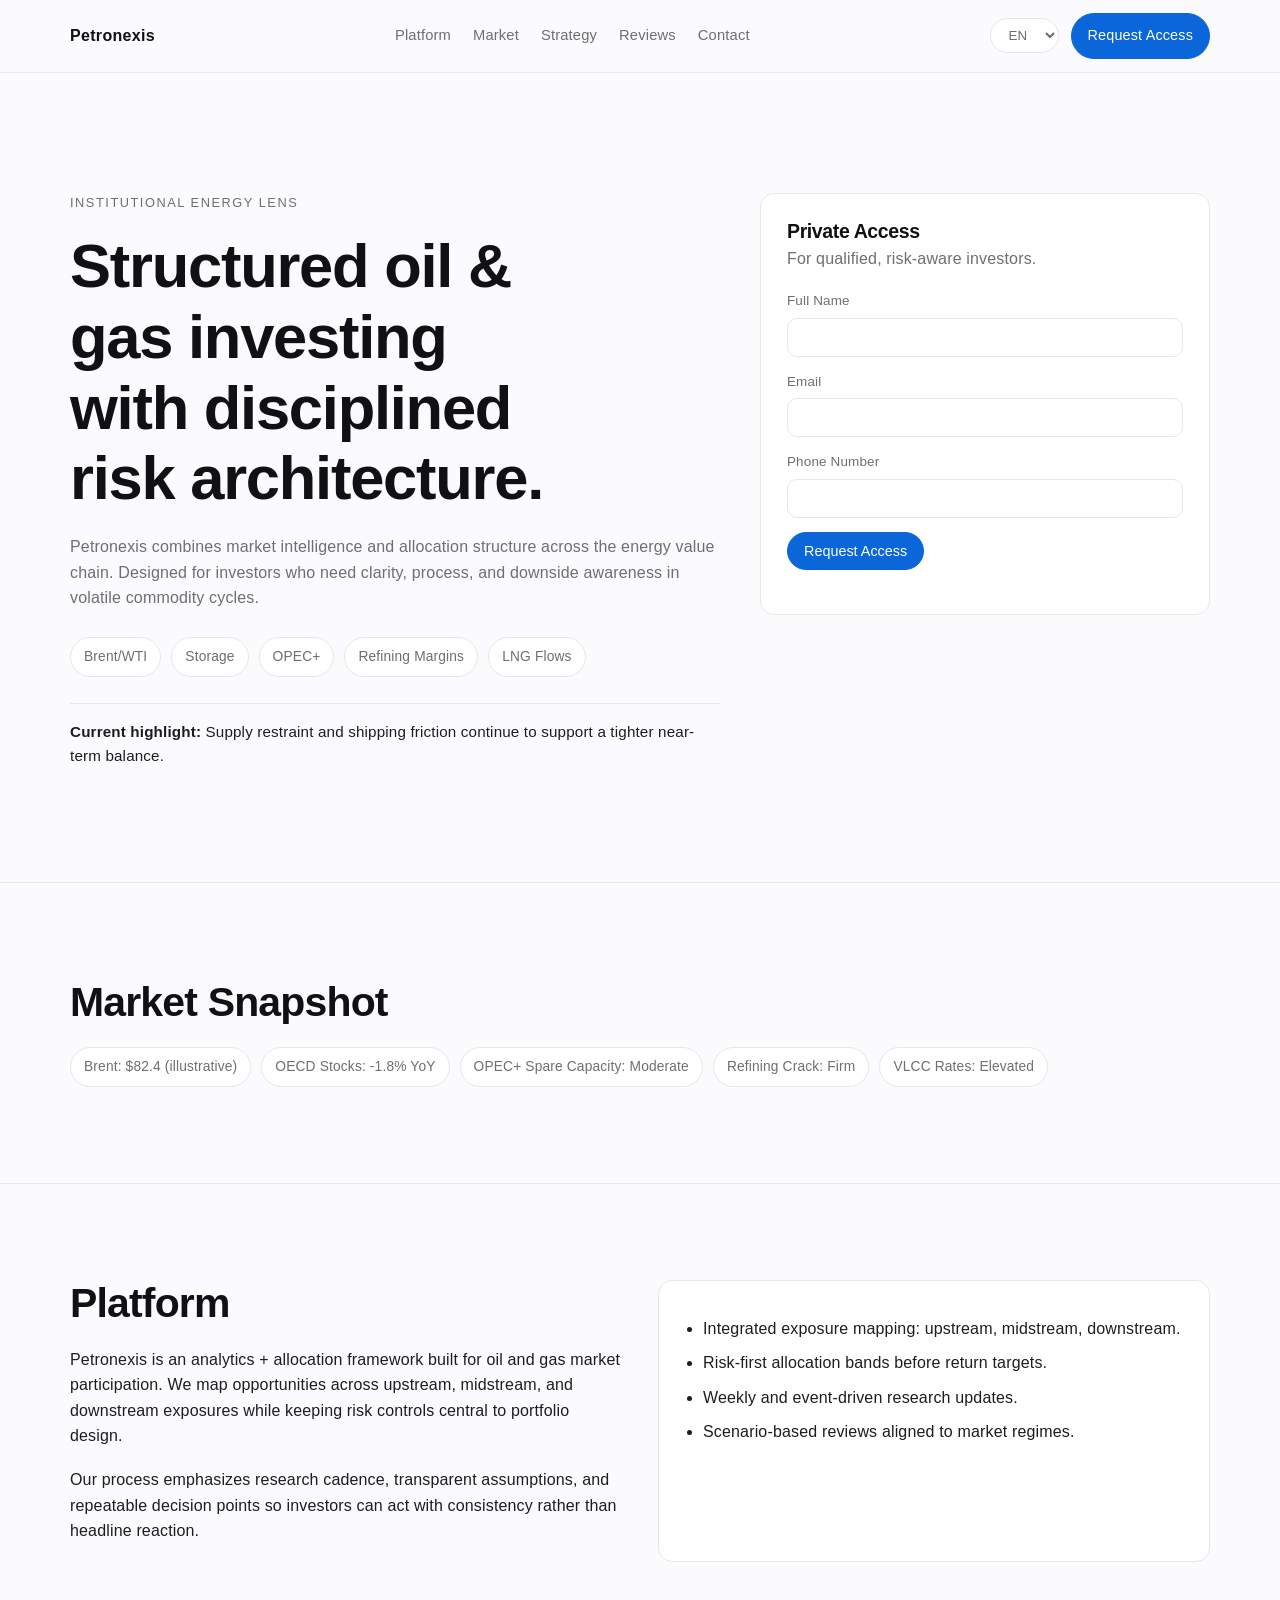
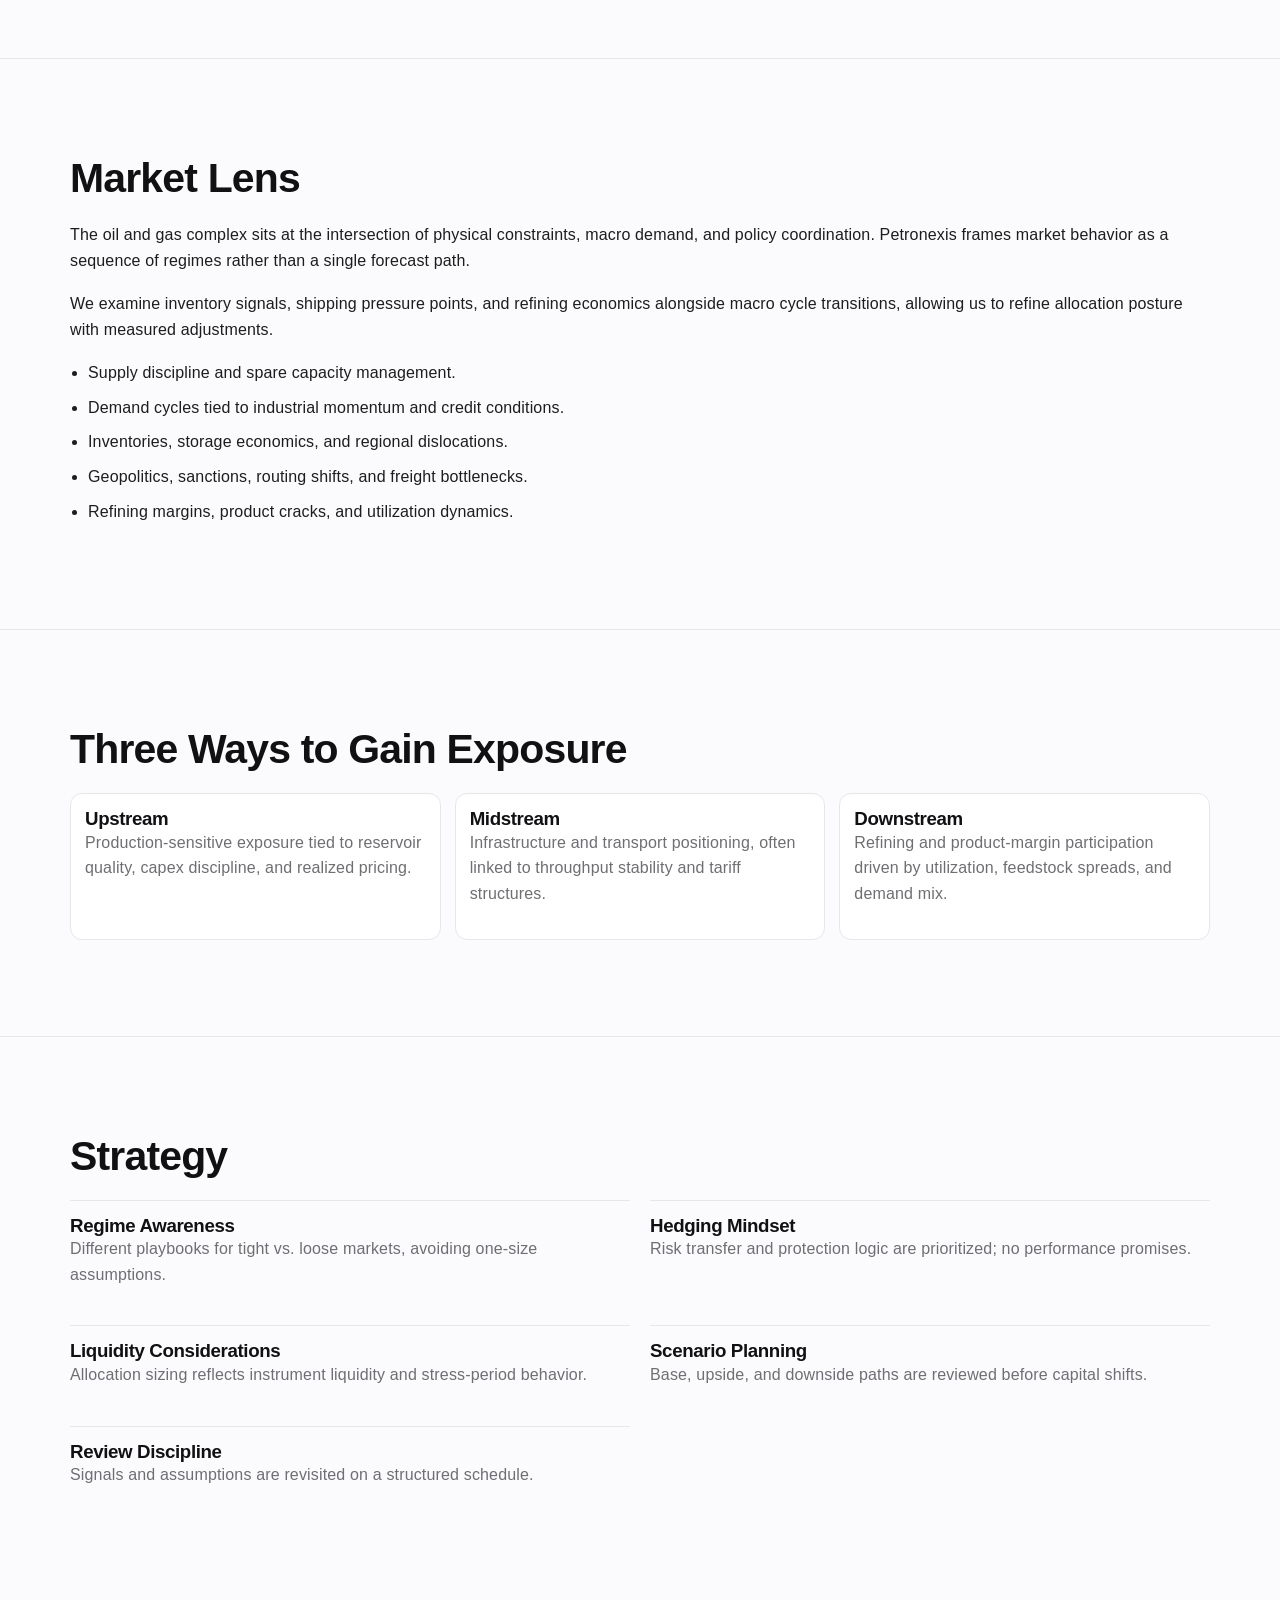
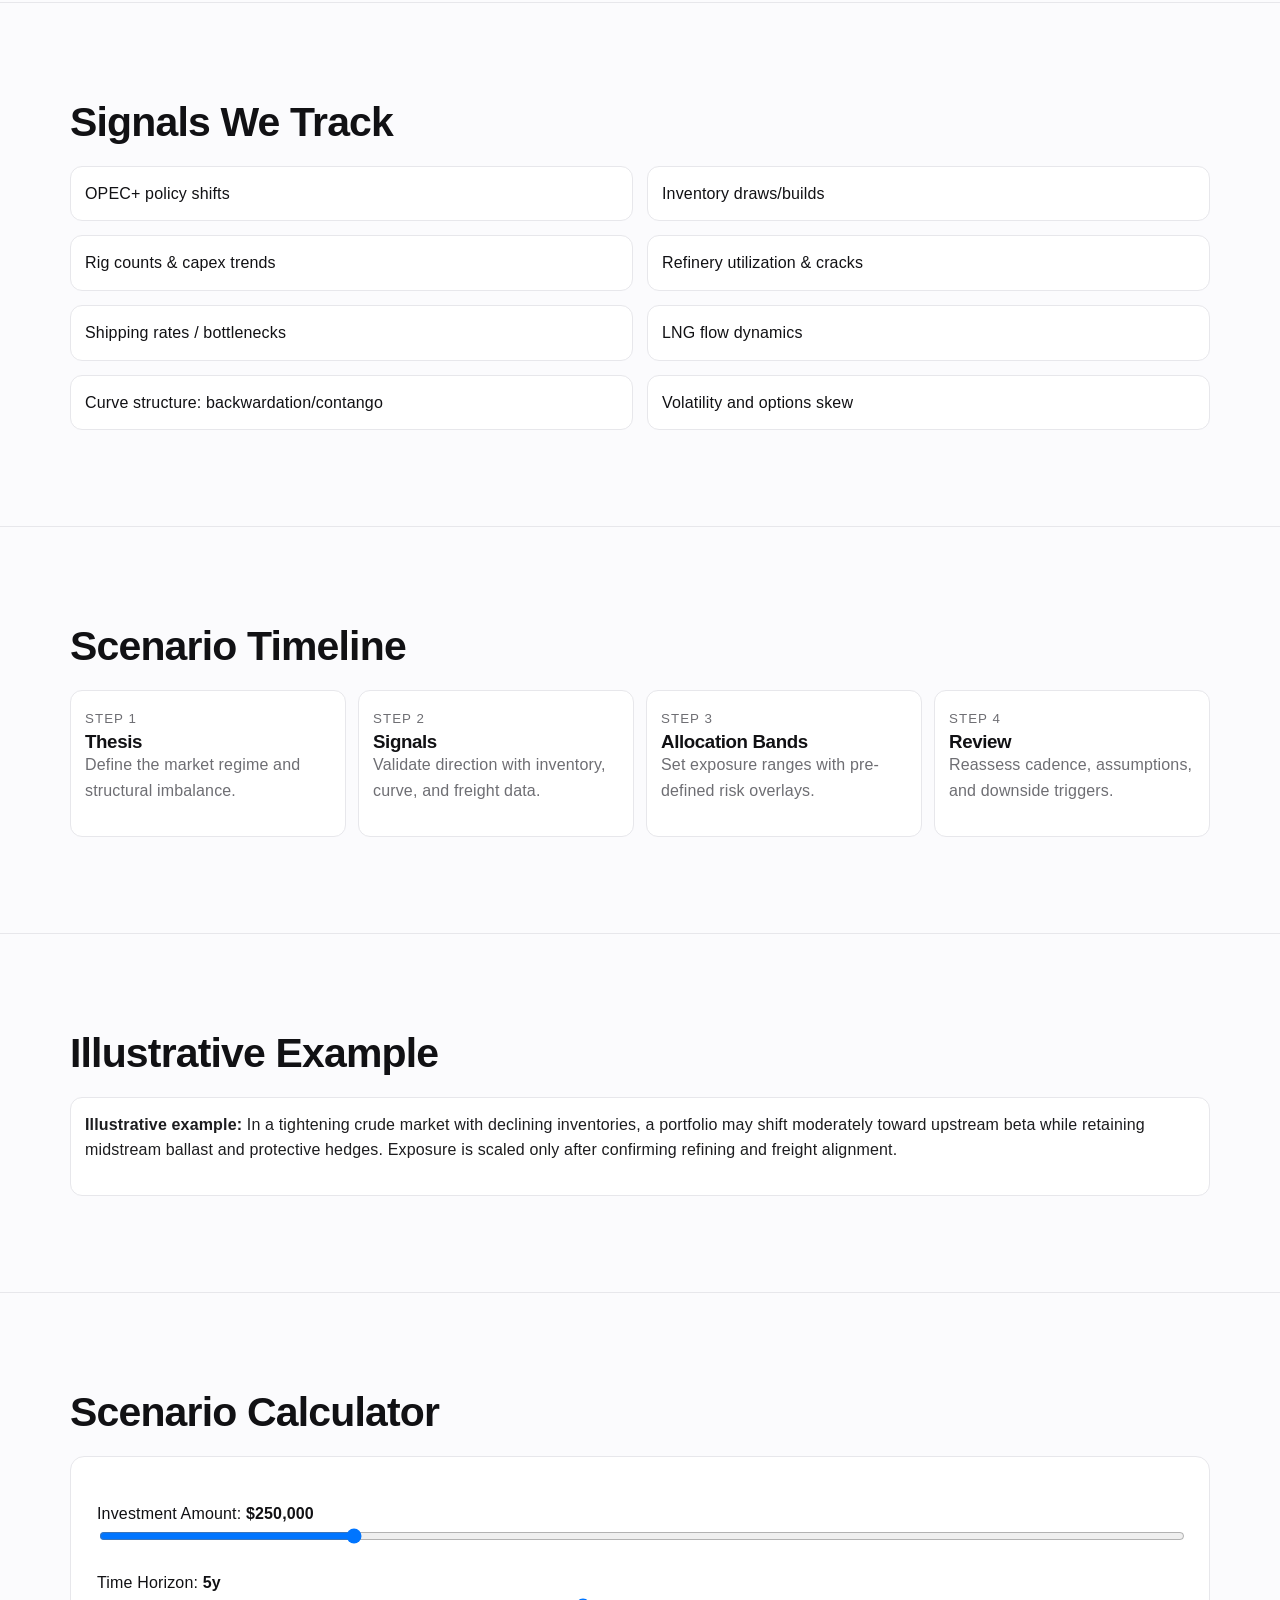
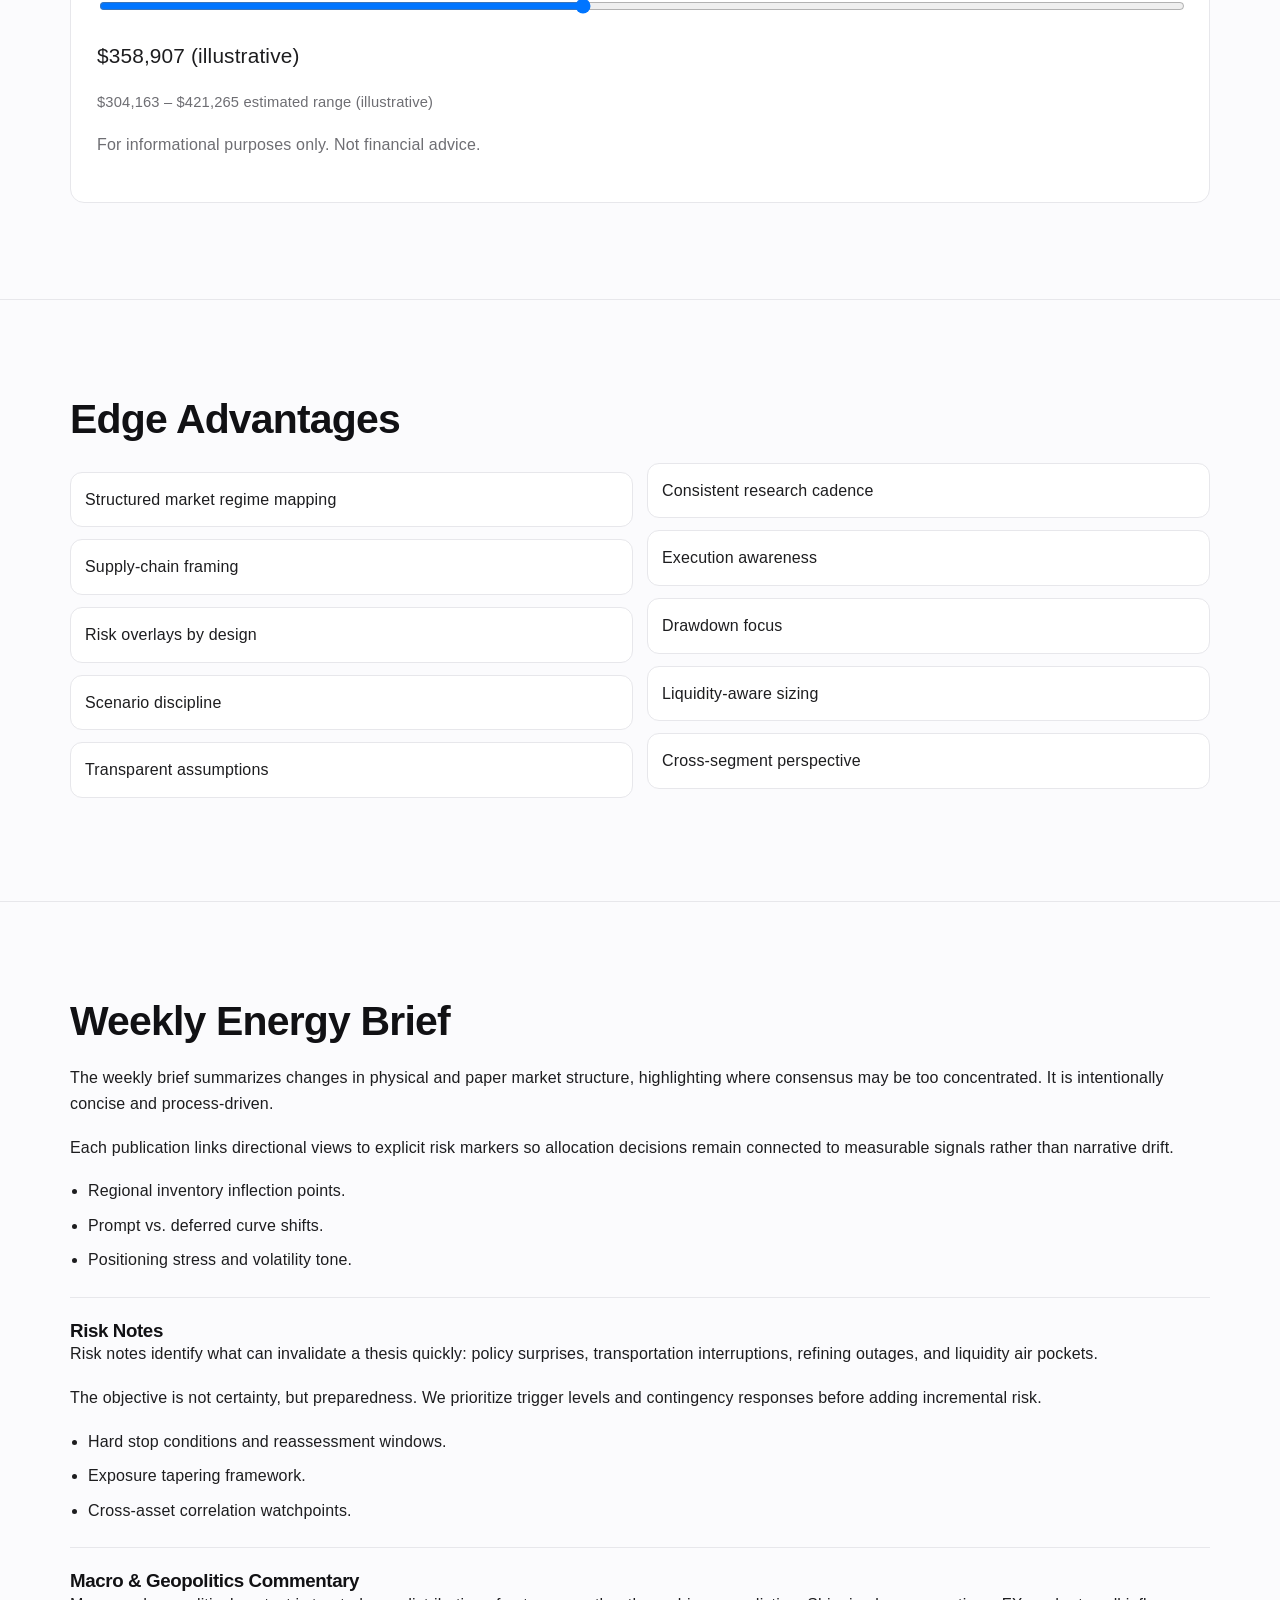
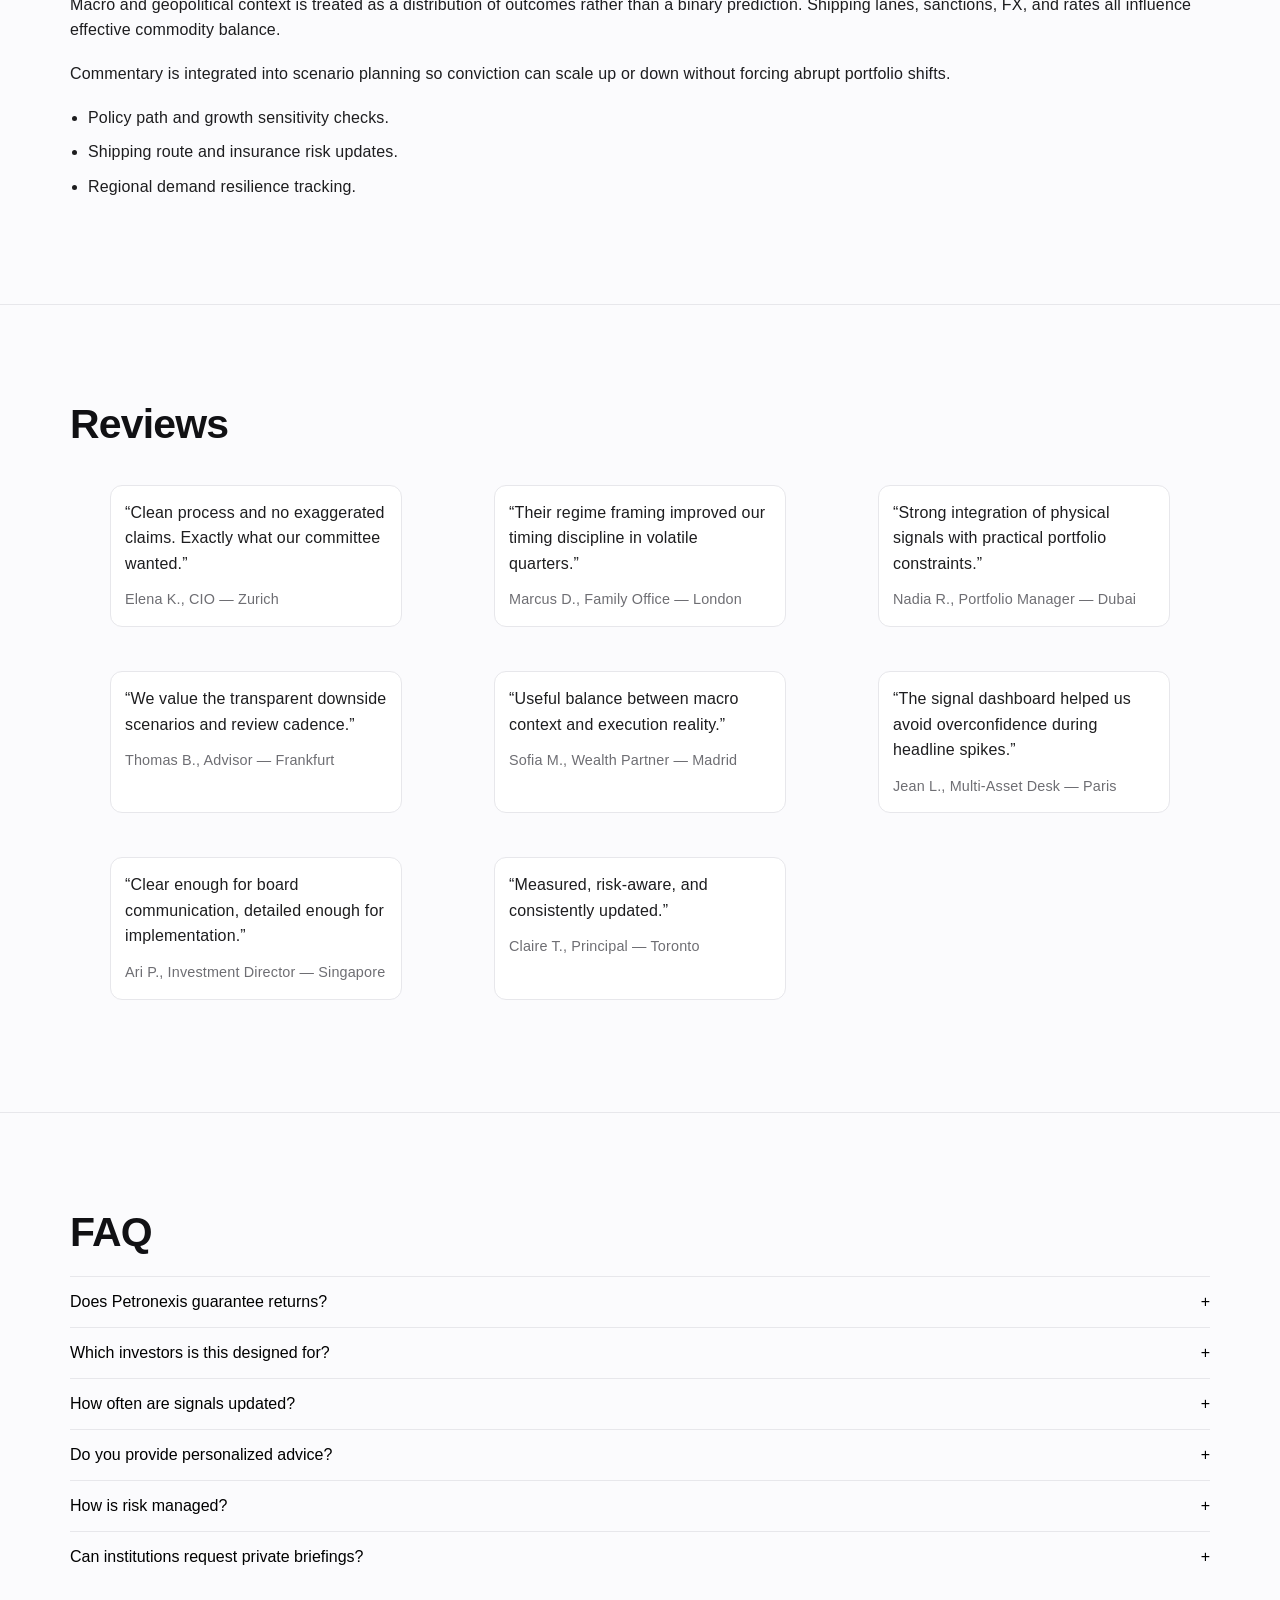
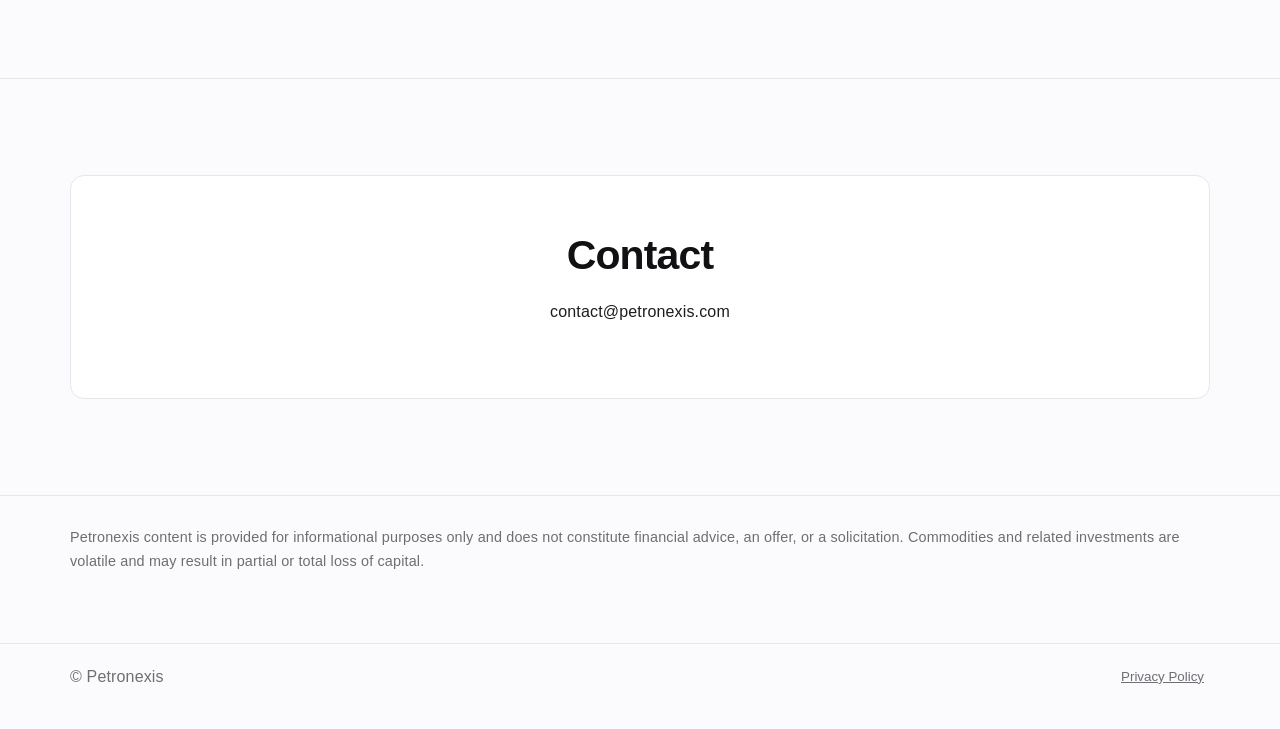
<file: index.html>
<!doctype html>
<html lang="en">
<head>
  <meta charset="UTF-8">
  <meta name="viewport" content="width=device-width, initial-scale=1.0">
  <meta name="description" content="Petronexis offers structured, risk-aware oil and gas market analytics and allocation insights.">
  <title>Petronexis — Structured Oil & Gas Investing</title>
  <link rel="stylesheet" href="./assets/styles.css">
  <script defer src="./assets/main.js"></script>
  <link rel="icon" href="./assets/favicon.svg" type="image/svg+xml">
</head>
<body>
  <header class="site-header">
    <div class="container nav-wrap">
      <a href="#" class="brand">Petronexis</a>
      <nav class="main-nav" aria-label="Primary">
        <a href="#platform">Platform</a>
        <a href="#market">Market</a>
        <a href="#strategy">Strategy</a>
        <a href="#reviews">Reviews</a>
        <a href="#contact">Contact</a>
      </nav>
      <div class="header-actions">
        <select id="languageSelect" class="lang-select" aria-label="Language">
          <option value="./index.html" selected>EN</option>
          <option value="./de/index.html">DE</option>
          <option value="./fr/index.html">FR</option>
          <option value="./es/index.html">ES</option>
          <option value="./it/index.html">IT</option>
        </select>
        <a href="#contact" class="button">Request Access</a>
      </div>
    </div>
  </header>

  <main>
    <section class="hero">
      <div class="container hero-grid">
        <div class="reveal">
          <p class="kicker">Institutional Energy Lens</p>
          <h1>Structured oil &amp; gas investing with disciplined risk architecture.</h1>
          <p class="muted">Petronexis combines market intelligence and allocation structure across the energy value chain. Designed for investors who need clarity, process, and downside awareness in volatile commodity cycles.</p>
          <div class="signal-pills" aria-label="Signals">
            <span>Brent/WTI</span><span>Storage</span><span>OPEC+</span><span>Refining Margins</span><span>LNG Flows</span>
          </div>
          <p class="highlight-line"><strong>Current highlight:</strong> Supply restraint and shipping friction continue to support a tighter near-term balance.</p>
        </div>
        <aside class="card form-card reveal">
          <h3>Private Access</h3>
          <p class="muted">For qualified, risk-aware investors.</p>
          <form data-demo-form data-message="Demo form — submission disabled">
            <label for="name">Full Name</label>
            <input id="name" name="name" type="text" required>
            <label for="email">Email</label>
            <input id="email" name="email" type="email" required>
            <label for="phone">Phone Number</label>
            <input id="phone" name="phone" type="tel" required>
            <button class="button" type="submit">Request Access</button>
            <p class="inline-msg" aria-live="polite"></p>
          </form>
        </aside>
      </div>
    </section>

    <section class="separator">
      <div class="container reveal">
        <h2>Market Snapshot</h2>
        <div class="snapshot">
          <span class="snapshot-chip">Brent: $82.4 (illustrative)</span>
          <span class="snapshot-chip">OECD Stocks: -1.8% YoY</span>
          <span class="snapshot-chip">OPEC+ Spare Capacity: Moderate</span>
          <span class="snapshot-chip">Refining Crack: Firm</span>
          <span class="snapshot-chip">VLCC Rates: Elevated</span>
        </div>
      </div>
    </section>

    <section id="platform" class="separator">
      <div class="container two-col reveal">
        <div>
          <h2>Platform</h2>
          <p>Petronexis is an analytics + allocation framework built for oil and gas market participation. We map opportunities across upstream, midstream, and downstream exposures while keeping risk controls central to portfolio design.</p>
          <p>Our process emphasizes research cadence, transparent assumptions, and repeatable decision points so investors can act with consistency rather than headline reaction.</p>
        </div>
        <div class="card">
          <ul>
            <li>Integrated exposure mapping: upstream, midstream, downstream.</li>
            <li>Risk-first allocation bands before return targets.</li>
            <li>Weekly and event-driven research updates.</li>
            <li>Scenario-based reviews aligned to market regimes.</li>
          </ul>
        </div>
      </div>
    </section>

    <section id="market" class="separator">
      <div class="container reveal">
        <h2>Market Lens</h2>
        <p>The oil and gas complex sits at the intersection of physical constraints, macro demand, and policy coordination. Petronexis frames market behavior as a sequence of regimes rather than a single forecast path.</p>
        <p>We examine inventory signals, shipping pressure points, and refining economics alongside macro cycle transitions, allowing us to refine allocation posture with measured adjustments.</p>
        <ul>
          <li>Supply discipline and spare capacity management.</li>
          <li>Demand cycles tied to industrial momentum and credit conditions.</li>
          <li>Inventories, storage economics, and regional dislocations.</li>
          <li>Geopolitics, sanctions, routing shifts, and freight bottlenecks.</li>
          <li>Refining margins, product cracks, and utilization dynamics.</li>
        </ul>
      </div>
    </section>

    <section class="separator">
      <div class="container reveal">
        <h2>Three Ways to Gain Exposure</h2>
        <div class="exposure">
          <article><h3>Upstream</h3><p class="muted">Production-sensitive exposure tied to reservoir quality, capex discipline, and realized pricing.</p></article>
          <article><h3>Midstream</h3><p class="muted">Infrastructure and transport positioning, often linked to throughput stability and tariff structures.</p></article>
          <article><h3>Downstream</h3><p class="muted">Refining and product-margin participation driven by utilization, feedstock spreads, and demand mix.</p></article>
        </div>
      </div>
    </section>

    <section id="strategy" class="separator">
      <div class="container reveal">
        <h2>Strategy</h2>
        <div class="subsections">
          <article><h3>Regime Awareness</h3><p class="muted">Different playbooks for tight vs. loose markets, avoiding one-size assumptions.</p></article>
          <article><h3>Hedging Mindset</h3><p class="muted">Risk transfer and protection logic are prioritized; no performance promises.</p></article>
          <article><h3>Liquidity Considerations</h3><p class="muted">Allocation sizing reflects instrument liquidity and stress-period behavior.</p></article>
          <article><h3>Scenario Planning</h3><p class="muted">Base, upside, and downside paths are reviewed before capital shifts.</p></article>
          <article><h3>Review Discipline</h3><p class="muted">Signals and assumptions are revisited on a structured schedule.</p></article>
        </div>
      </div>
    </section>

    <section class="separator">
      <div class="container reveal">
        <h2>Signals We Track</h2>
        <div class="min-grid">
          <div>OPEC+ policy shifts</div><div>Inventory draws/builds</div><div>Rig counts &amp; capex trends</div><div>Refinery utilization &amp; cracks</div>
          <div>Shipping rates / bottlenecks</div><div>LNG flow dynamics</div><div>Curve structure: backwardation/contango</div><div>Volatility and options skew</div>
        </div>
      </div>
    </section>

    <section class="separator">
      <div class="container reveal">
        <h2>Scenario Timeline</h2>
        <div class="timeline">
          <div class="step"><small>Step 1</small><h3>Thesis</h3><p class="muted">Define the market regime and structural imbalance.</p></div>
          <div class="step"><small>Step 2</small><h3>Signals</h3><p class="muted">Validate direction with inventory, curve, and freight data.</p></div>
          <div class="step"><small>Step 3</small><h3>Allocation Bands</h3><p class="muted">Set exposure ranges with pre-defined risk overlays.</p></div>
          <div class="step"><small>Step 4</small><h3>Review</h3><p class="muted">Reassess cadence, assumptions, and downside triggers.</p></div>
        </div>
      </div>
    </section>

    <section class="separator">
      <div class="container reveal">
        <h2>Illustrative Example</h2>
        <div class="case-block">
          <p><strong>Illustrative example:</strong> In a tightening crude market with declining inventories, a portfolio may shift moderately toward upstream beta while retaining midstream ballast and protective hedges. Exposure is scaled only after confirming refining and freight alignment.</p>
        </div>
      </div>
    </section>

    <section class="separator">
      <div class="container reveal">
        <h2>Scenario Calculator</h2>
        <div class="card">
          <div class="calc-row">
            <label for="investmentAmount">Investment Amount: <strong id="amountValue"></strong></label>
            <input id="investmentAmount" type="range" min="25000" max="1000000" step="5000" value="250000">
          </div>
          <div class="calc-row">
            <label for="timeHorizon">Time Horizon: <strong id="horizonValue"></strong></label>
            <input id="timeHorizon" type="range" min="1" max="10" value="5">
          </div>
          <p class="output" id="projectionOutput">—</p>
          <p class="range-output" id="rangeOutput">—</p>
          <p class="muted">For informational purposes only. Not financial advice.</p>
        </div>
      </div>
    </section>

    <section class="separator">
      <div class="container reveal">
        <h2>Edge Advantages</h2>
        <ul class="edge-list">
          <li>Structured market regime mapping</li><li>Supply-chain framing</li><li>Risk overlays by design</li><li>Scenario discipline</li><li>Transparent assumptions</li>
          <li>Consistent research cadence</li><li>Execution awareness</li><li>Drawdown focus</li><li>Liquidity-aware sizing</li><li>Cross-segment perspective</li>
        </ul>
      </div>
    </section>

    <section class="separator">
      <div class="container reveal">
        <h2>Weekly Energy Brief</h2>
        <p>The weekly brief summarizes changes in physical and paper market structure, highlighting where consensus may be too concentrated. It is intentionally concise and process-driven.</p>
        <p>Each publication links directional views to explicit risk markers so allocation decisions remain connected to measurable signals rather than narrative drift.</p>
        <ul>
          <li>Regional inventory inflection points.</li>
          <li>Prompt vs. deferred curve shifts.</li>
          <li>Positioning stress and volatility tone.</li>
        </ul>

        <div class="long-block">
          <h3>Risk Notes</h3>
          <p>Risk notes identify what can invalidate a thesis quickly: policy surprises, transportation interruptions, refining outages, and liquidity air pockets.</p>
          <p>The objective is not certainty, but preparedness. We prioritize trigger levels and contingency responses before adding incremental risk.</p>
          <ul>
            <li>Hard stop conditions and reassessment windows.</li>
            <li>Exposure tapering framework.</li>
            <li>Cross-asset correlation watchpoints.</li>
          </ul>
        </div>

        <div class="long-block">
          <h3>Macro &amp; Geopolitics Commentary</h3>
          <p>Macro and geopolitical context is treated as a distribution of outcomes rather than a binary prediction. Shipping lanes, sanctions, FX, and rates all influence effective commodity balance.</p>
          <p>Commentary is integrated into scenario planning so conviction can scale up or down without forcing abrupt portfolio shifts.</p>
          <ul>
            <li>Policy path and growth sensitivity checks.</li>
            <li>Shipping route and insurance risk updates.</li>
            <li>Regional demand resilience tracking.</li>
          </ul>
        </div>
      </div>
    </section>

    <section id="reviews" class="separator">
      <div class="container reveal">
        <h2>Reviews</h2>
        <div class="reviews-grid">
          <blockquote class="quote"><p>“Clean process and no exaggerated claims. Exactly what our committee wanted.”</p><cite>Elena K., CIO — Zurich</cite></blockquote>
          <blockquote class="quote"><p>“Their regime framing improved our timing discipline in volatile quarters.”</p><cite>Marcus D., Family Office — London</cite></blockquote>
          <blockquote class="quote"><p>“Strong integration of physical signals with practical portfolio constraints.”</p><cite>Nadia R., Portfolio Manager — Dubai</cite></blockquote>
          <blockquote class="quote"><p>“We value the transparent downside scenarios and review cadence.”</p><cite>Thomas B., Advisor — Frankfurt</cite></blockquote>
          <blockquote class="quote"><p>“Useful balance between macro context and execution reality.”</p><cite>Sofia M., Wealth Partner — Madrid</cite></blockquote>
          <blockquote class="quote"><p>“The signal dashboard helped us avoid overconfidence during headline spikes.”</p><cite>Jean L., Multi-Asset Desk — Paris</cite></blockquote>
          <blockquote class="quote"><p>“Clear enough for board communication, detailed enough for implementation.”</p><cite>Ari P., Investment Director — Singapore</cite></blockquote>
          <blockquote class="quote"><p>“Measured, risk-aware, and consistently updated.”</p><cite>Claire T., Principal — Toronto</cite></blockquote>
        </div>
      </div>
    </section>

    <section class="separator">
      <div class="container reveal">
        <h2>FAQ</h2>
        <div class="faq-item"><button class="faq-btn" aria-expanded="false">Does Petronexis guarantee returns?<span>+</span></button><div class="faq-content"><p>No. Petronexis provides structured research and allocation frameworks only.</p></div></div>
        <div class="faq-item"><button class="faq-btn" aria-expanded="false">Which investors is this designed for?<span>+</span></button><div class="faq-content"><p>Risk-aware investors seeking disciplined energy-market exposure.</p></div></div>
        <div class="faq-item"><button class="faq-btn" aria-expanded="false">How often are signals updated?<span>+</span></button><div class="faq-content"><p>On weekly cadence with event-driven updates during market stress.</p></div></div>
        <div class="faq-item"><button class="faq-btn" aria-expanded="false">Do you provide personalized advice?<span>+</span></button><div class="faq-content"><p>No. Content is informational and not individualized investment advice.</p></div></div>
        <div class="faq-item"><button class="faq-btn" aria-expanded="false">How is risk managed?<span>+</span></button><div class="faq-content"><p>Through scenario bands, hedging logic, and liquidity-aware sizing principles.</p></div></div>
        <div class="faq-item"><button class="faq-btn" aria-expanded="false">Can institutions request private briefings?<span>+</span></button><div class="faq-content"><p>Yes, via the access request form for qualified counterparties.</p></div></div>
      </div>
    </section>

    <section id="contact" class="separator">
      <div class="container reveal">
        <div class="card contact-block">
          <h2>Contact</h2>
          <p><a href="mailto:contact@petronexis.com">contact@petronexis.com</a></p>
        </div>
      </div>
    </section>

    <section class="disclaimer">
      <div class="container">
        Petronexis content is provided for informational purposes only and does not constitute financial advice, an offer, or a solicitation. Commodities and related investments are volatile and may result in partial or total loss of capital.
      </div>
    </section>
  </main>

  <footer>
    <div class="container footer-row">
      <span>© Petronexis</span>
      <button class="text-btn" data-open-privacy>Privacy Policy</button>
    </div>
  </footer>

  <div class="modal" id="privacyModal" role="dialog" aria-modal="true" aria-labelledby="privacyTitle">
    <div class="modal-card">
      <div class="modal-top">
        <h2 id="privacyTitle">Privacy Policy</h2>
        <button class="close-btn" data-close-privacy aria-label="Close">×</button>
      </div>
      <p>Petronexis collects only the information voluntarily entered in the demo contact form. Form submissions on this site are disabled and are not sent to any server.</p>
      <p>When production channels are enabled, contact data may be used solely for investor communications, eligibility review, and service updates. Data is not sold.</p>
      <p>Users may request correction or deletion of personal data by contacting contact@petronexis.com. We retain data only as long as necessary for legitimate business or legal purposes.</p>
      <p>By using this site, you acknowledge that market information is illustrative and does not represent individualized investment advice.</p>
    </div>
  </div>
</body>
</html>
</file>
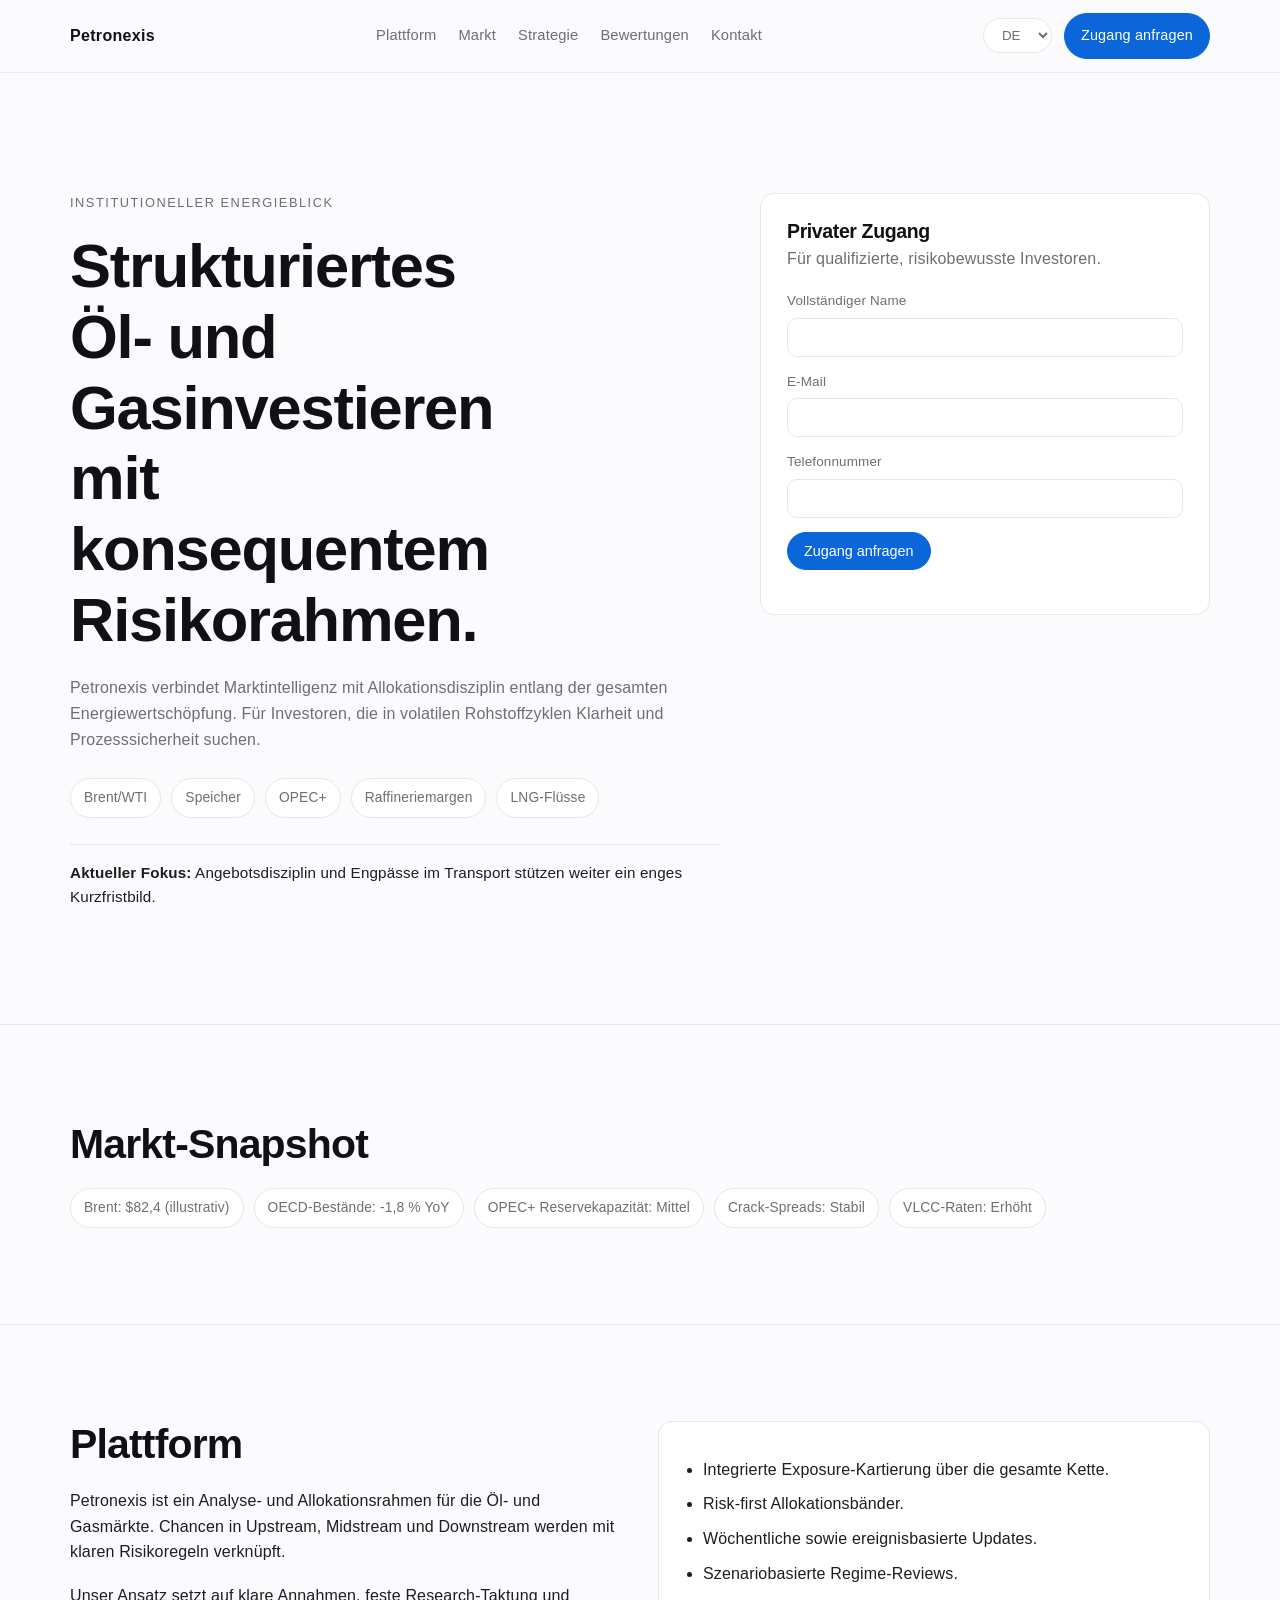
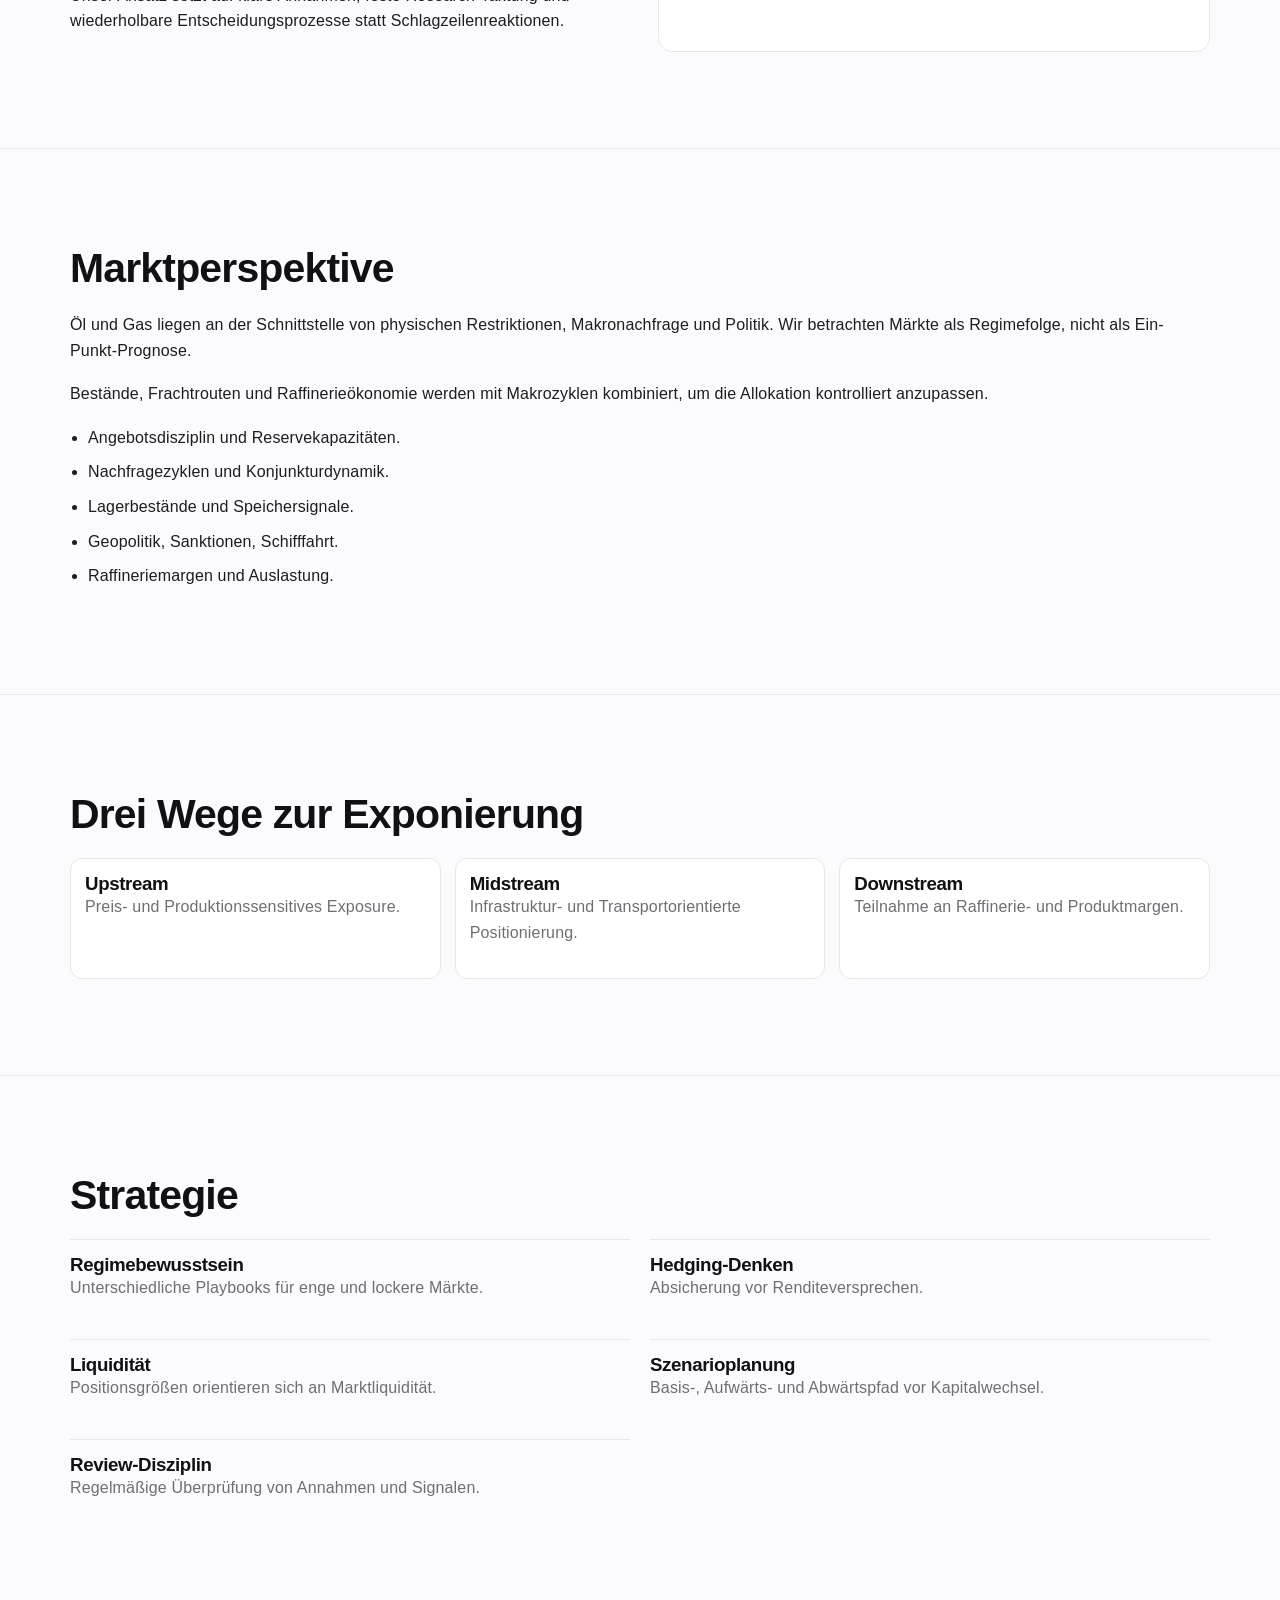
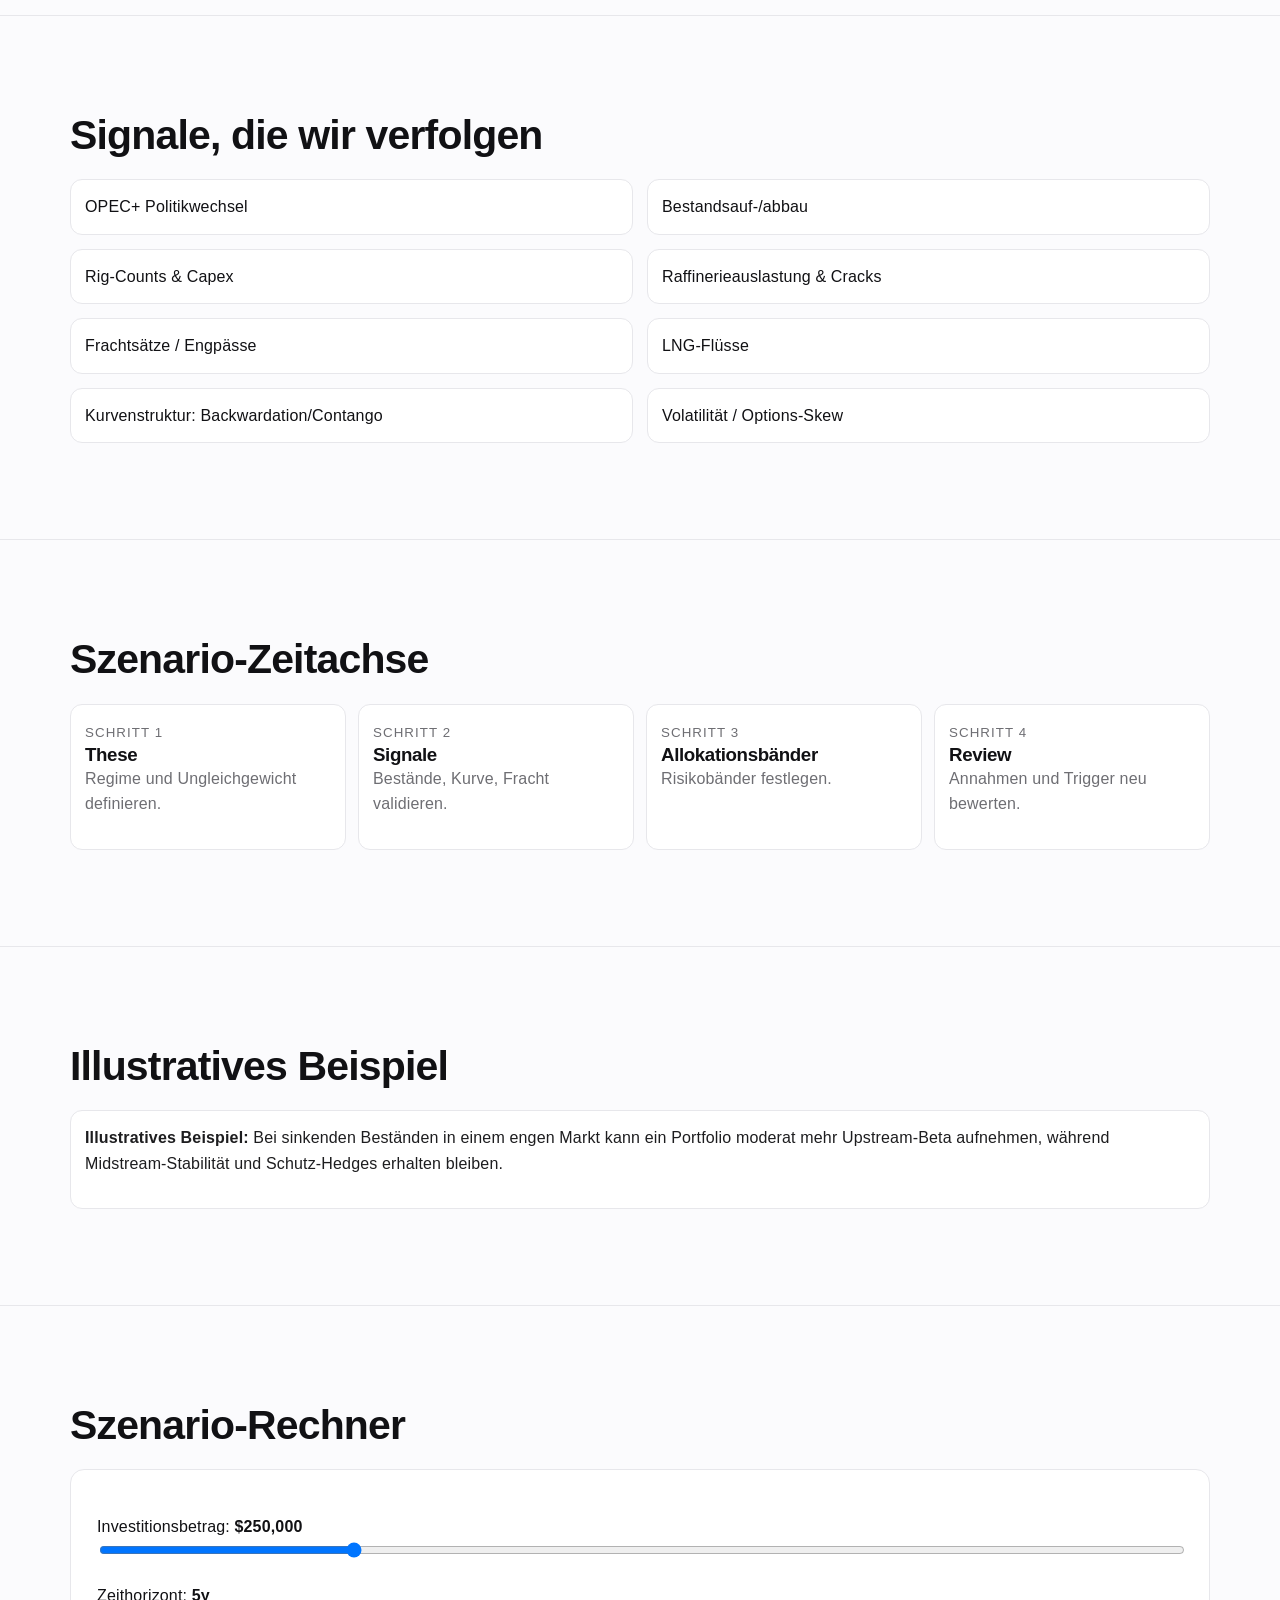
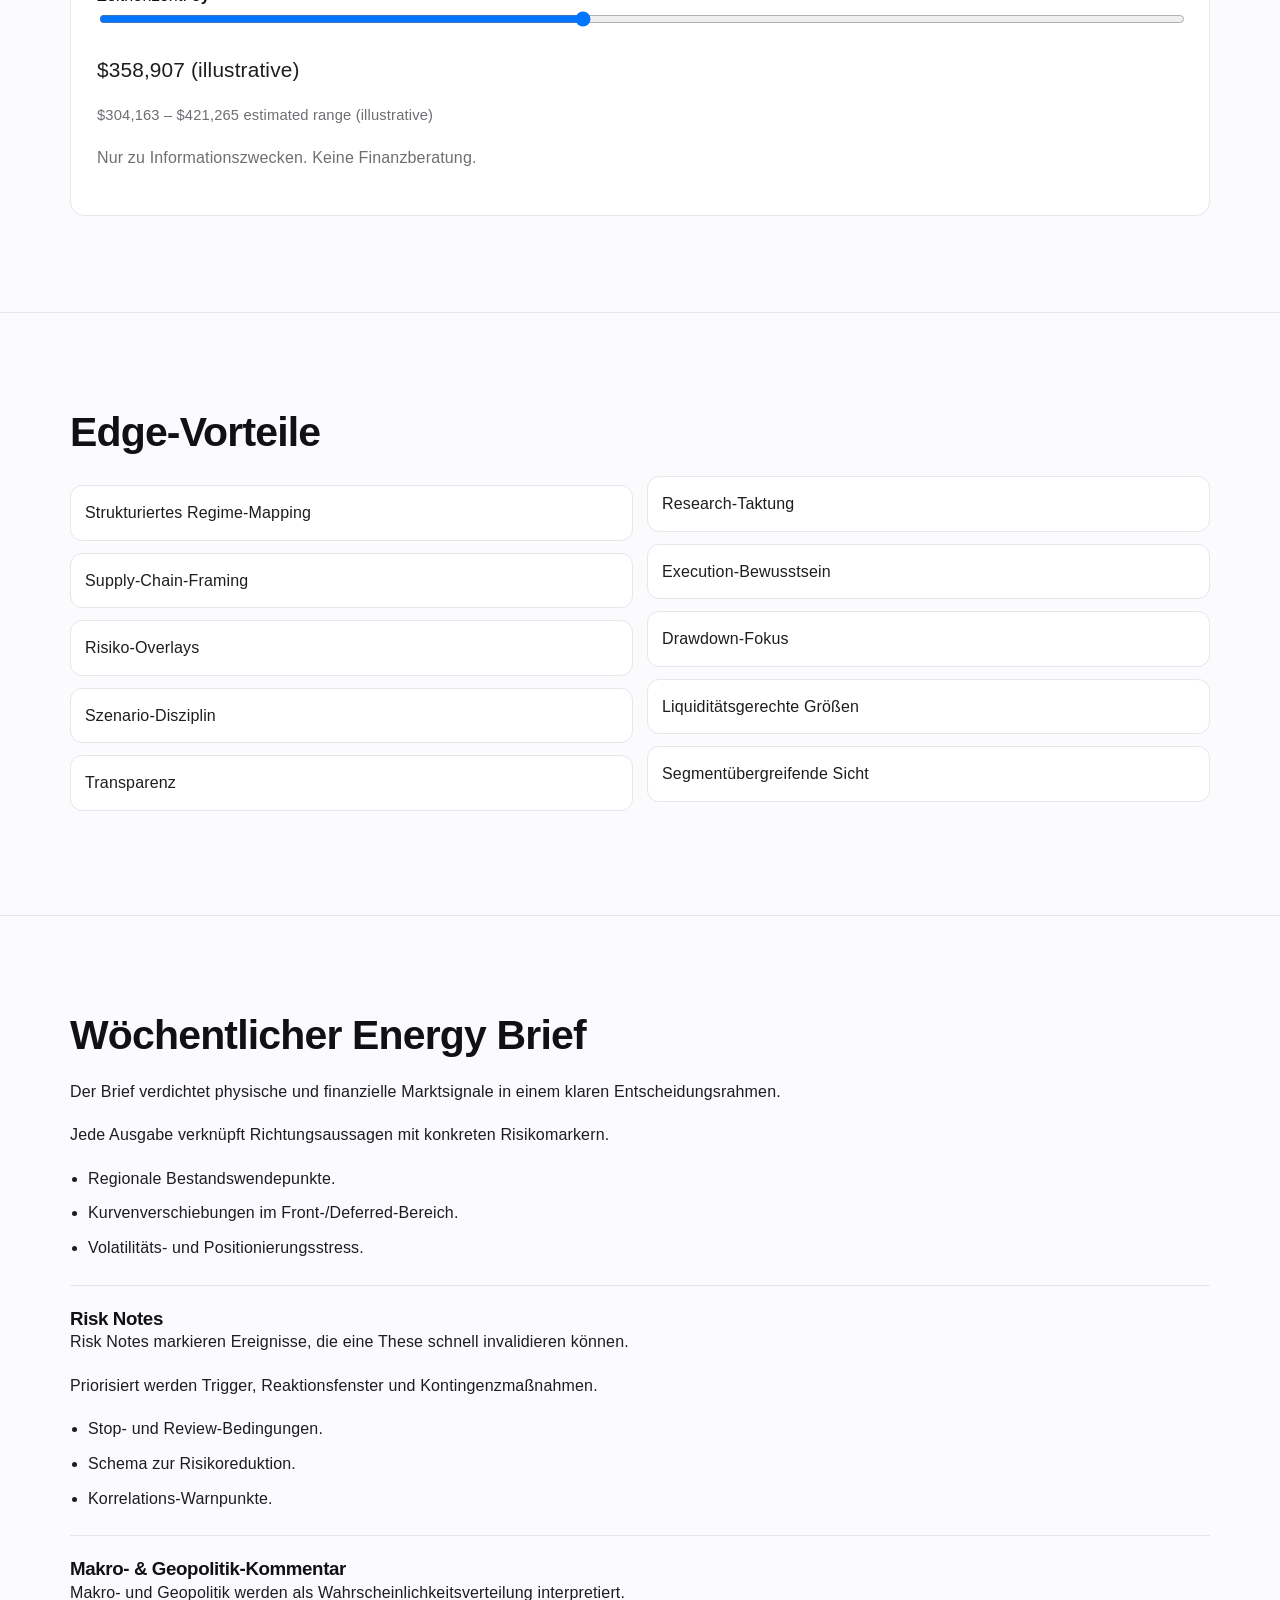
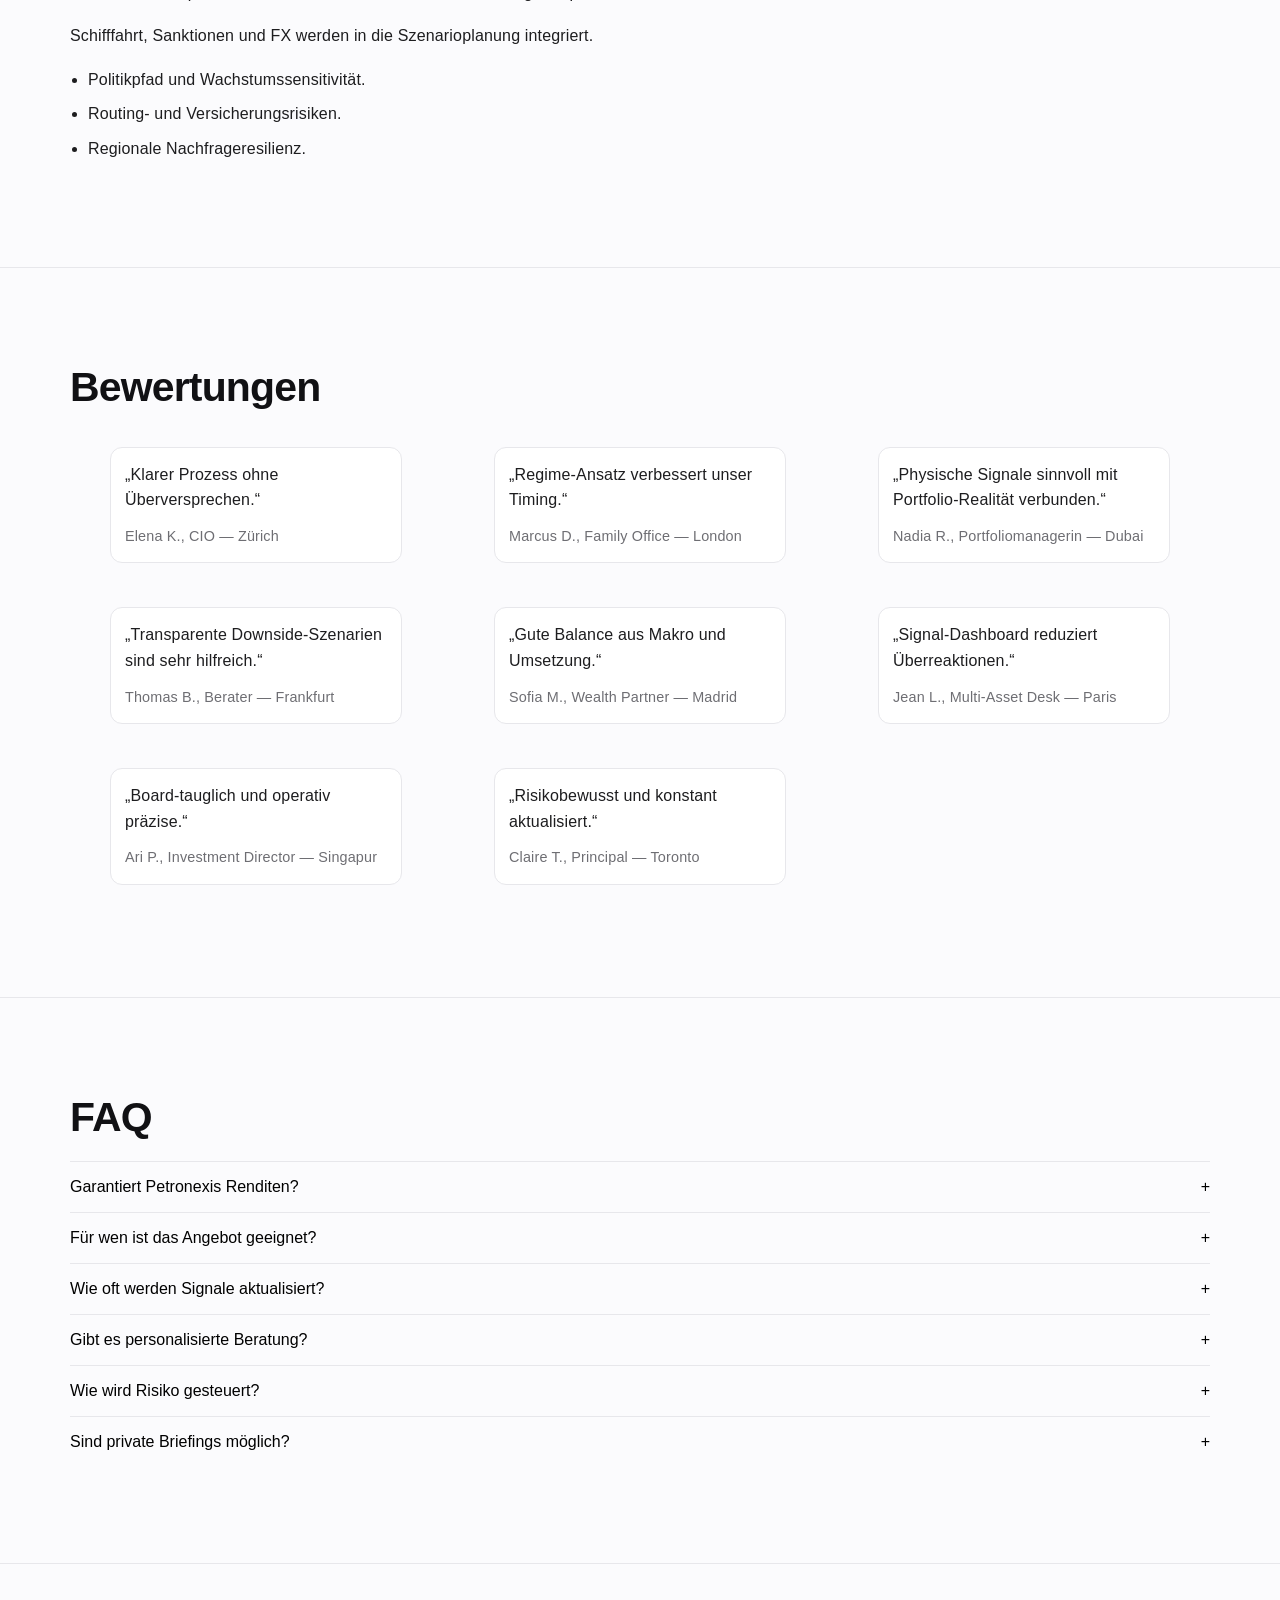
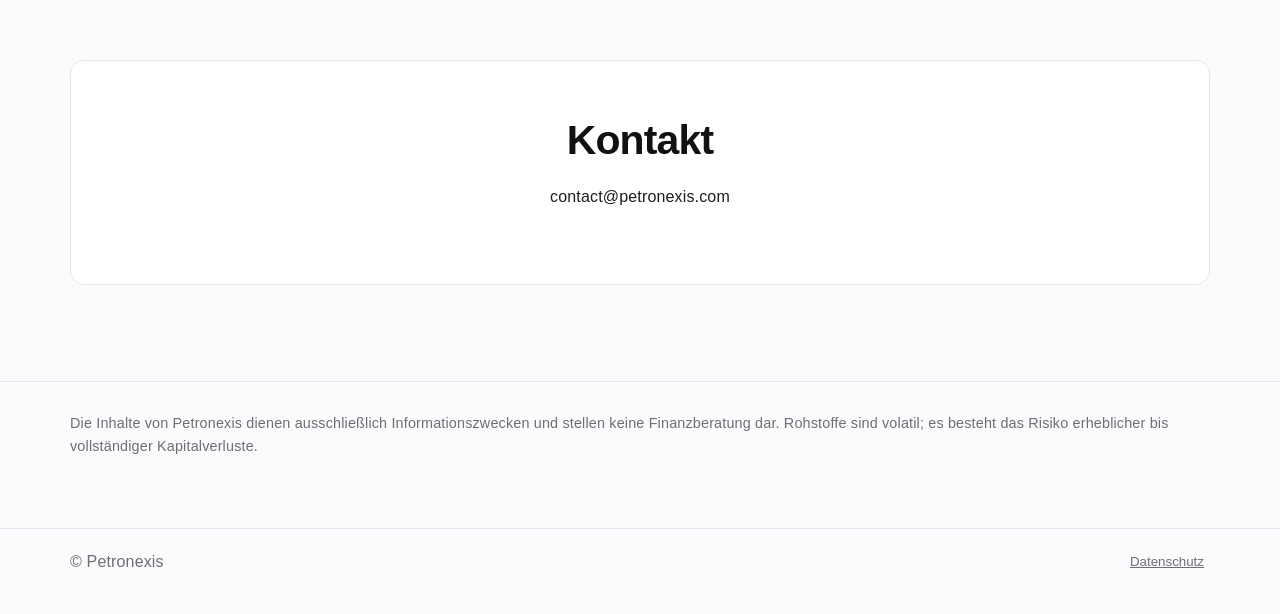
<file: de/index.html>
<!doctype html>
<html lang="de">
<head>
  <meta charset="UTF-8"><meta name="viewport" content="width=device-width, initial-scale=1.0">
  <meta name="description" content="Petronexis bietet strukturierte, risikobewusste Öl- und Gasmarkt-Analysen.">
  <title>Petronexis — Strukturierte Öl- & Gasinvestments</title>
  <link rel="stylesheet" href="../assets/styles.css">
  <script defer src="../assets/main.js"></script>
  <link rel="icon" href="../assets/favicon.svg" type="image/svg+xml">
</head>
<body>
<header class="site-header"><div class="container nav-wrap"><a href="#" class="brand">Petronexis</a><nav class="main-nav"><a href="#platform">Plattform</a><a href="#market">Markt</a><a href="#strategy">Strategie</a><a href="#reviews">Bewertungen</a><a href="#contact">Kontakt</a></nav><div class="header-actions"><select id="languageSelect" class="lang-select"><option value="../index.html">EN</option><option value="../de/index.html" selected>DE</option><option value="../fr/index.html">FR</option><option value="../es/index.html">ES</option><option value="../it/index.html">IT</option></select><a href="#contact" class="button">Zugang anfragen</a></div></div></header>
<main>
<section class="hero"><div class="container hero-grid"><div class="reveal"><p class="kicker">Institutioneller Energieblick</p><h1>Strukturiertes Öl- und Gasinvestieren mit konsequentem Risikorahmen.</h1><p class="muted">Petronexis verbindet Marktintelligenz mit Allokationsdisziplin entlang der gesamten Energiewertschöpfung. Für Investoren, die in volatilen Rohstoffzyklen Klarheit und Prozesssicherheit suchen.</p><div class="signal-pills"><span>Brent/WTI</span><span>Speicher</span><span>OPEC+</span><span>Raffineriemargen</span><span>LNG-Flüsse</span></div><p class="highlight-line"><strong>Aktueller Fokus:</strong> Angebotsdisziplin und Engpässe im Transport stützen weiter ein enges Kurzfristbild.</p></div><aside class="card form-card reveal"><h3>Privater Zugang</h3><p class="muted">Für qualifizierte, risikobewusste Investoren.</p><form data-demo-form data-message="Demo form — submission disabled"><label for="name">Vollständiger Name</label><input id="name" type="text" required><label for="email">E-Mail</label><input id="email" type="email" required><label for="phone">Telefonnummer</label><input id="phone" type="tel" required><button class="button" type="submit">Zugang anfragen</button><p class="inline-msg" aria-live="polite"></p></form></aside></div></section>
<section class="separator"><div class="container reveal"><h2>Markt-Snapshot</h2><div class="snapshot"><span class="snapshot-chip">Brent: $82,4 (illustrativ)</span><span class="snapshot-chip">OECD-Bestände: -1,8 % YoY</span><span class="snapshot-chip">OPEC+ Reservekapazität: Mittel</span><span class="snapshot-chip">Crack-Spreads: Stabil</span><span class="snapshot-chip">VLCC-Raten: Erhöht</span></div></div></section>
<section id="platform" class="separator"><div class="container two-col reveal"><div><h2>Plattform</h2><p>Petronexis ist ein Analyse- und Allokationsrahmen für die Öl- und Gasmärkte. Chancen in Upstream, Midstream und Downstream werden mit klaren Risikoregeln verknüpft.</p><p>Unser Ansatz setzt auf klare Annahmen, feste Research-Taktung und wiederholbare Entscheidungsprozesse statt Schlagzeilenreaktionen.</p></div><div class="card"><ul><li>Integrierte Exposure-Kartierung über die gesamte Kette.</li><li>Risk-first Allokationsbänder.</li><li>Wöchentliche sowie ereignisbasierte Updates.</li><li>Szenariobasierte Regime-Reviews.</li></ul></div></div></section>
<section id="market" class="separator"><div class="container reveal"><h2>Marktperspektive</h2><p>Öl und Gas liegen an der Schnittstelle von physischen Restriktionen, Makronachfrage und Politik. Wir betrachten Märkte als Regimefolge, nicht als Ein-Punkt-Prognose.</p><p>Bestände, Frachtrouten und Raffinerieökonomie werden mit Makrozyklen kombiniert, um die Allokation kontrolliert anzupassen.</p><ul><li>Angebotsdisziplin und Reservekapazitäten.</li><li>Nachfragezyklen und Konjunkturdynamik.</li><li>Lagerbestände und Speichersignale.</li><li>Geopolitik, Sanktionen, Schifffahrt.</li><li>Raffineriemargen und Auslastung.</li></ul></div></section>
<section class="separator"><div class="container reveal"><h2>Drei Wege zur Exponierung</h2><div class="exposure"><article><h3>Upstream</h3><p class="muted">Preis- und Produktionssensitives Exposure.</p></article><article><h3>Midstream</h3><p class="muted">Infrastruktur- und Transportorientierte Positionierung.</p></article><article><h3>Downstream</h3><p class="muted">Teilnahme an Raffinerie- und Produktmargen.</p></article></div></div></section>
<section id="strategy" class="separator"><div class="container reveal"><h2>Strategie</h2><div class="subsections"><article><h3>Regimebewusstsein</h3><p class="muted">Unterschiedliche Playbooks für enge und lockere Märkte.</p></article><article><h3>Hedging-Denken</h3><p class="muted">Absicherung vor Renditeversprechen.</p></article><article><h3>Liquidität</h3><p class="muted">Positionsgrößen orientieren sich an Marktliquidität.</p></article><article><h3>Szenarioplanung</h3><p class="muted">Basis-, Aufwärts- und Abwärtspfad vor Kapitalwechsel.</p></article><article><h3>Review-Disziplin</h3><p class="muted">Regelmäßige Überprüfung von Annahmen und Signalen.</p></article></div></div></section>
<section class="separator"><div class="container reveal"><h2>Signale, die wir verfolgen</h2><div class="min-grid"><div>OPEC+ Politikwechsel</div><div>Bestandsauf-/abbau</div><div>Rig-Counts & Capex</div><div>Raffinerieauslastung & Cracks</div><div>Frachtsätze / Engpässe</div><div>LNG-Flüsse</div><div>Kurvenstruktur: Backwardation/Contango</div><div>Volatilität / Options-Skew</div></div></div></section>
<section class="separator"><div class="container reveal"><h2>Szenario-Zeitachse</h2><div class="timeline"><div class="step"><small>Schritt 1</small><h3>These</h3><p class="muted">Regime und Ungleichgewicht definieren.</p></div><div class="step"><small>Schritt 2</small><h3>Signale</h3><p class="muted">Bestände, Kurve, Fracht validieren.</p></div><div class="step"><small>Schritt 3</small><h3>Allokationsbänder</h3><p class="muted">Risikobänder festlegen.</p></div><div class="step"><small>Schritt 4</small><h3>Review</h3><p class="muted">Annahmen und Trigger neu bewerten.</p></div></div></div></section>
<section class="separator"><div class="container reveal"><h2>Illustratives Beispiel</h2><div class="case-block"><p><strong>Illustratives Beispiel:</strong> Bei sinkenden Beständen in einem engen Markt kann ein Portfolio moderat mehr Upstream-Beta aufnehmen, während Midstream-Stabilität und Schutz-Hedges erhalten bleiben.</p></div></div></section>
<section class="separator"><div class="container reveal"><h2>Szenario-Rechner</h2><div class="card"><div class="calc-row"><label for="investmentAmount">Investitionsbetrag: <strong id="amountValue"></strong></label><input id="investmentAmount" type="range" min="25000" max="1000000" step="5000" value="250000"></div><div class="calc-row"><label for="timeHorizon">Zeithorizont: <strong id="horizonValue"></strong></label><input id="timeHorizon" type="range" min="1" max="10" value="5"></div><p class="output" id="projectionOutput">—</p><p class="range-output" id="rangeOutput">—</p><p class="muted">Nur zu Informationszwecken. Keine Finanzberatung.</p></div></div></section>
<section class="separator"><div class="container reveal"><h2>Edge-Vorteile</h2><ul class="edge-list"><li>Strukturiertes Regime-Mapping</li><li>Supply-Chain-Framing</li><li>Risiko-Overlays</li><li>Szenario-Disziplin</li><li>Transparenz</li><li>Research-Taktung</li><li>Execution-Bewusstsein</li><li>Drawdown-Fokus</li><li>Liquiditätsgerechte Größen</li><li>Segmentübergreifende Sicht</li></ul></div></section>
<section class="separator"><div class="container reveal"><h2>Wöchentlicher Energy Brief</h2><p>Der Brief verdichtet physische und finanzielle Marktsignale in einem klaren Entscheidungsrahmen.</p><p>Jede Ausgabe verknüpft Richtungsaussagen mit konkreten Risikomarkern.</p><ul><li>Regionale Bestandswendepunkte.</li><li>Kurvenverschiebungen im Front-/Deferred-Bereich.</li><li>Volatilitäts- und Positionierungsstress.</li></ul><div class="long-block"><h3>Risk Notes</h3><p>Risk Notes markieren Ereignisse, die eine These schnell invalidieren können.</p><p>Priorisiert werden Trigger, Reaktionsfenster und Kontingenzmaßnahmen.</p><ul><li>Stop- und Review-Bedingungen.</li><li>Schema zur Risikoreduktion.</li><li>Korrelations-Warnpunkte.</li></ul></div><div class="long-block"><h3>Makro- & Geopolitik-Kommentar</h3><p>Makro- und Geopolitik werden als Wahrscheinlichkeitsverteilung interpretiert.</p><p>Schifffahrt, Sanktionen und FX werden in die Szenarioplanung integriert.</p><ul><li>Politikpfad und Wachstumssensitivität.</li><li>Routing- und Versicherungsrisiken.</li><li>Regionale Nachfrageresilienz.</li></ul></div></div></section>
<section id="reviews" class="separator"><div class="container reveal"><h2>Bewertungen</h2><div class="reviews-grid"><blockquote class="quote"><p>„Klarer Prozess ohne Überversprechen.“</p><cite>Elena K., CIO — Zürich</cite></blockquote><blockquote class="quote"><p>„Regime-Ansatz verbessert unser Timing.“</p><cite>Marcus D., Family Office — London</cite></blockquote><blockquote class="quote"><p>„Physische Signale sinnvoll mit Portfolio-Realität verbunden.“</p><cite>Nadia R., Portfoliomanagerin — Dubai</cite></blockquote><blockquote class="quote"><p>„Transparente Downside-Szenarien sind sehr hilfreich.“</p><cite>Thomas B., Berater — Frankfurt</cite></blockquote><blockquote class="quote"><p>„Gute Balance aus Makro und Umsetzung.“</p><cite>Sofia M., Wealth Partner — Madrid</cite></blockquote><blockquote class="quote"><p>„Signal-Dashboard reduziert Überreaktionen.“</p><cite>Jean L., Multi-Asset Desk — Paris</cite></blockquote><blockquote class="quote"><p>„Board-tauglich und operativ präzise.“</p><cite>Ari P., Investment Director — Singapur</cite></blockquote><blockquote class="quote"><p>„Risikobewusst und konstant aktualisiert.“</p><cite>Claire T., Principal — Toronto</cite></blockquote></div></div></section>
<section class="separator"><div class="container reveal"><h2>FAQ</h2><div class="faq-item"><button class="faq-btn" aria-expanded="false">Garantiert Petronexis Renditen?<span>+</span></button><div class="faq-content"><p>Nein. Petronexis liefert strukturierte Marktforschung, keine Renditegarantie.</p></div></div><div class="faq-item"><button class="faq-btn" aria-expanded="false">Für wen ist das Angebot geeignet?<span>+</span></button><div class="faq-content"><p>Für risikobewusste Investoren mit Energie-Marktinteresse.</p></div></div><div class="faq-item"><button class="faq-btn" aria-expanded="false">Wie oft werden Signale aktualisiert?<span>+</span></button><div class="faq-content"><p>Wöchentlich und bei marktrelevanten Ereignissen.</p></div></div><div class="faq-item"><button class="faq-btn" aria-expanded="false">Gibt es personalisierte Beratung?<span>+</span></button><div class="faq-content"><p>Nein. Inhalte sind rein informativ.</p></div></div><div class="faq-item"><button class="faq-btn" aria-expanded="false">Wie wird Risiko gesteuert?<span>+</span></button><div class="faq-content"><p>Über Szenario-Bänder, Hedging-Logik und Liquiditätsdisziplin.</p></div></div><div class="faq-item"><button class="faq-btn" aria-expanded="false">Sind private Briefings möglich?<span>+</span></button><div class="faq-content"><p>Ja, für qualifizierte Gegenparteien.</p></div></div></div></section>
<section id="contact" class="separator"><div class="container reveal"><div class="card contact-block"><h2>Kontakt</h2><p><a href="mailto:contact@petronexis.com">contact@petronexis.com</a></p></div></div></section>
<section class="disclaimer"><div class="container">Die Inhalte von Petronexis dienen ausschließlich Informationszwecken und stellen keine Finanzberatung dar. Rohstoffe sind volatil; es besteht das Risiko erheblicher bis vollständiger Kapitalverluste.</div></section>
</main>
<footer><div class="container footer-row"><span>© Petronexis</span><button class="text-btn" data-open-privacy>Datenschutz</button></div></footer>
<div class="modal" id="privacyModal" role="dialog" aria-modal="true" aria-labelledby="privacyTitle"><div class="modal-card"><div class="modal-top"><h2 id="privacyTitle">Datenschutzerklärung</h2><button class="close-btn" data-close-privacy aria-label="Schließen">×</button></div><p>Petronexis verarbeitet nur Daten, die freiwillig im Demo-Formular eingegeben werden. Das Formular auf dieser Seite sendet keine Daten an einen Server.</p><p>Bei aktivierten Produktivkanälen werden Kontaktinformationen ausschließlich für Investorenkommunikation und Servicehinweise genutzt. Keine Datenverkäufe.</p><p>Anfragen zu Berichtigung oder Löschung bitte an contact@petronexis.com.</p><p>Alle Marktangaben sind illustrativ und keine individuelle Anlageberatung.</p></div></div>
</body></html>
</file>
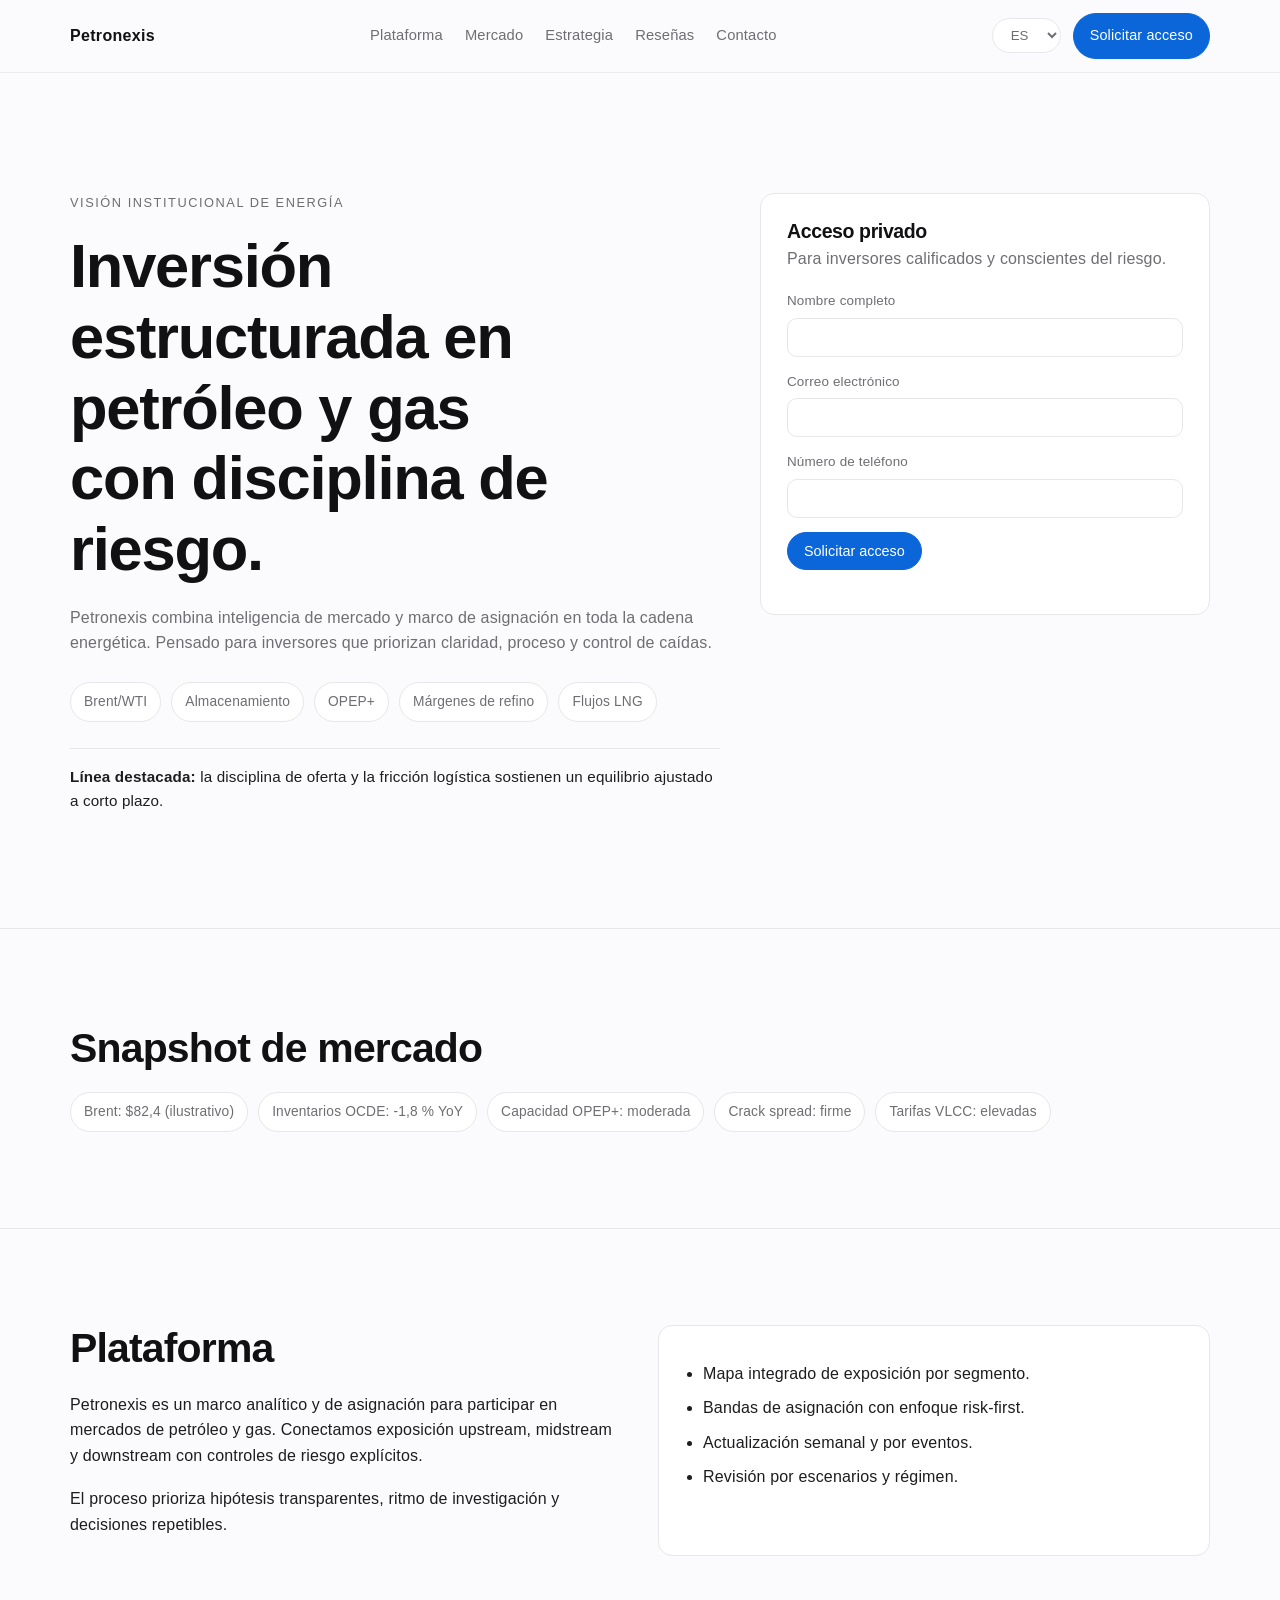
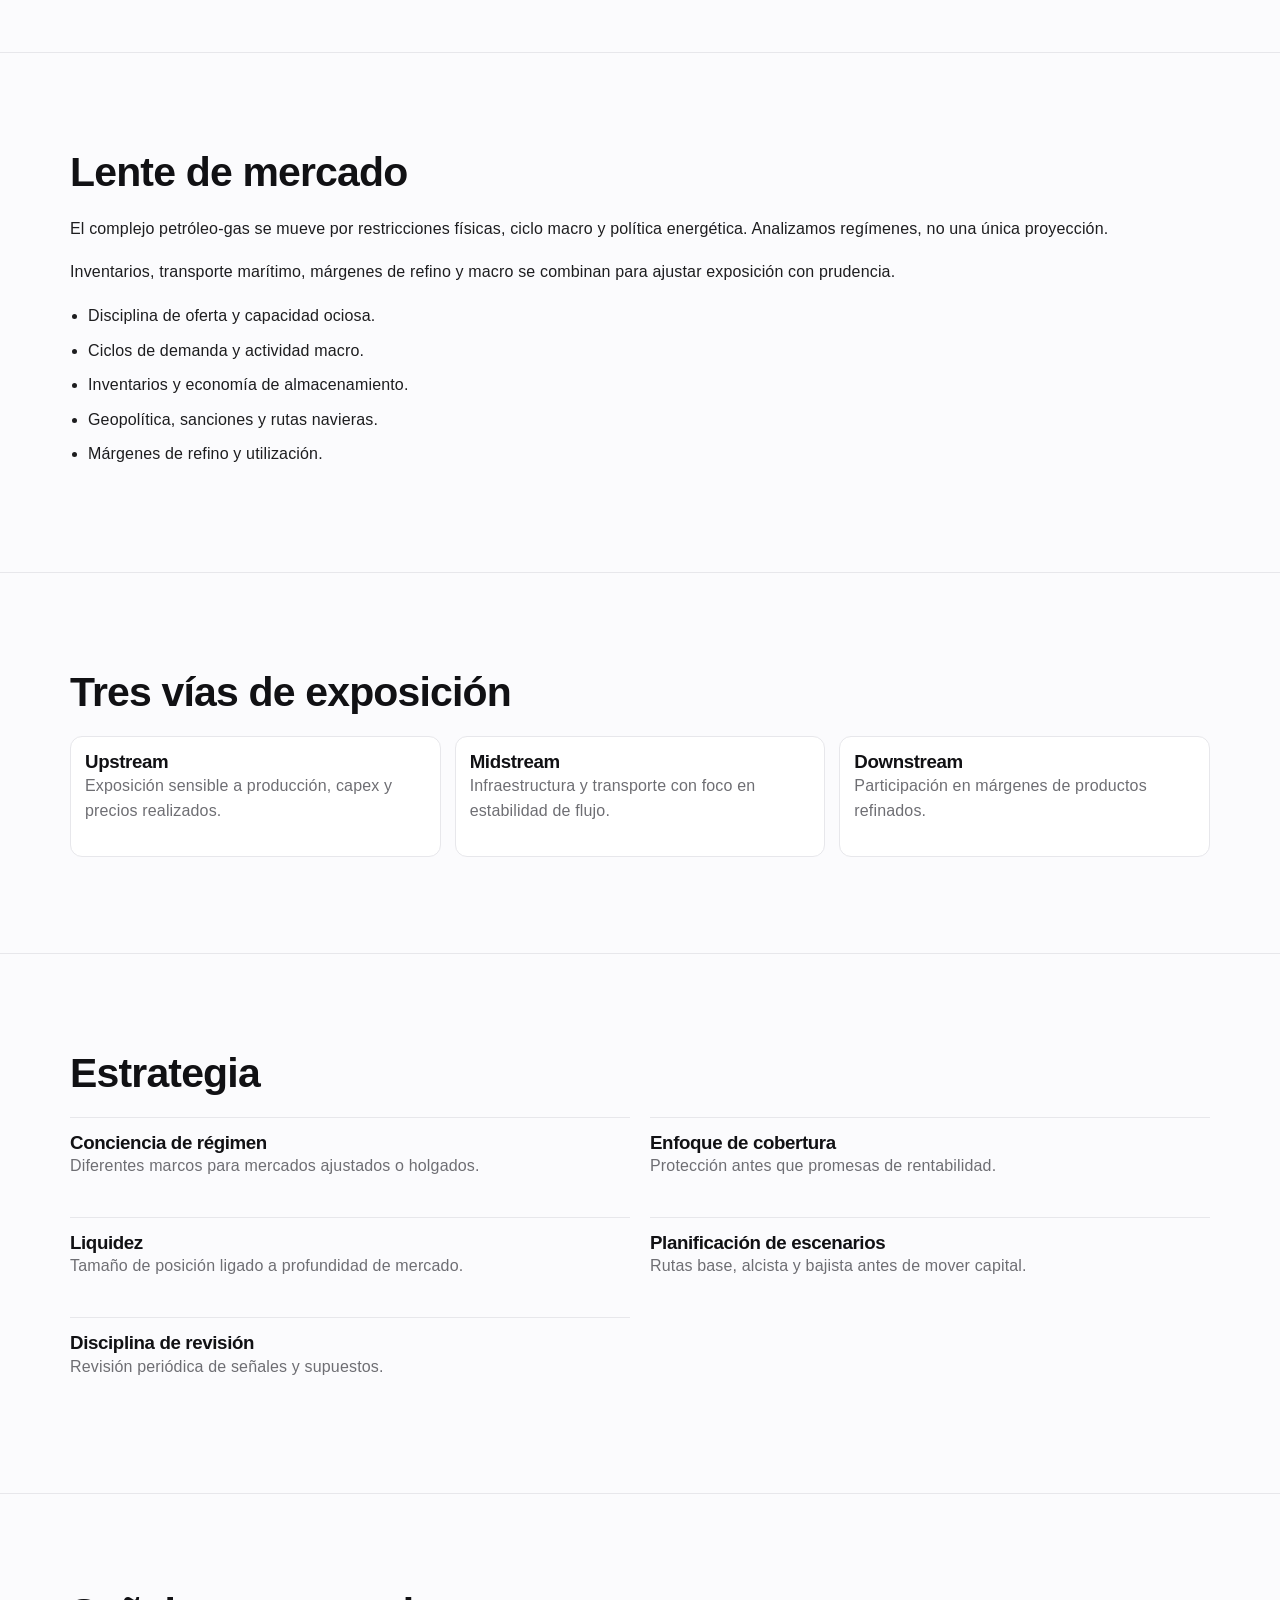
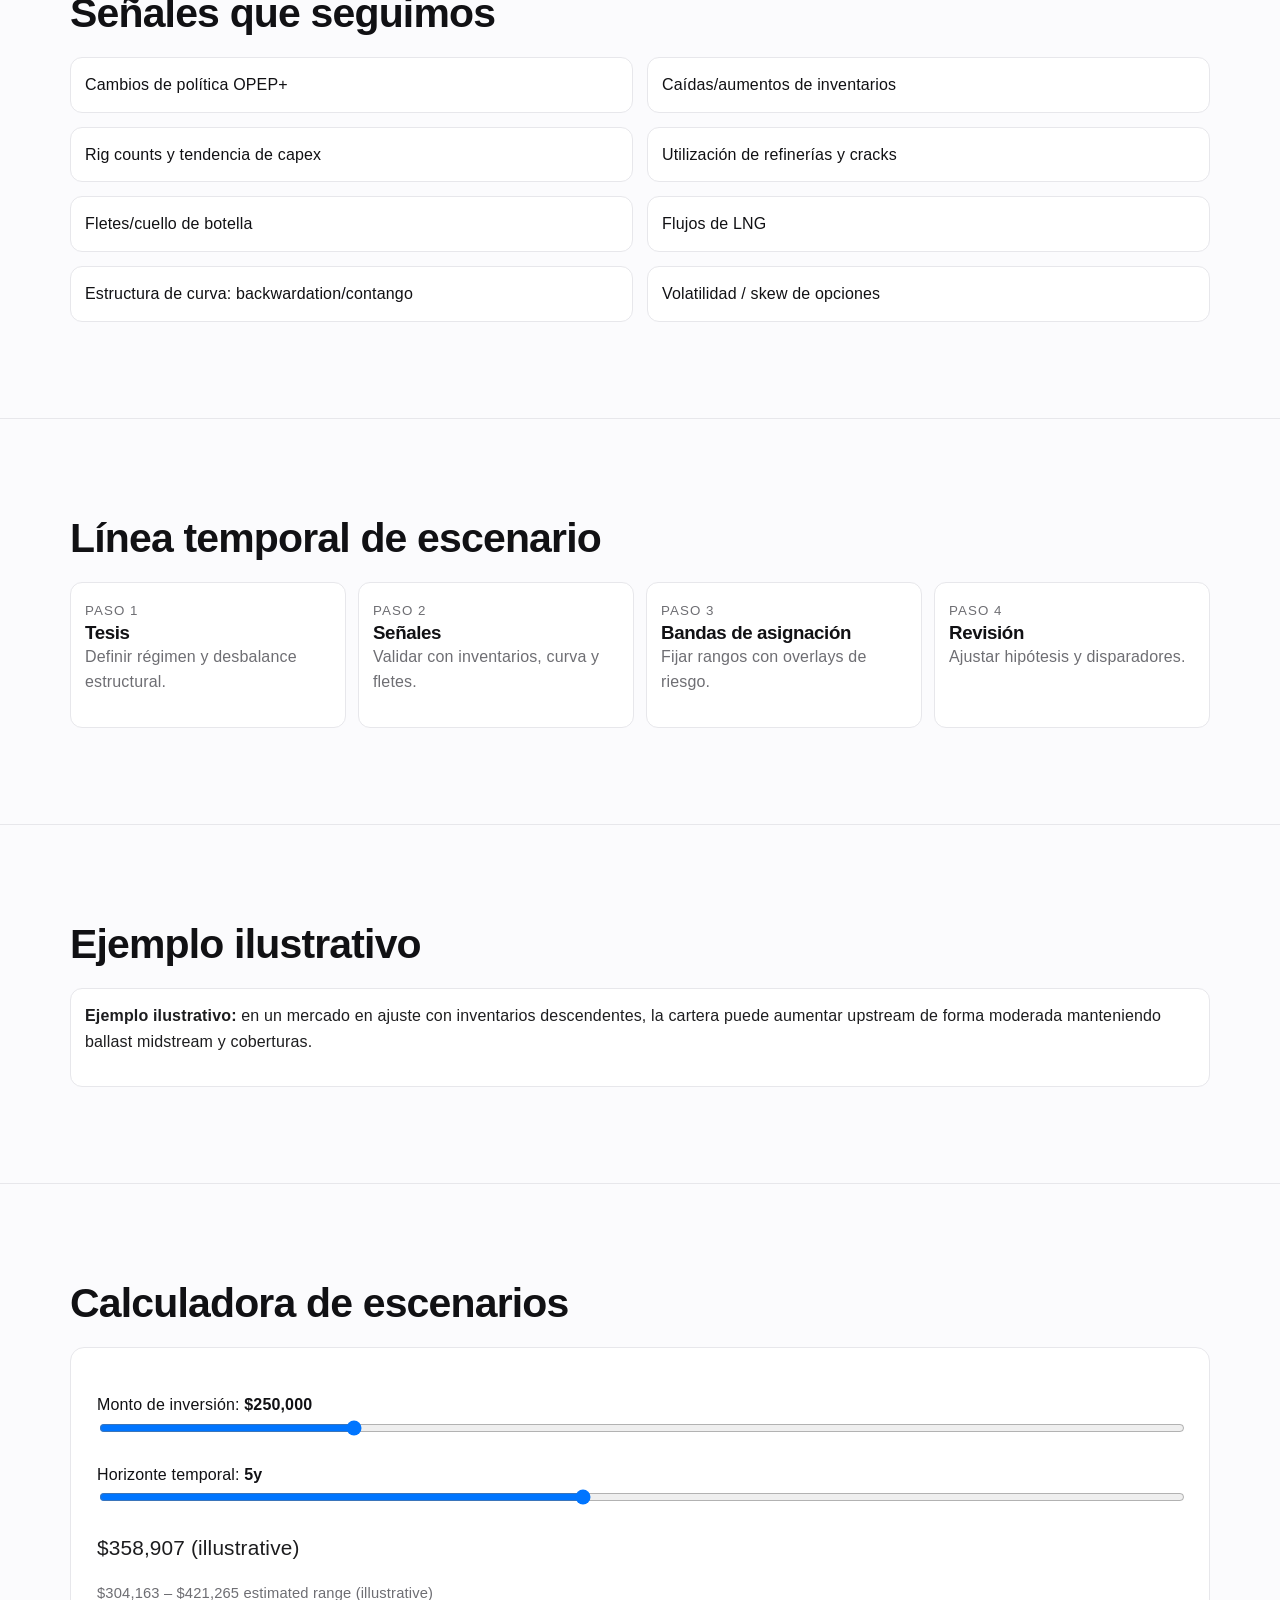
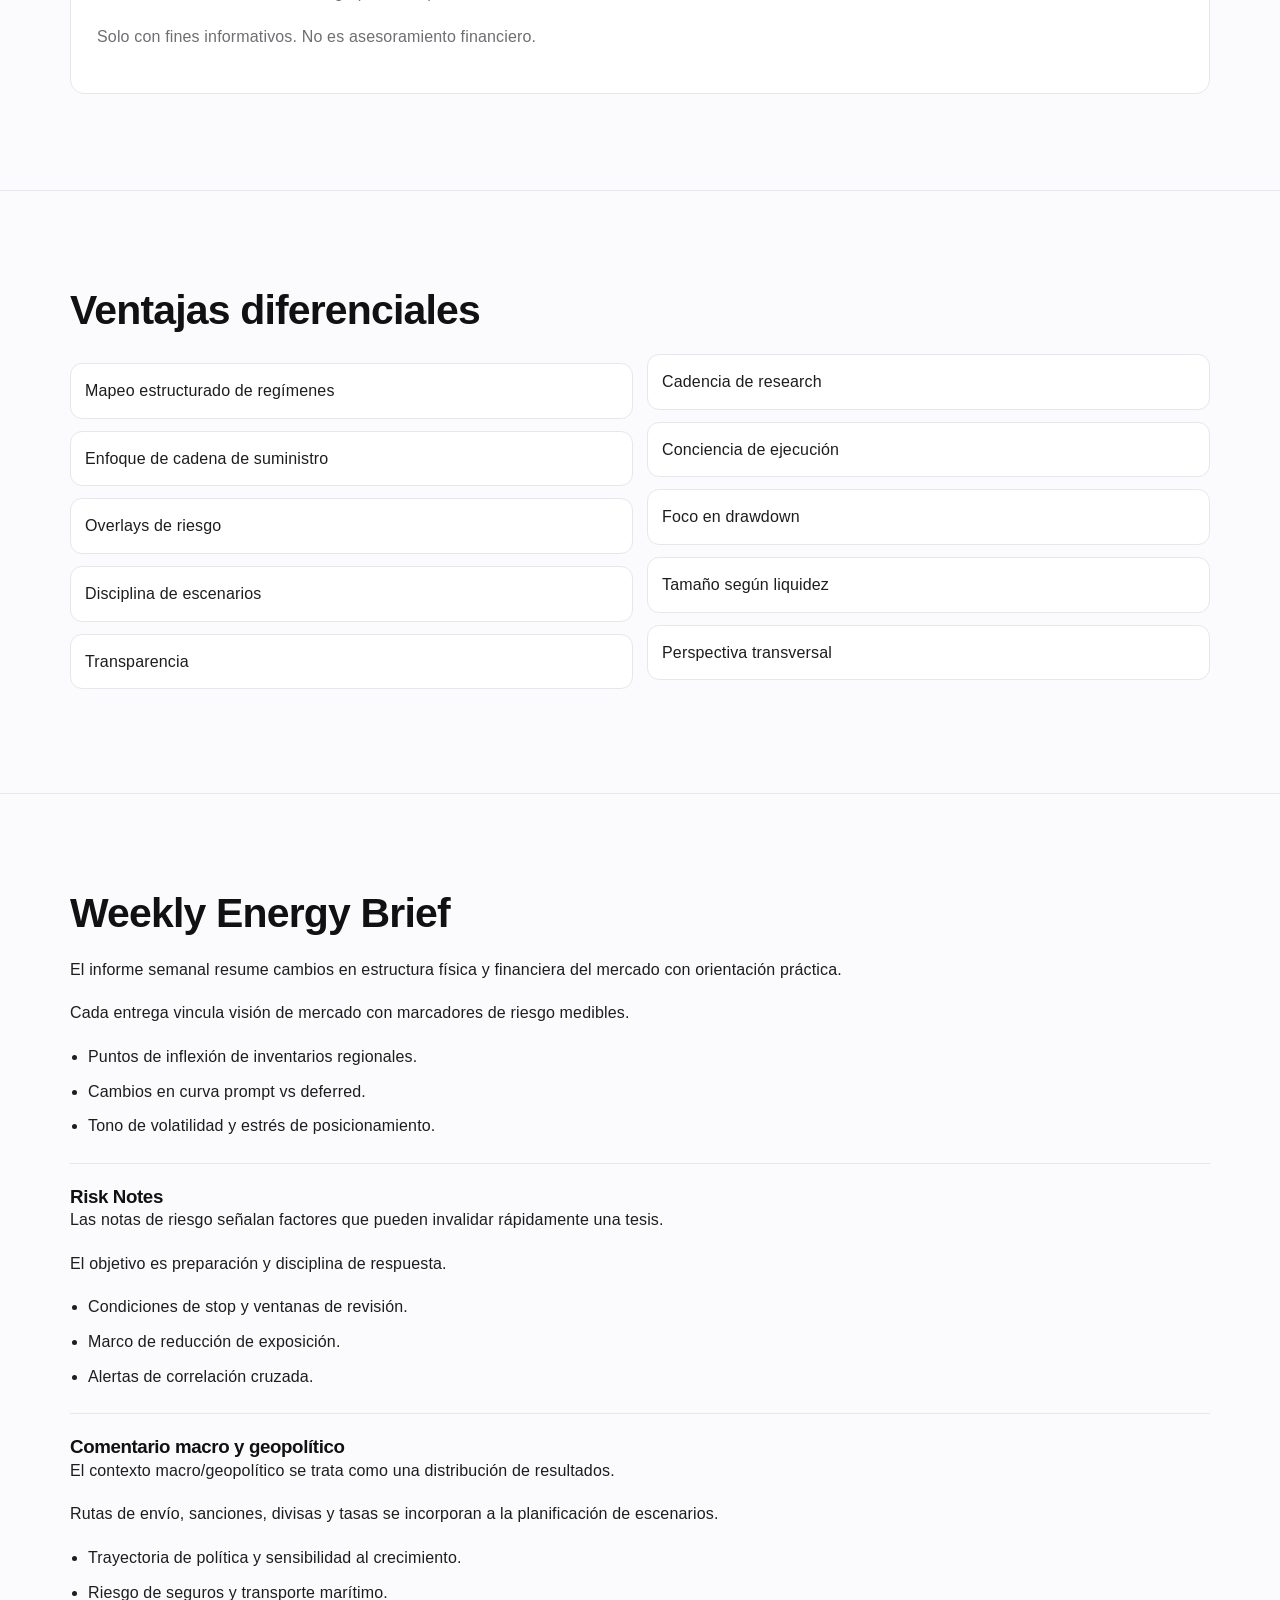
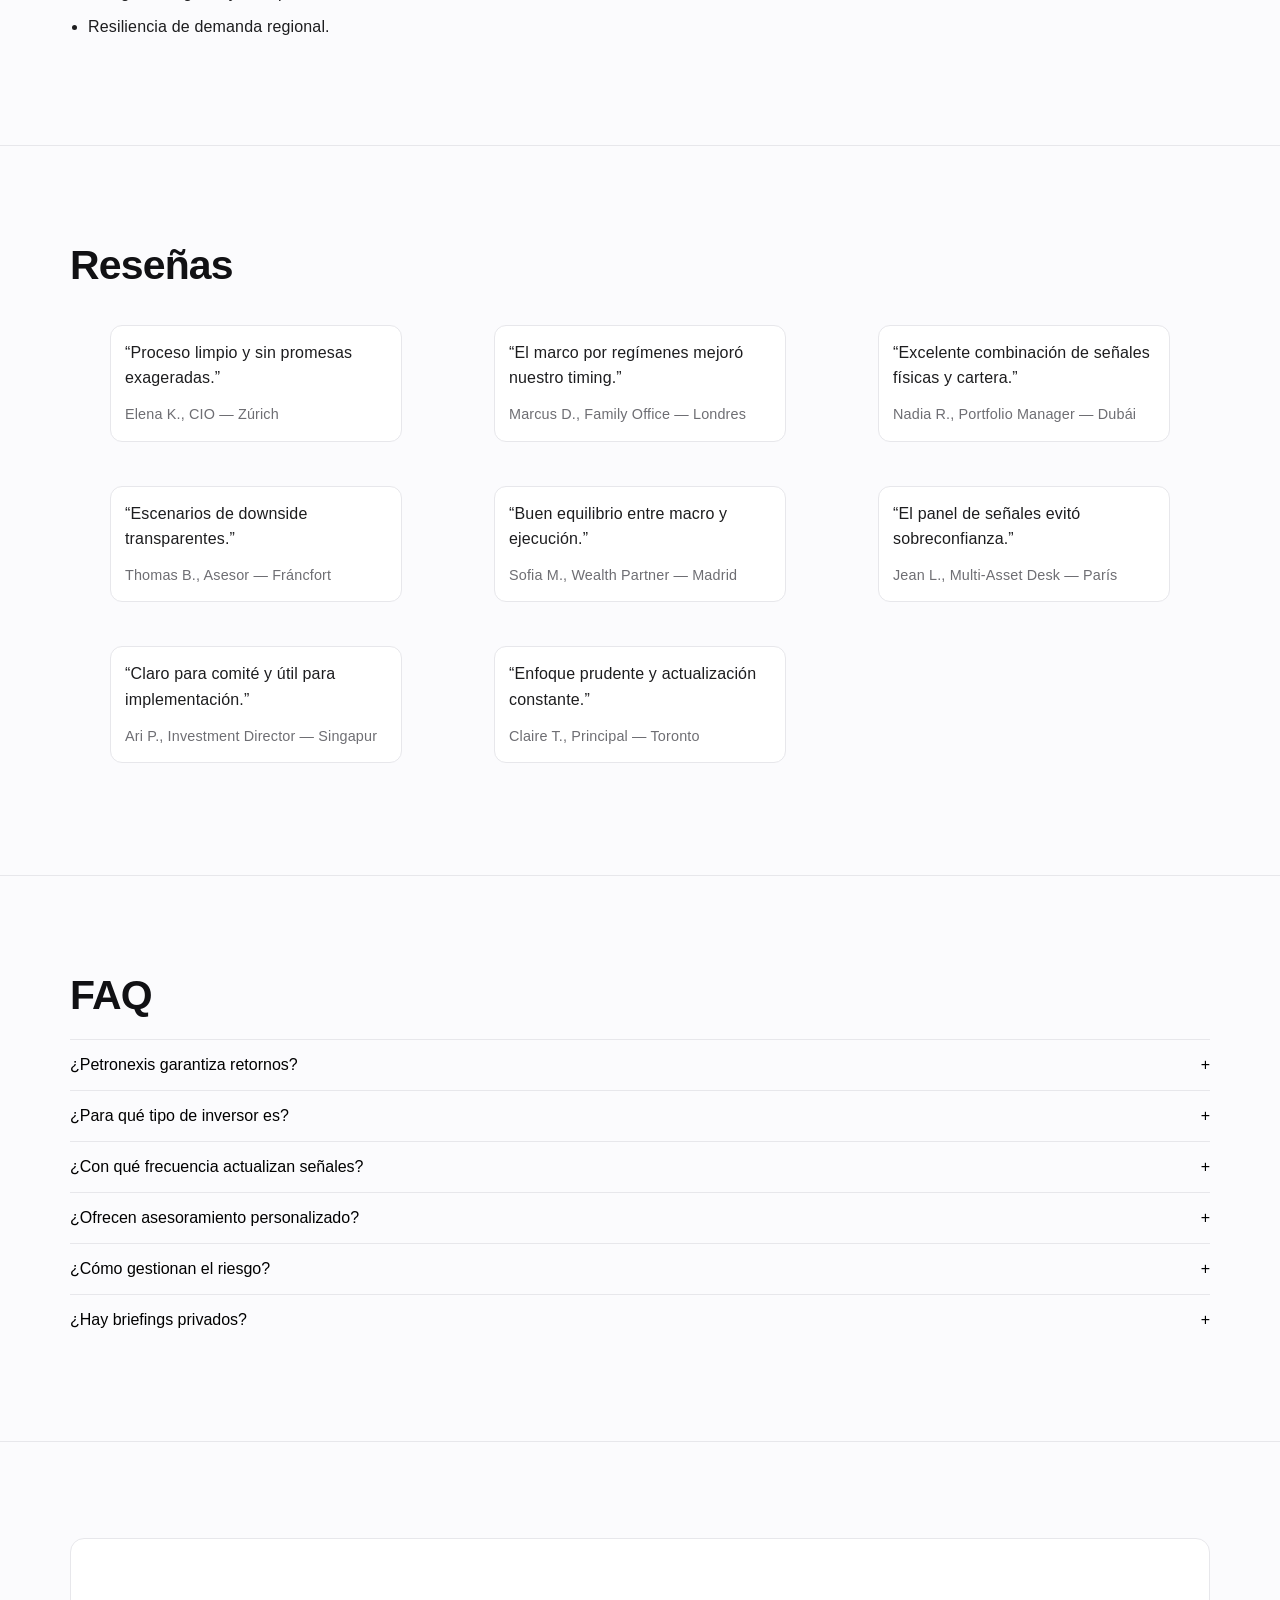
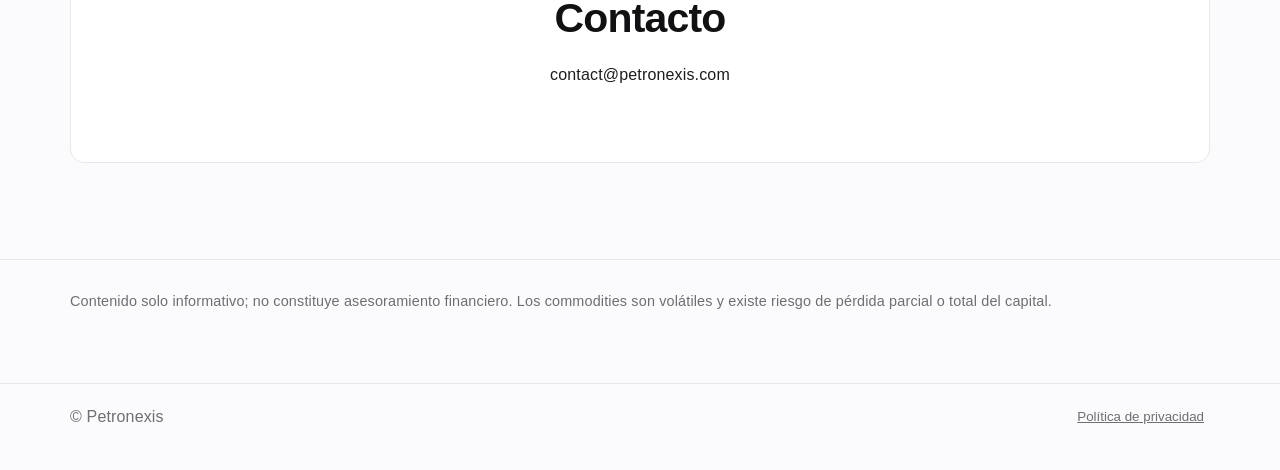
<file: es/index.html>
<!doctype html><html lang="es"><head><meta charset="UTF-8"><meta name="viewport" content="width=device-width, initial-scale=1.0"><meta name="description" content="Petronexis ofrece un enfoque estructurado y prudente para inversión en petróleo y gas."><title>Petronexis — Inversión estructurada en petróleo y gas</title><link rel="stylesheet" href="../assets/styles.css"><script defer src="../assets/main.js"></script><link rel="icon" href="../assets/favicon.svg" type="image/svg+xml"></head><body>
<header class="site-header"><div class="container nav-wrap"><a href="#" class="brand">Petronexis</a><nav class="main-nav"><a href="#platform">Plataforma</a><a href="#market">Mercado</a><a href="#strategy">Estrategia</a><a href="#reviews">Reseñas</a><a href="#contact">Contacto</a></nav><div class="header-actions"><select id="languageSelect" class="lang-select"><option value="../index.html">EN</option><option value="../de/index.html">DE</option><option value="../fr/index.html">FR</option><option value="../es/index.html" selected>ES</option><option value="../it/index.html">IT</option></select><a href="#contact" class="button">Solicitar acceso</a></div></div></header>
<main><section class="hero"><div class="container hero-grid"><div class="reveal"><p class="kicker">Visión institucional de energía</p><h1>Inversión estructurada en petróleo y gas con disciplina de riesgo.</h1><p class="muted">Petronexis combina inteligencia de mercado y marco de asignación en toda la cadena energética. Pensado para inversores que priorizan claridad, proceso y control de caídas.</p><div class="signal-pills"><span>Brent/WTI</span><span>Almacenamiento</span><span>OPEP+</span><span>Márgenes de refino</span><span>Flujos LNG</span></div><p class="highlight-line"><strong>Línea destacada:</strong> la disciplina de oferta y la fricción logística sostienen un equilibrio ajustado a corto plazo.</p></div><aside class="card form-card reveal"><h3>Acceso privado</h3><p class="muted">Para inversores calificados y conscientes del riesgo.</p><form data-demo-form data-message="Demo form — submission disabled"><label for="name">Nombre completo</label><input id="name" type="text" required><label for="email">Correo electrónico</label><input id="email" type="email" required><label for="phone">Número de teléfono</label><input id="phone" type="tel" required><button class="button" type="submit">Solicitar acceso</button><p class="inline-msg" aria-live="polite"></p></form></aside></div></section>
<section class="separator"><div class="container reveal"><h2>Snapshot de mercado</h2><div class="snapshot"><span class="snapshot-chip">Brent: $82,4 (ilustrativo)</span><span class="snapshot-chip">Inventarios OCDE: -1,8 % YoY</span><span class="snapshot-chip">Capacidad OPEP+: moderada</span><span class="snapshot-chip">Crack spread: firme</span><span class="snapshot-chip">Tarifas VLCC: elevadas</span></div></div></section>
<section id="platform" class="separator"><div class="container two-col reveal"><div><h2>Plataforma</h2><p>Petronexis es un marco analítico y de asignación para participar en mercados de petróleo y gas. Conectamos exposición upstream, midstream y downstream con controles de riesgo explícitos.</p><p>El proceso prioriza hipótesis transparentes, ritmo de investigación y decisiones repetibles.</p></div><div class="card"><ul><li>Mapa integrado de exposición por segmento.</li><li>Bandas de asignación con enfoque risk-first.</li><li>Actualización semanal y por eventos.</li><li>Revisión por escenarios y régimen.</li></ul></div></div></section>
<section id="market" class="separator"><div class="container reveal"><h2>Lente de mercado</h2><p>El complejo petróleo-gas se mueve por restricciones físicas, ciclo macro y política energética. Analizamos regímenes, no una única proyección.</p><p>Inventarios, transporte marítimo, márgenes de refino y macro se combinan para ajustar exposición con prudencia.</p><ul><li>Disciplina de oferta y capacidad ociosa.</li><li>Ciclos de demanda y actividad macro.</li><li>Inventarios y economía de almacenamiento.</li><li>Geopolítica, sanciones y rutas navieras.</li><li>Márgenes de refino y utilización.</li></ul></div></section>
<section class="separator"><div class="container reveal"><h2>Tres vías de exposición</h2><div class="exposure"><article><h3>Upstream</h3><p class="muted">Exposición sensible a producción, capex y precios realizados.</p></article><article><h3>Midstream</h3><p class="muted">Infraestructura y transporte con foco en estabilidad de flujo.</p></article><article><h3>Downstream</h3><p class="muted">Participación en márgenes de productos refinados.</p></article></div></div></section>
<section id="strategy" class="separator"><div class="container reveal"><h2>Estrategia</h2><div class="subsections"><article><h3>Conciencia de régimen</h3><p class="muted">Diferentes marcos para mercados ajustados o holgados.</p></article><article><h3>Enfoque de cobertura</h3><p class="muted">Protección antes que promesas de rentabilidad.</p></article><article><h3>Liquidez</h3><p class="muted">Tamaño de posición ligado a profundidad de mercado.</p></article><article><h3>Planificación de escenarios</h3><p class="muted">Rutas base, alcista y bajista antes de mover capital.</p></article><article><h3>Disciplina de revisión</h3><p class="muted">Revisión periódica de señales y supuestos.</p></article></div></div></section>
<section class="separator"><div class="container reveal"><h2>Señales que seguimos</h2><div class="min-grid"><div>Cambios de política OPEP+</div><div>Caídas/aumentos de inventarios</div><div>Rig counts y tendencia de capex</div><div>Utilización de refinerías y cracks</div><div>Fletes/cuello de botella</div><div>Flujos de LNG</div><div>Estructura de curva: backwardation/contango</div><div>Volatilidad / skew de opciones</div></div></div></section>
<section class="separator"><div class="container reveal"><h2>Línea temporal de escenario</h2><div class="timeline"><div class="step"><small>Paso 1</small><h3>Tesis</h3><p class="muted">Definir régimen y desbalance estructural.</p></div><div class="step"><small>Paso 2</small><h3>Señales</h3><p class="muted">Validar con inventarios, curva y fletes.</p></div><div class="step"><small>Paso 3</small><h3>Bandas de asignación</h3><p class="muted">Fijar rangos con overlays de riesgo.</p></div><div class="step"><small>Paso 4</small><h3>Revisión</h3><p class="muted">Ajustar hipótesis y disparadores.</p></div></div></div></section>
<section class="separator"><div class="container reveal"><h2>Ejemplo ilustrativo</h2><div class="case-block"><p><strong>Ejemplo ilustrativo:</strong> en un mercado en ajuste con inventarios descendentes, la cartera puede aumentar upstream de forma moderada manteniendo ballast midstream y coberturas.</p></div></div></section>
<section class="separator"><div class="container reveal"><h2>Calculadora de escenarios</h2><div class="card"><div class="calc-row"><label for="investmentAmount">Monto de inversión: <strong id="amountValue"></strong></label><input id="investmentAmount" type="range" min="25000" max="1000000" step="5000" value="250000"></div><div class="calc-row"><label for="timeHorizon">Horizonte temporal: <strong id="horizonValue"></strong></label><input id="timeHorizon" type="range" min="1" max="10" value="5"></div><p class="output" id="projectionOutput">—</p><p class="range-output" id="rangeOutput">—</p><p class="muted">Solo con fines informativos. No es asesoramiento financiero.</p></div></div></section>
<section class="separator"><div class="container reveal"><h2>Ventajas diferenciales</h2><ul class="edge-list"><li>Mapeo estructurado de regímenes</li><li>Enfoque de cadena de suministro</li><li>Overlays de riesgo</li><li>Disciplina de escenarios</li><li>Transparencia</li><li>Cadencia de research</li><li>Conciencia de ejecución</li><li>Foco en drawdown</li><li>Tamaño según liquidez</li><li>Perspectiva transversal</li></ul></div></section>
<section class="separator"><div class="container reveal"><h2>Weekly Energy Brief</h2><p>El informe semanal resume cambios en estructura física y financiera del mercado con orientación práctica.</p><p>Cada entrega vincula visión de mercado con marcadores de riesgo medibles.</p><ul><li>Puntos de inflexión de inventarios regionales.</li><li>Cambios en curva prompt vs deferred.</li><li>Tono de volatilidad y estrés de posicionamiento.</li></ul><div class="long-block"><h3>Risk Notes</h3><p>Las notas de riesgo señalan factores que pueden invalidar rápidamente una tesis.</p><p>El objetivo es preparación y disciplina de respuesta.</p><ul><li>Condiciones de stop y ventanas de revisión.</li><li>Marco de reducción de exposición.</li><li>Alertas de correlación cruzada.</li></ul></div><div class="long-block"><h3>Comentario macro y geopolítico</h3><p>El contexto macro/geopolítico se trata como una distribución de resultados.</p><p>Rutas de envío, sanciones, divisas y tasas se incorporan a la planificación de escenarios.</p><ul><li>Trayectoria de política y sensibilidad al crecimiento.</li><li>Riesgo de seguros y transporte marítimo.</li><li>Resiliencia de demanda regional.</li></ul></div></div></section>
<section id="reviews" class="separator"><div class="container reveal"><h2>Reseñas</h2><div class="reviews-grid"><blockquote class="quote"><p>“Proceso limpio y sin promesas exageradas.”</p><cite>Elena K., CIO — Zúrich</cite></blockquote><blockquote class="quote"><p>“El marco por regímenes mejoró nuestro timing.”</p><cite>Marcus D., Family Office — Londres</cite></blockquote><blockquote class="quote"><p>“Excelente combinación de señales físicas y cartera.”</p><cite>Nadia R., Portfolio Manager — Dubái</cite></blockquote><blockquote class="quote"><p>“Escenarios de downside transparentes.”</p><cite>Thomas B., Asesor — Fráncfort</cite></blockquote><blockquote class="quote"><p>“Buen equilibrio entre macro y ejecución.”</p><cite>Sofia M., Wealth Partner — Madrid</cite></blockquote><blockquote class="quote"><p>“El panel de señales evitó sobreconfianza.”</p><cite>Jean L., Multi-Asset Desk — París</cite></blockquote><blockquote class="quote"><p>“Claro para comité y útil para implementación.”</p><cite>Ari P., Investment Director — Singapur</cite></blockquote><blockquote class="quote"><p>“Enfoque prudente y actualización constante.”</p><cite>Claire T., Principal — Toronto</cite></blockquote></div></div></section>
<section class="separator"><div class="container reveal"><h2>FAQ</h2><div class="faq-item"><button class="faq-btn" aria-expanded="false">¿Petronexis garantiza retornos?<span>+</span></button><div class="faq-content"><p>No. Petronexis proporciona análisis y marcos de asignación.</p></div></div><div class="faq-item"><button class="faq-btn" aria-expanded="false">¿Para qué tipo de inversor es?<span>+</span></button><div class="faq-content"><p>Para inversores disciplinados y conscientes del riesgo.</p></div></div><div class="faq-item"><button class="faq-btn" aria-expanded="false">¿Con qué frecuencia actualizan señales?<span>+</span></button><div class="faq-content"><p>Semanalmente y ante eventos relevantes.</p></div></div><div class="faq-item"><button class="faq-btn" aria-expanded="false">¿Ofrecen asesoramiento personalizado?<span>+</span></button><div class="faq-content"><p>No. El contenido es informativo.</p></div></div><div class="faq-item"><button class="faq-btn" aria-expanded="false">¿Cómo gestionan el riesgo?<span>+</span></button><div class="faq-content"><p>Con bandas de escenarios, coberturas y disciplina de liquidez.</p></div></div><div class="faq-item"><button class="faq-btn" aria-expanded="false">¿Hay briefings privados?<span>+</span></button><div class="faq-content"><p>Sí, para contrapartes calificadas.</p></div></div></div></section>
<section id="contact" class="separator"><div class="container reveal"><div class="card contact-block"><h2>Contacto</h2><p><a href="mailto:contact@petronexis.com">contact@petronexis.com</a></p></div></div></section><section class="disclaimer"><div class="container">Contenido solo informativo; no constituye asesoramiento financiero. Los commodities son volátiles y existe riesgo de pérdida parcial o total del capital.</div></section></main>
<footer><div class="container footer-row"><span>© Petronexis</span><button class="text-btn" data-open-privacy>Política de privacidad</button></div></footer>
<div class="modal" id="privacyModal" role="dialog" aria-modal="true" aria-labelledby="privacyTitle"><div class="modal-card"><div class="modal-top"><h2 id="privacyTitle">Política de privacidad</h2><button class="close-btn" data-close-privacy aria-label="Cerrar">×</button></div><p>Petronexis solo recopila información ingresada voluntariamente en el formulario demo. En este sitio, el envío está deshabilitado.</p><p>Cuando existan canales productivos, los datos se usarán únicamente para comunicación con inversores y actualizaciones del servicio. No se venden datos.</p><p>Solicitudes de corrección o eliminación: contact@petronexis.com.</p><p>La información de mercado es ilustrativa y no personalizada.</p></div></div>
</body></html>
</file>
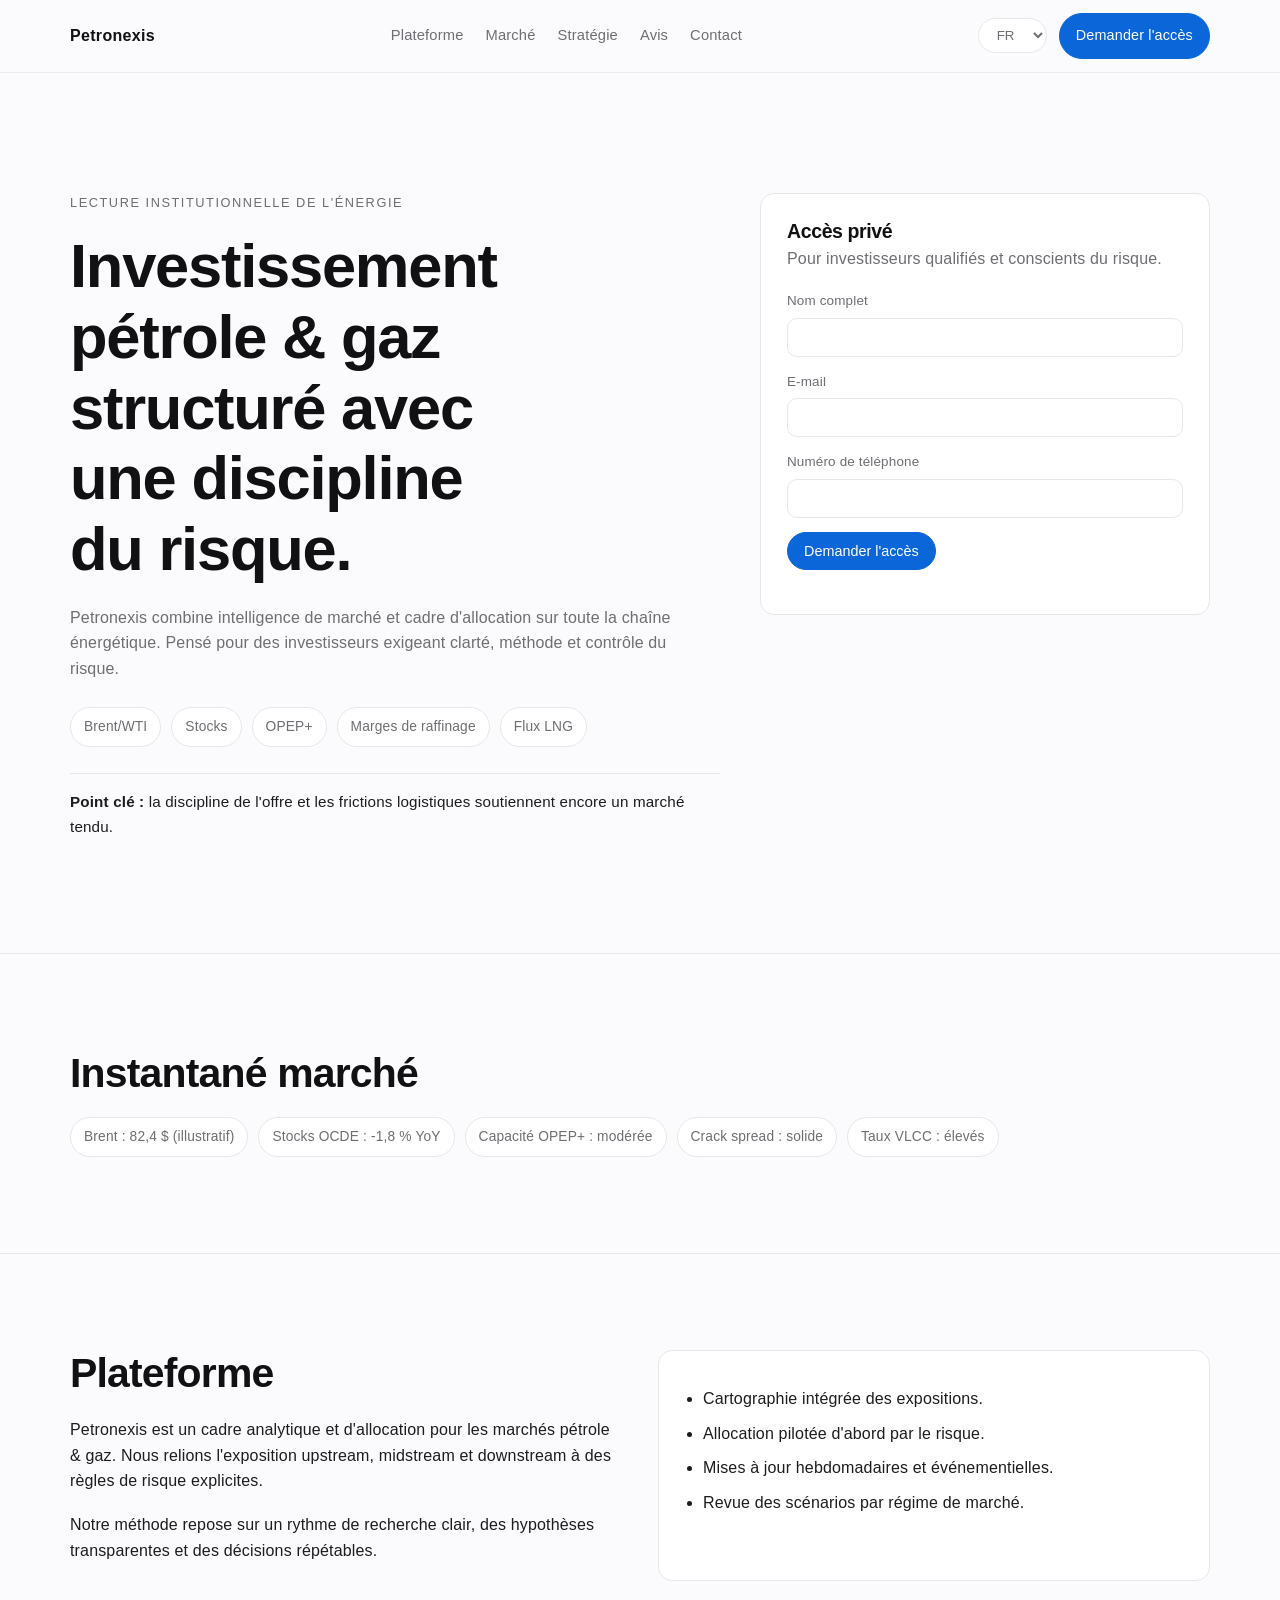
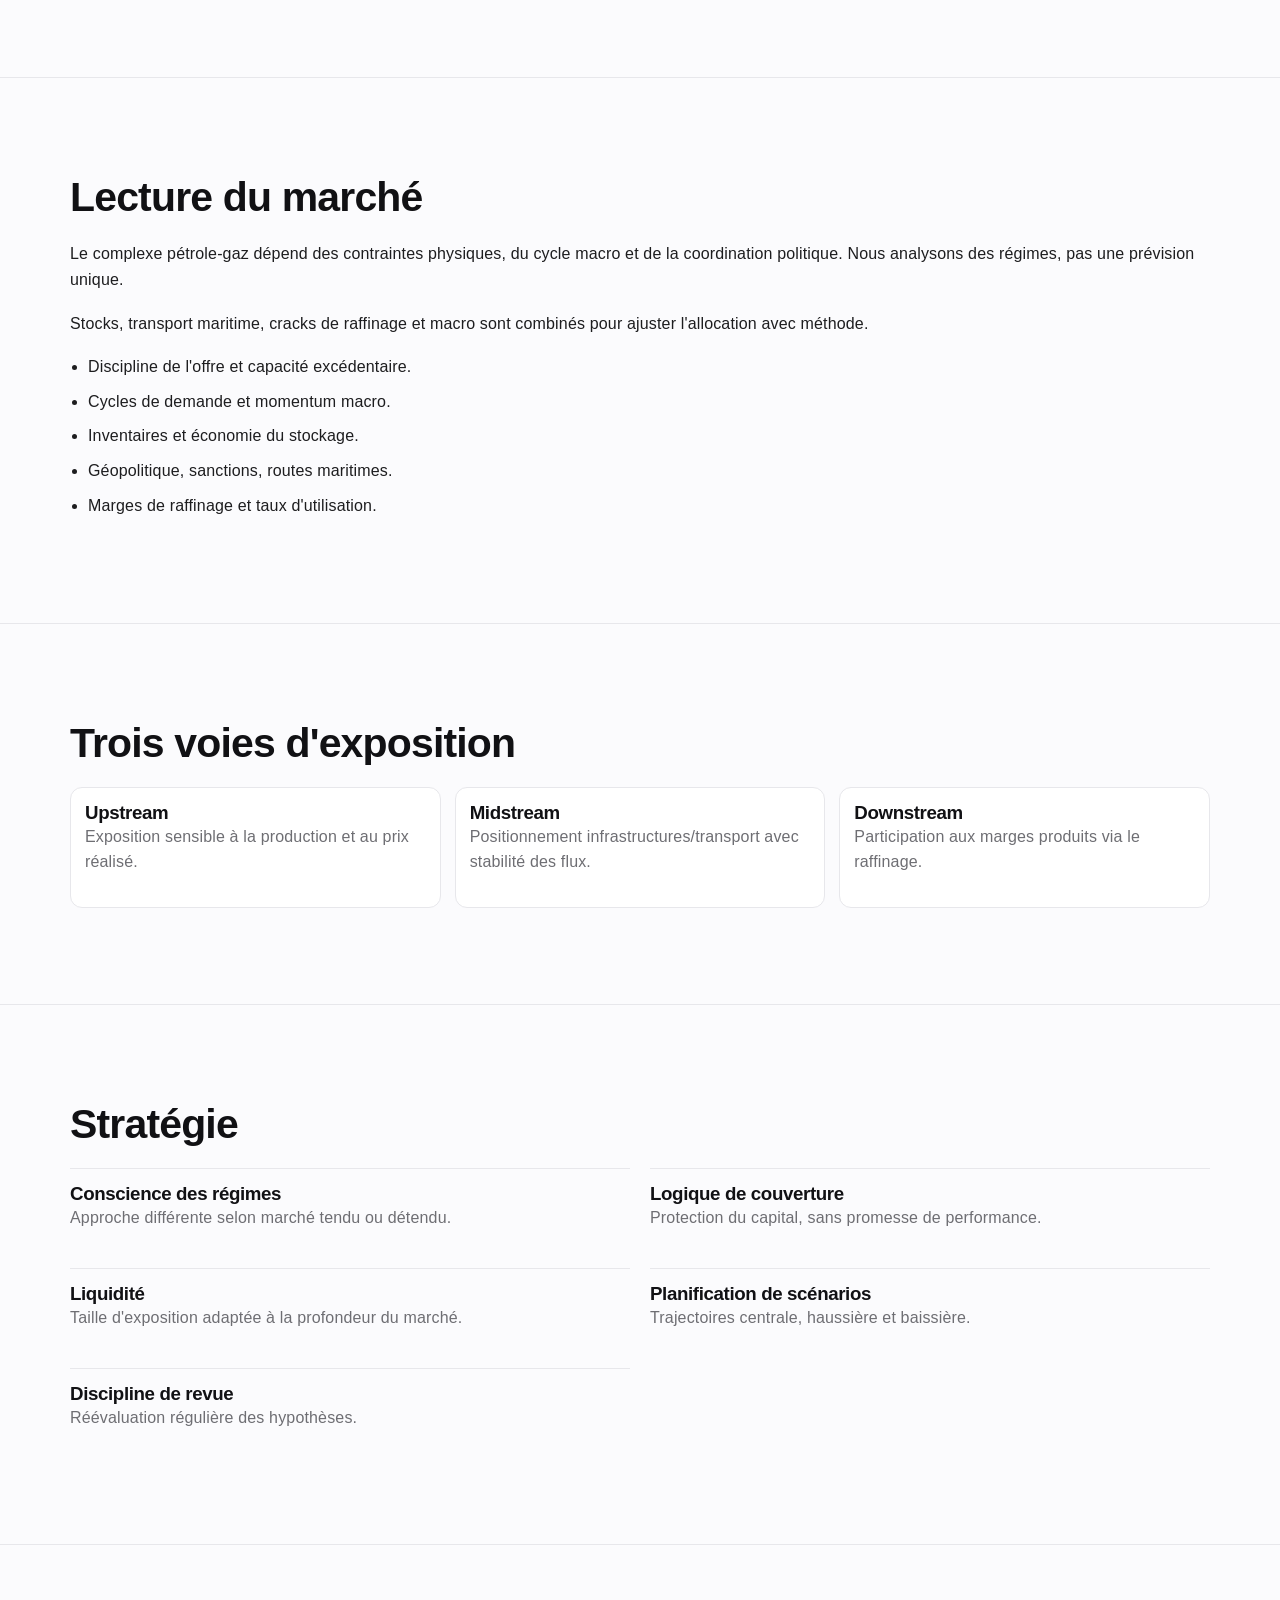
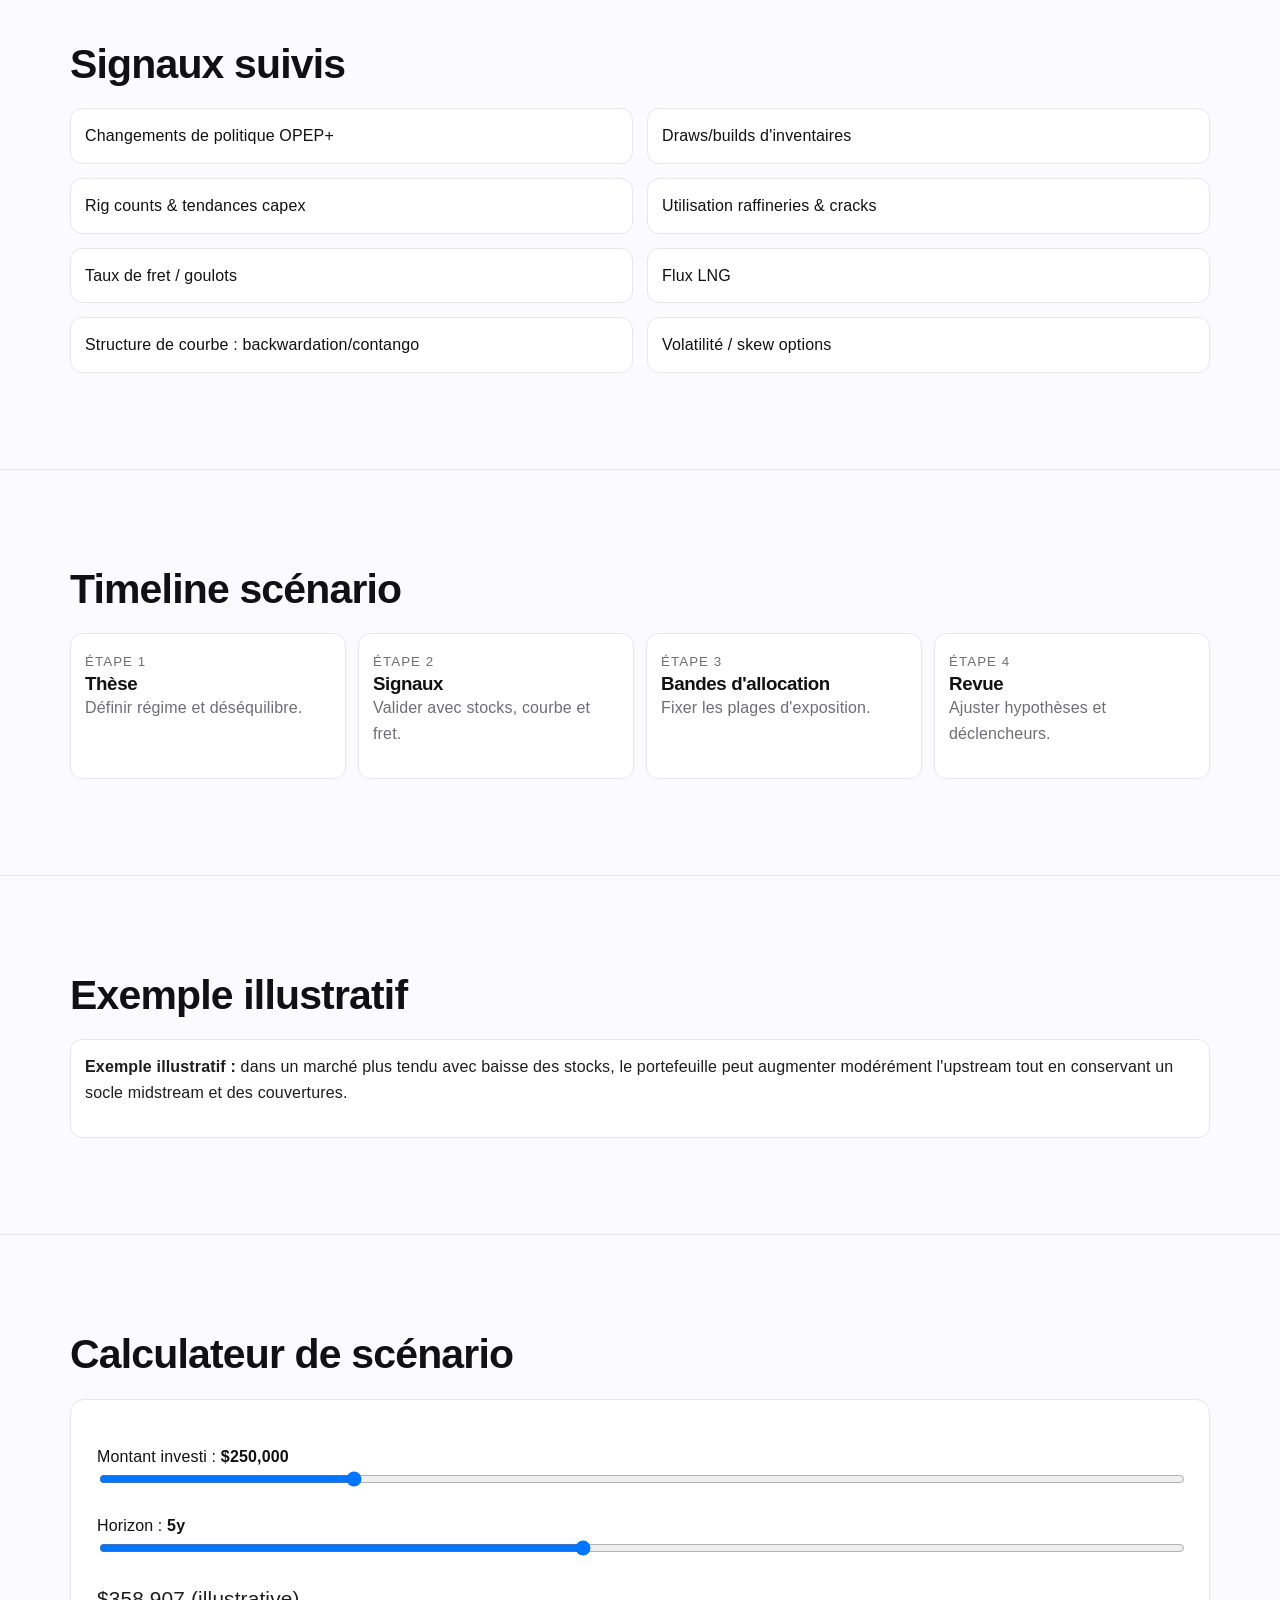
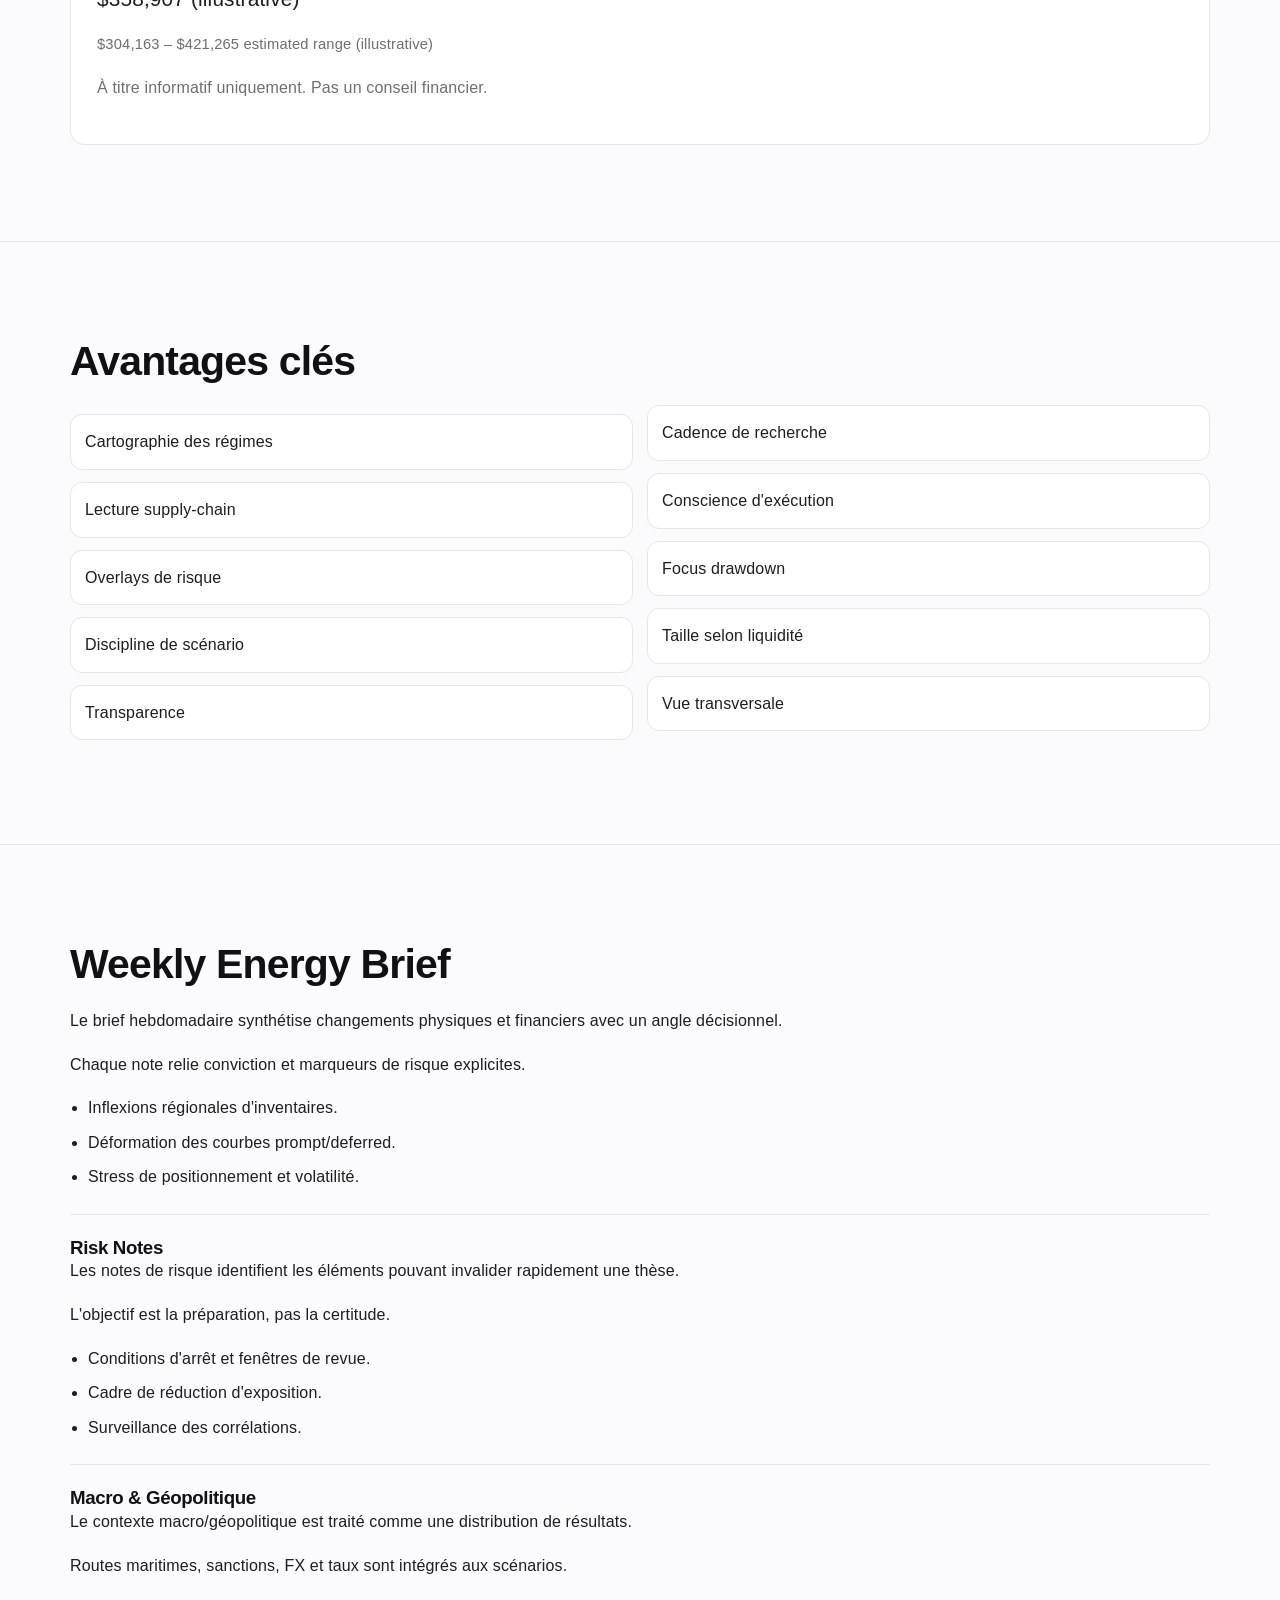
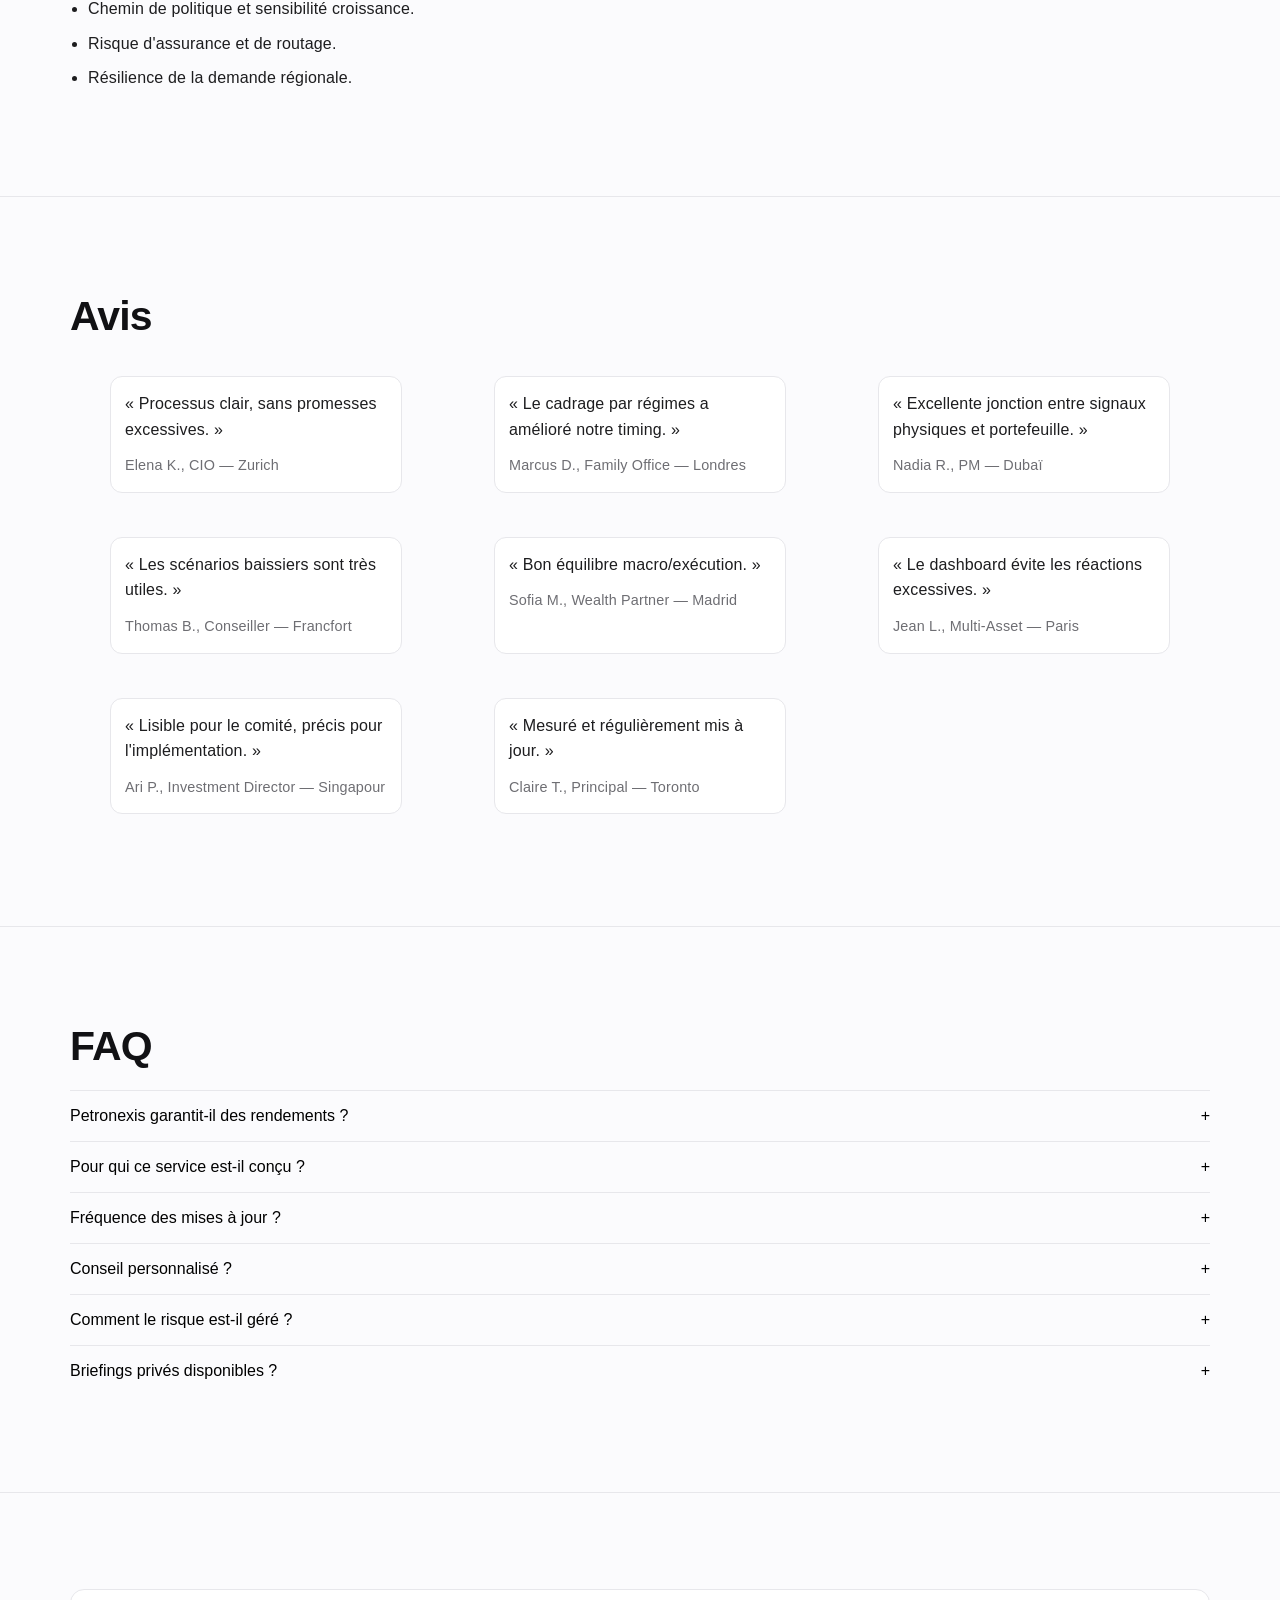
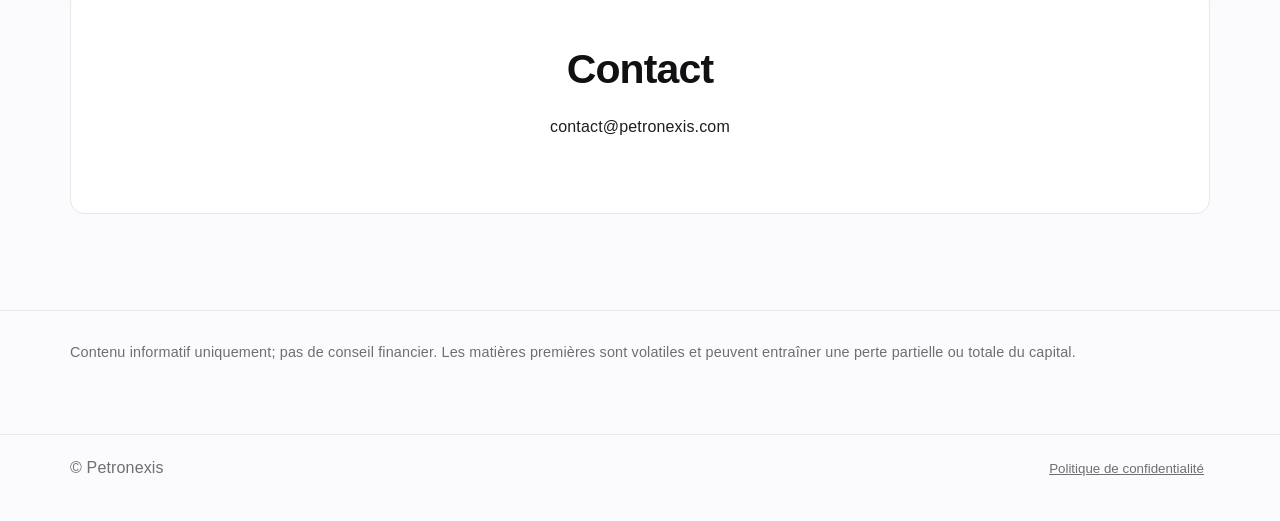
<file: fr/index.html>
<!doctype html><html lang="fr"><head><meta charset="UTF-8"><meta name="viewport" content="width=device-width, initial-scale=1.0"><meta name="description" content="Petronexis fournit une approche structurée et prudente des investissements pétrole & gaz."><title>Petronexis — Investissement pétrole & gaz structuré</title><link rel="stylesheet" href="../assets/styles.css"><script defer src="../assets/main.js"></script><link rel="icon" href="../assets/favicon.svg" type="image/svg+xml"></head><body>
<header class="site-header"><div class="container nav-wrap"><a href="#" class="brand">Petronexis</a><nav class="main-nav"><a href="#platform">Plateforme</a><a href="#market">Marché</a><a href="#strategy">Stratégie</a><a href="#reviews">Avis</a><a href="#contact">Contact</a></nav><div class="header-actions"><select id="languageSelect" class="lang-select"><option value="../index.html">EN</option><option value="../de/index.html">DE</option><option value="../fr/index.html" selected>FR</option><option value="../es/index.html">ES</option><option value="../it/index.html">IT</option></select><a href="#contact" class="button">Demander l'accès</a></div></div></header>
<main><section class="hero"><div class="container hero-grid"><div class="reveal"><p class="kicker">Lecture institutionnelle de l'énergie</p><h1>Investissement pétrole & gaz structuré avec une discipline du risque.</h1><p class="muted">Petronexis combine intelligence de marché et cadre d'allocation sur toute la chaîne énergétique. Pensé pour des investisseurs exigeant clarté, méthode et contrôle du risque.</p><div class="signal-pills"><span>Brent/WTI</span><span>Stocks</span><span>OPEP+</span><span>Marges de raffinage</span><span>Flux LNG</span></div><p class="highlight-line"><strong>Point clé :</strong> la discipline de l'offre et les frictions logistiques soutiennent encore un marché tendu.</p></div><aside class="card form-card reveal"><h3>Accès privé</h3><p class="muted">Pour investisseurs qualifiés et conscients du risque.</p><form data-demo-form data-message="Demo form — submission disabled"><label for="name">Nom complet</label><input id="name" type="text" required><label for="email">E-mail</label><input id="email" type="email" required><label for="phone">Numéro de téléphone</label><input id="phone" type="tel" required><button class="button" type="submit">Demander l'accès</button><p class="inline-msg" aria-live="polite"></p></form></aside></div></section>
<section class="separator"><div class="container reveal"><h2>Instantané marché</h2><div class="snapshot"><span class="snapshot-chip">Brent : 82,4 $ (illustratif)</span><span class="snapshot-chip">Stocks OCDE : -1,8 % YoY</span><span class="snapshot-chip">Capacité OPEP+ : modérée</span><span class="snapshot-chip">Crack spread : solide</span><span class="snapshot-chip">Taux VLCC : élevés</span></div></div></section>
<section id="platform" class="separator"><div class="container two-col reveal"><div><h2>Plateforme</h2><p>Petronexis est un cadre analytique et d'allocation pour les marchés pétrole & gaz. Nous relions l'exposition upstream, midstream et downstream à des règles de risque explicites.</p><p>Notre méthode repose sur un rythme de recherche clair, des hypothèses transparentes et des décisions répétables.</p></div><div class="card"><ul><li>Cartographie intégrée des expositions.</li><li>Allocation pilotée d'abord par le risque.</li><li>Mises à jour hebdomadaires et événementielles.</li><li>Revue des scénarios par régime de marché.</li></ul></div></div></section>
<section id="market" class="separator"><div class="container reveal"><h2>Lecture du marché</h2><p>Le complexe pétrole-gaz dépend des contraintes physiques, du cycle macro et de la coordination politique. Nous analysons des régimes, pas une prévision unique.</p><p>Stocks, transport maritime, cracks de raffinage et macro sont combinés pour ajuster l'allocation avec méthode.</p><ul><li>Discipline de l'offre et capacité excédentaire.</li><li>Cycles de demande et momentum macro.</li><li>Inventaires et économie du stockage.</li><li>Géopolitique, sanctions, routes maritimes.</li><li>Marges de raffinage et taux d'utilisation.</li></ul></div></section>
<section class="separator"><div class="container reveal"><h2>Trois voies d'exposition</h2><div class="exposure"><article><h3>Upstream</h3><p class="muted">Exposition sensible à la production et au prix réalisé.</p></article><article><h3>Midstream</h3><p class="muted">Positionnement infrastructures/transport avec stabilité des flux.</p></article><article><h3>Downstream</h3><p class="muted">Participation aux marges produits via le raffinage.</p></article></div></div></section>
<section id="strategy" class="separator"><div class="container reveal"><h2>Stratégie</h2><div class="subsections"><article><h3>Conscience des régimes</h3><p class="muted">Approche différente selon marché tendu ou détendu.</p></article><article><h3>Logique de couverture</h3><p class="muted">Protection du capital, sans promesse de performance.</p></article><article><h3>Liquidité</h3><p class="muted">Taille d'exposition adaptée à la profondeur du marché.</p></article><article><h3>Planification de scénarios</h3><p class="muted">Trajectoires centrale, haussière et baissière.</p></article><article><h3>Discipline de revue</h3><p class="muted">Réévaluation régulière des hypothèses.</p></article></div></div></section>
<section class="separator"><div class="container reveal"><h2>Signaux suivis</h2><div class="min-grid"><div>Changements de politique OPEP+</div><div>Draws/builds d'inventaires</div><div>Rig counts & tendances capex</div><div>Utilisation raffineries & cracks</div><div>Taux de fret / goulots</div><div>Flux LNG</div><div>Structure de courbe : backwardation/contango</div><div>Volatilité / skew options</div></div></div></section>
<section class="separator"><div class="container reveal"><h2>Timeline scénario</h2><div class="timeline"><div class="step"><small>Étape 1</small><h3>Thèse</h3><p class="muted">Définir régime et déséquilibre.</p></div><div class="step"><small>Étape 2</small><h3>Signaux</h3><p class="muted">Valider avec stocks, courbe et fret.</p></div><div class="step"><small>Étape 3</small><h3>Bandes d'allocation</h3><p class="muted">Fixer les plages d'exposition.</p></div><div class="step"><small>Étape 4</small><h3>Revue</h3><p class="muted">Ajuster hypothèses et déclencheurs.</p></div></div></div></section>
<section class="separator"><div class="container reveal"><h2>Exemple illustratif</h2><div class="case-block"><p><strong>Exemple illustratif :</strong> dans un marché plus tendu avec baisse des stocks, le portefeuille peut augmenter modérément l'upstream tout en conservant un socle midstream et des couvertures.</p></div></div></section>
<section class="separator"><div class="container reveal"><h2>Calculateur de scénario</h2><div class="card"><div class="calc-row"><label for="investmentAmount">Montant investi : <strong id="amountValue"></strong></label><input id="investmentAmount" type="range" min="25000" max="1000000" step="5000" value="250000"></div><div class="calc-row"><label for="timeHorizon">Horizon : <strong id="horizonValue"></strong></label><input id="timeHorizon" type="range" min="1" max="10" value="5"></div><p class="output" id="projectionOutput">—</p><p class="range-output" id="rangeOutput">—</p><p class="muted">À titre informatif uniquement. Pas un conseil financier.</p></div></div></section>
<section class="separator"><div class="container reveal"><h2>Avantages clés</h2><ul class="edge-list"><li>Cartographie des régimes</li><li>Lecture supply-chain</li><li>Overlays de risque</li><li>Discipline de scénario</li><li>Transparence</li><li>Cadence de recherche</li><li>Conscience d'exécution</li><li>Focus drawdown</li><li>Taille selon liquidité</li><li>Vue transversale</li></ul></div></section>
<section class="separator"><div class="container reveal"><h2>Weekly Energy Brief</h2><p>Le brief hebdomadaire synthétise changements physiques et financiers avec un angle décisionnel.</p><p>Chaque note relie conviction et marqueurs de risque explicites.</p><ul><li>Inflexions régionales d'inventaires.</li><li>Déformation des courbes prompt/deferred.</li><li>Stress de positionnement et volatilité.</li></ul><div class="long-block"><h3>Risk Notes</h3><p>Les notes de risque identifient les éléments pouvant invalider rapidement une thèse.</p><p>L'objectif est la préparation, pas la certitude.</p><ul><li>Conditions d'arrêt et fenêtres de revue.</li><li>Cadre de réduction d'exposition.</li><li>Surveillance des corrélations.</li></ul></div><div class="long-block"><h3>Macro & Géopolitique</h3><p>Le contexte macro/géopolitique est traité comme une distribution de résultats.</p><p>Routes maritimes, sanctions, FX et taux sont intégrés aux scénarios.</p><ul><li>Chemin de politique et sensibilité croissance.</li><li>Risque d'assurance et de routage.</li><li>Résilience de la demande régionale.</li></ul></div></div></section>
<section id="reviews" class="separator"><div class="container reveal"><h2>Avis</h2><div class="reviews-grid"><blockquote class="quote"><p>« Processus clair, sans promesses excessives. »</p><cite>Elena K., CIO — Zurich</cite></blockquote><blockquote class="quote"><p>« Le cadrage par régimes a amélioré notre timing. »</p><cite>Marcus D., Family Office — Londres</cite></blockquote><blockquote class="quote"><p>« Excellente jonction entre signaux physiques et portefeuille. »</p><cite>Nadia R., PM — Dubaï</cite></blockquote><blockquote class="quote"><p>« Les scénarios baissiers sont très utiles. »</p><cite>Thomas B., Conseiller — Francfort</cite></blockquote><blockquote class="quote"><p>« Bon équilibre macro/exécution. »</p><cite>Sofia M., Wealth Partner — Madrid</cite></blockquote><blockquote class="quote"><p>« Le dashboard évite les réactions excessives. »</p><cite>Jean L., Multi-Asset — Paris</cite></blockquote><blockquote class="quote"><p>« Lisible pour le comité, précis pour l'implémentation. »</p><cite>Ari P., Investment Director — Singapour</cite></blockquote><blockquote class="quote"><p>« Mesuré et régulièrement mis à jour. »</p><cite>Claire T., Principal — Toronto</cite></blockquote></div></div></section>
<section class="separator"><div class="container reveal"><h2>FAQ</h2><div class="faq-item"><button class="faq-btn" aria-expanded="false">Petronexis garantit-il des rendements ?<span>+</span></button><div class="faq-content"><p>Non. Petronexis fournit un cadre analytique et d'allocation.</p></div></div><div class="faq-item"><button class="faq-btn" aria-expanded="false">Pour qui ce service est-il conçu ?<span>+</span></button><div class="faq-content"><p>Pour investisseurs disciplinés et sensibles au risque.</p></div></div><div class="faq-item"><button class="faq-btn" aria-expanded="false">Fréquence des mises à jour ?<span>+</span></button><div class="faq-content"><p>Hebdomadaire, plus événements majeurs.</p></div></div><div class="faq-item"><button class="faq-btn" aria-expanded="false">Conseil personnalisé ?<span>+</span></button><div class="faq-content"><p>Non. Le contenu est informatif.</p></div></div><div class="faq-item"><button class="faq-btn" aria-expanded="false">Comment le risque est-il géré ?<span>+</span></button><div class="faq-content"><p>Bandes de scénarios, logique de couverture, discipline de liquidité.</p></div></div><div class="faq-item"><button class="faq-btn" aria-expanded="false">Briefings privés disponibles ?<span>+</span></button><div class="faq-content"><p>Oui, pour contreparties qualifiées.</p></div></div></div></section>
<section id="contact" class="separator"><div class="container reveal"><div class="card contact-block"><h2>Contact</h2><p><a href="mailto:contact@petronexis.com">contact@petronexis.com</a></p></div></div></section><section class="disclaimer"><div class="container">Contenu informatif uniquement; pas de conseil financier. Les matières premières sont volatiles et peuvent entraîner une perte partielle ou totale du capital.</div></section></main>
<footer><div class="container footer-row"><span>© Petronexis</span><button class="text-btn" data-open-privacy>Politique de confidentialité</button></div></footer>
<div class="modal" id="privacyModal" role="dialog" aria-modal="true" aria-labelledby="privacyTitle"><div class="modal-card"><div class="modal-top"><h2 id="privacyTitle">Politique de confidentialité</h2><button class="close-btn" data-close-privacy aria-label="Fermer">×</button></div><p>Petronexis collecte uniquement les informations saisies volontairement dans le formulaire démo. Sur ce site, les envois sont désactivés.</p><p>En production, les données servent uniquement à la communication investisseurs et au suivi de service. Aucune vente de données.</p><p>Demande de rectification/suppression : contact@petronexis.com.</p><p>Les informations de marché sont illustratives et non personnalisées.</p></div></div>
</body></html>
</file>
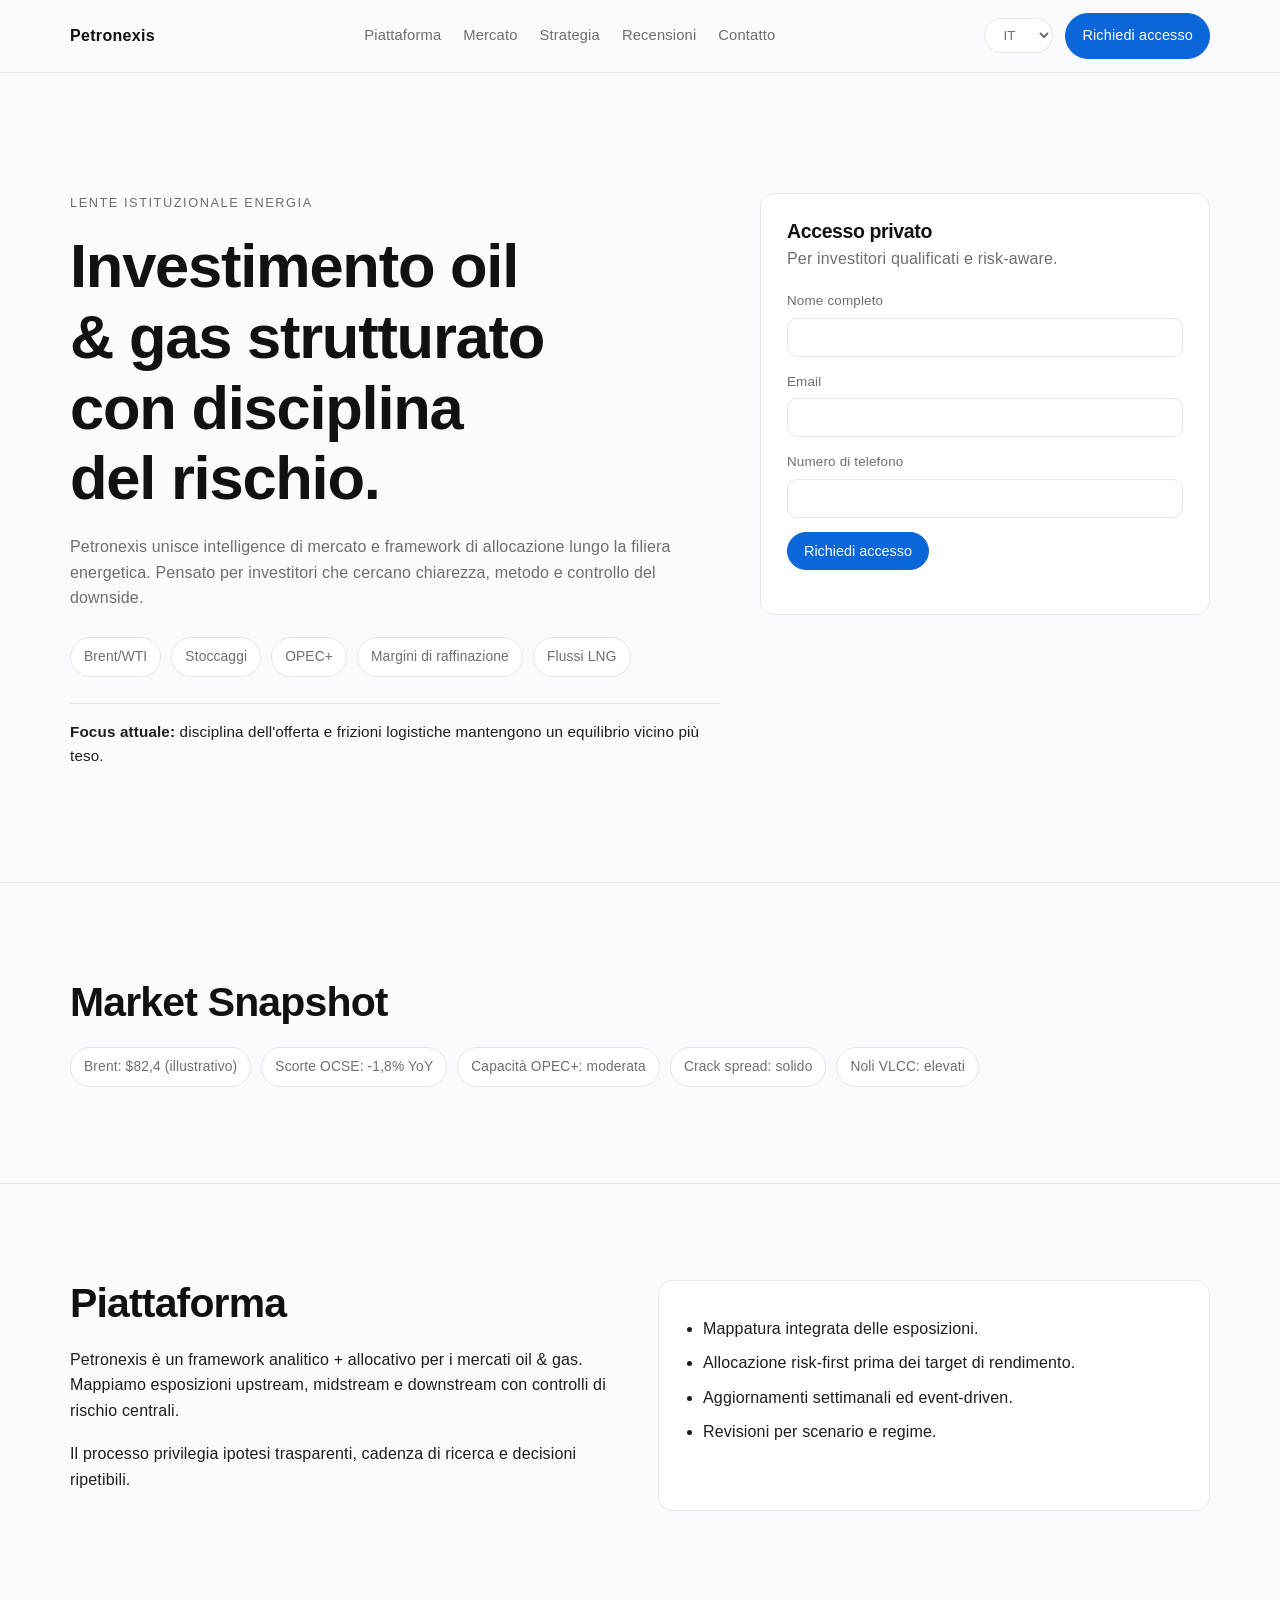
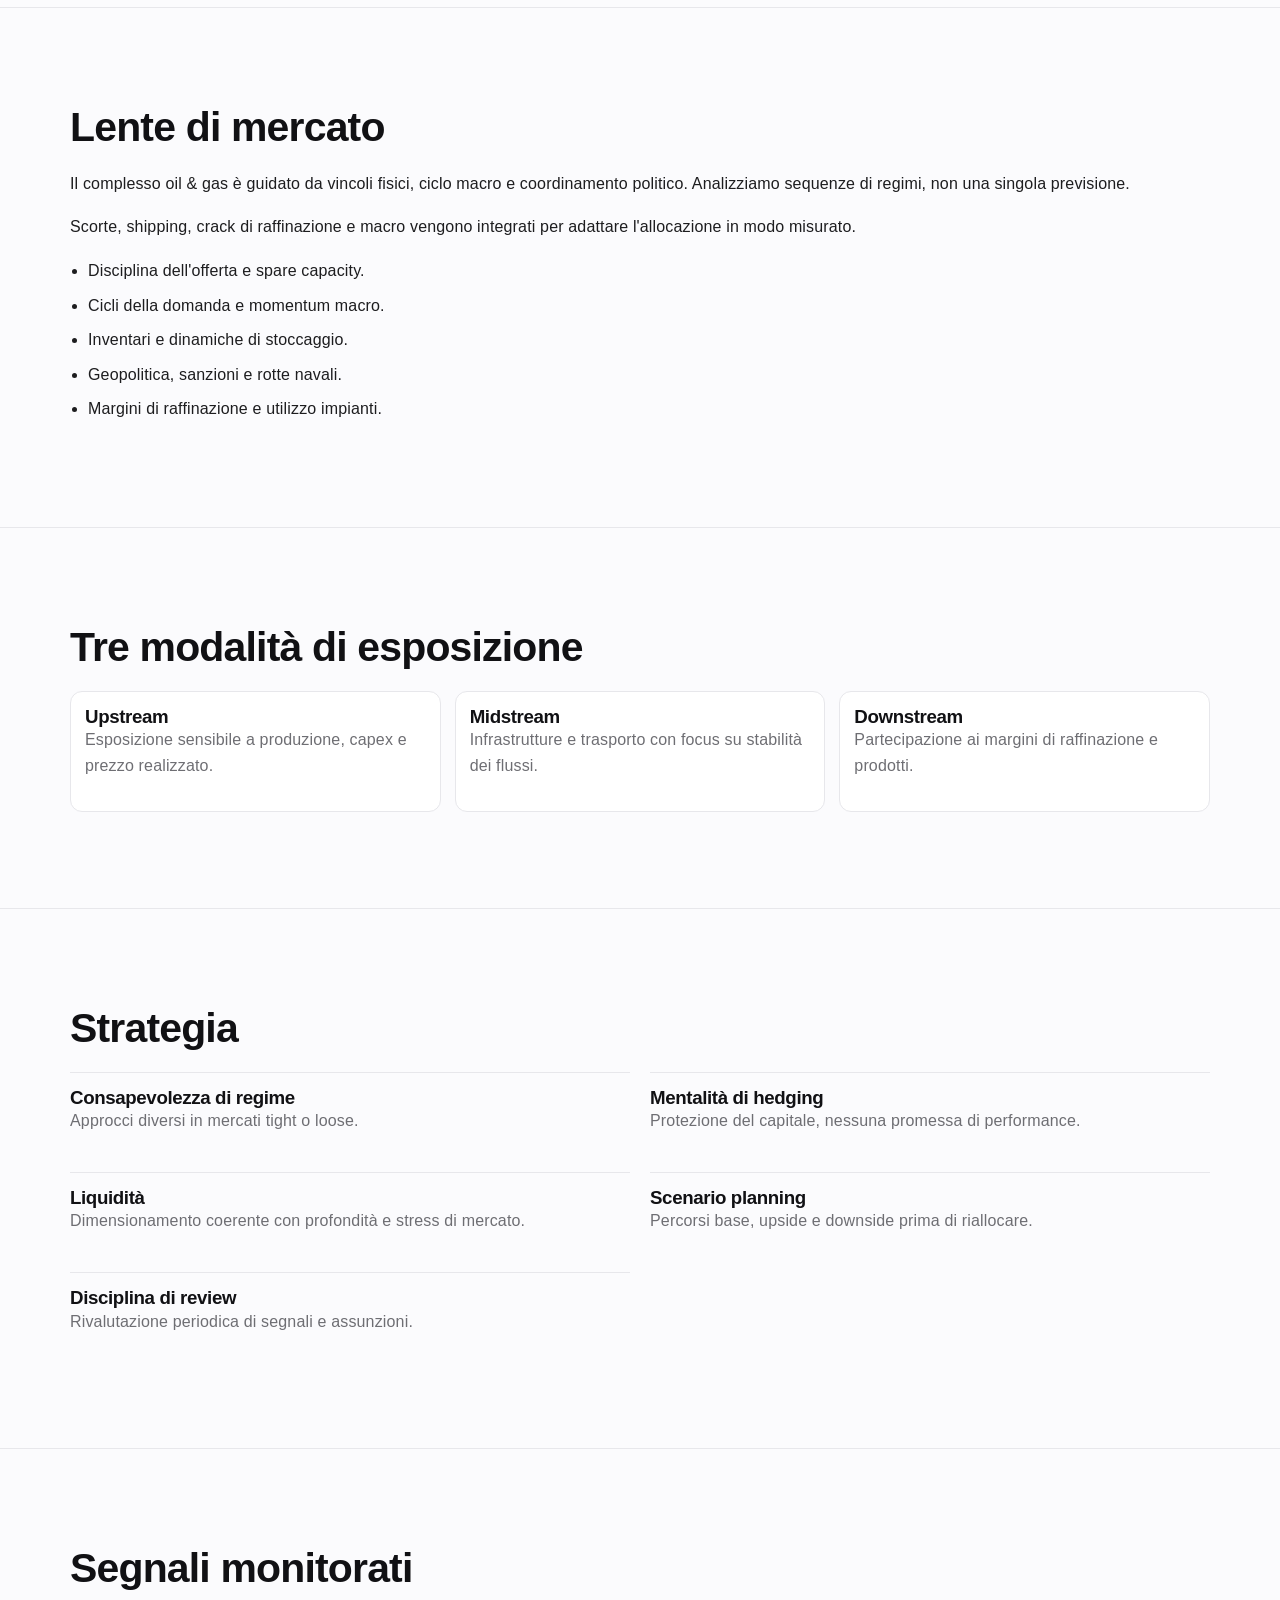
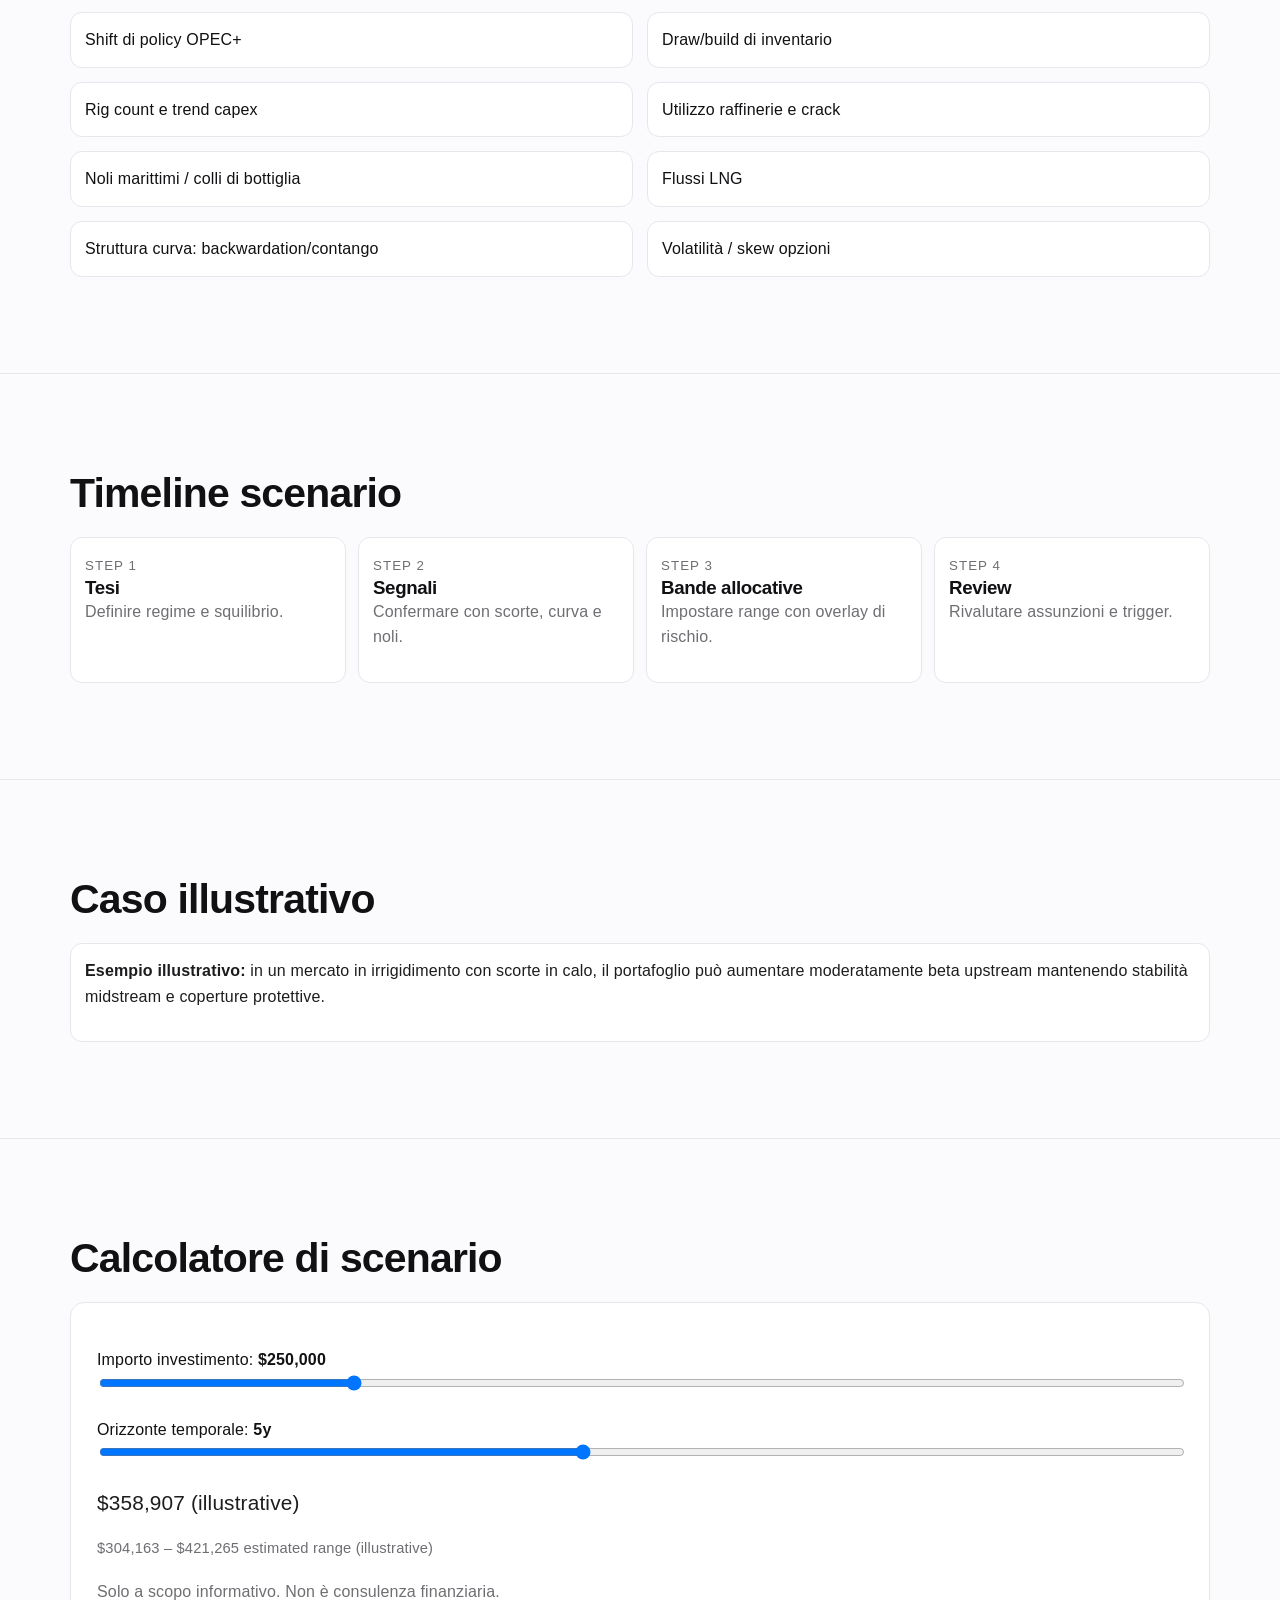
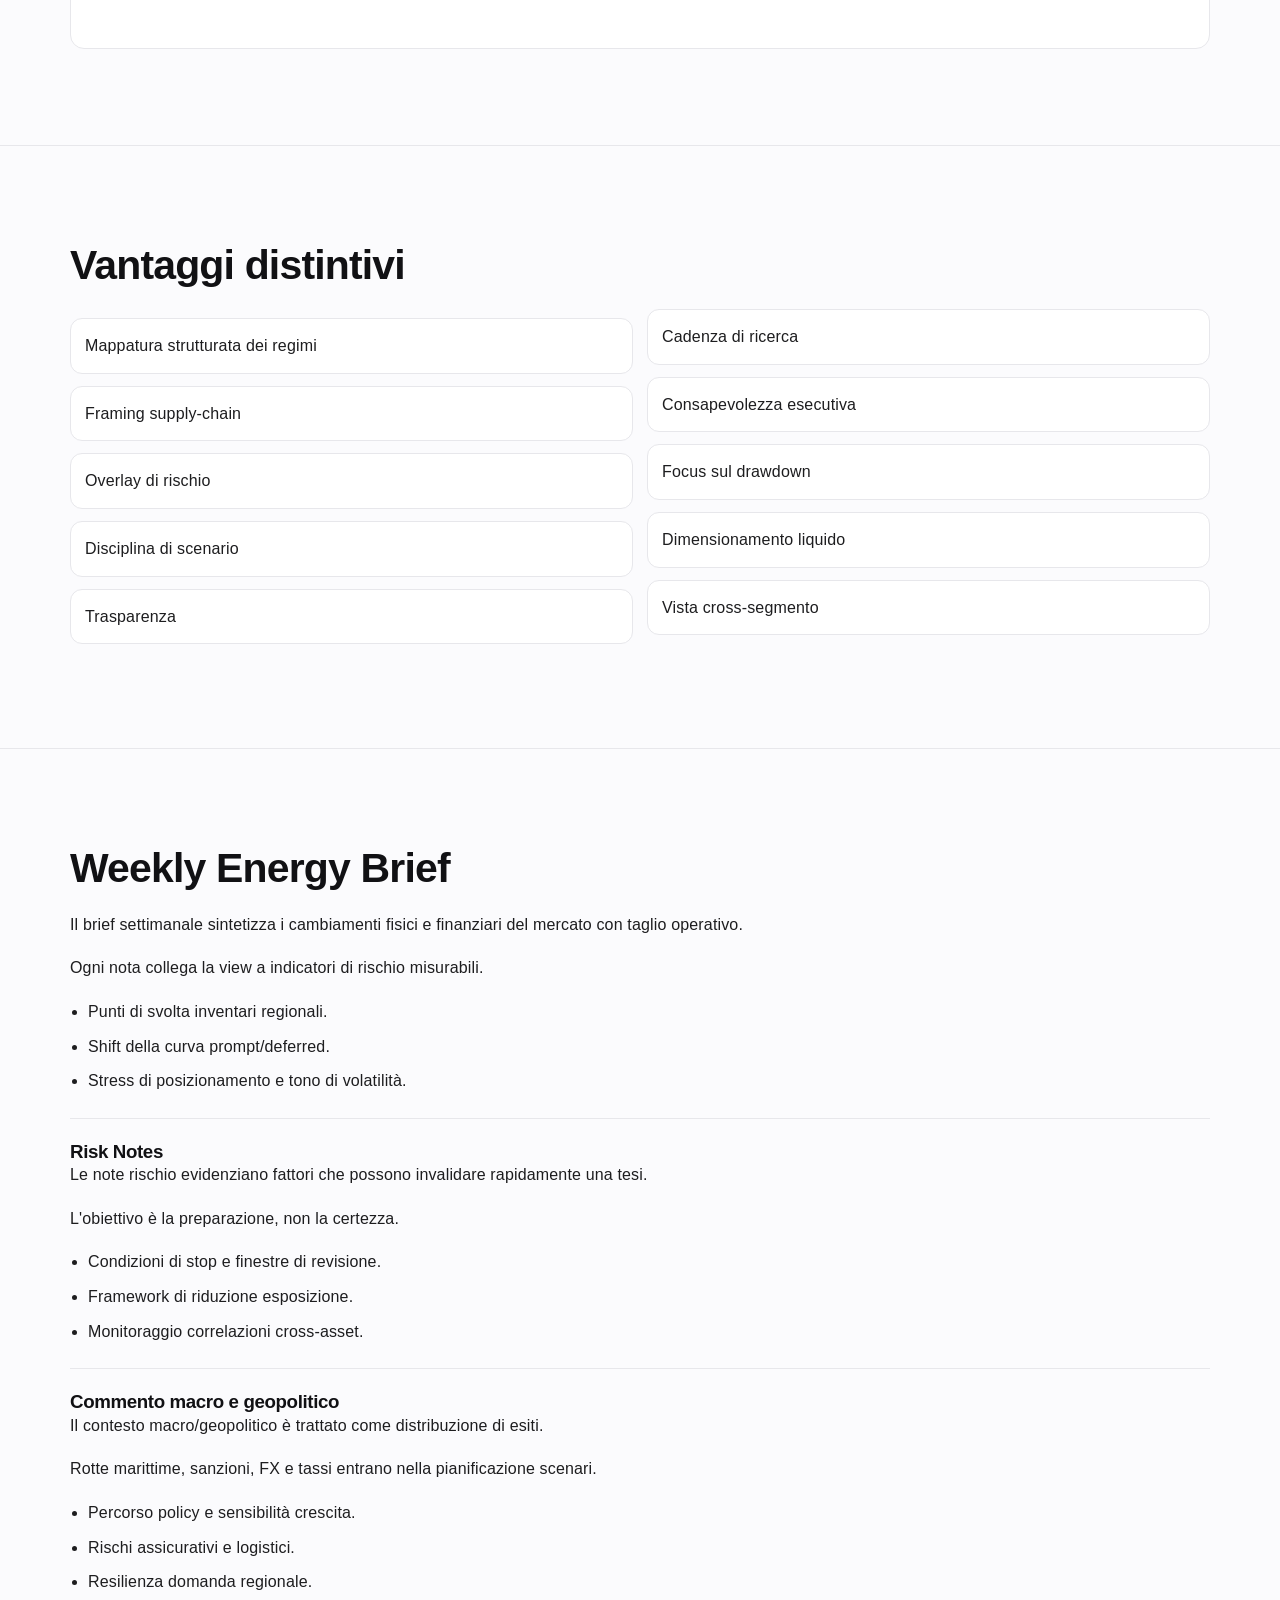
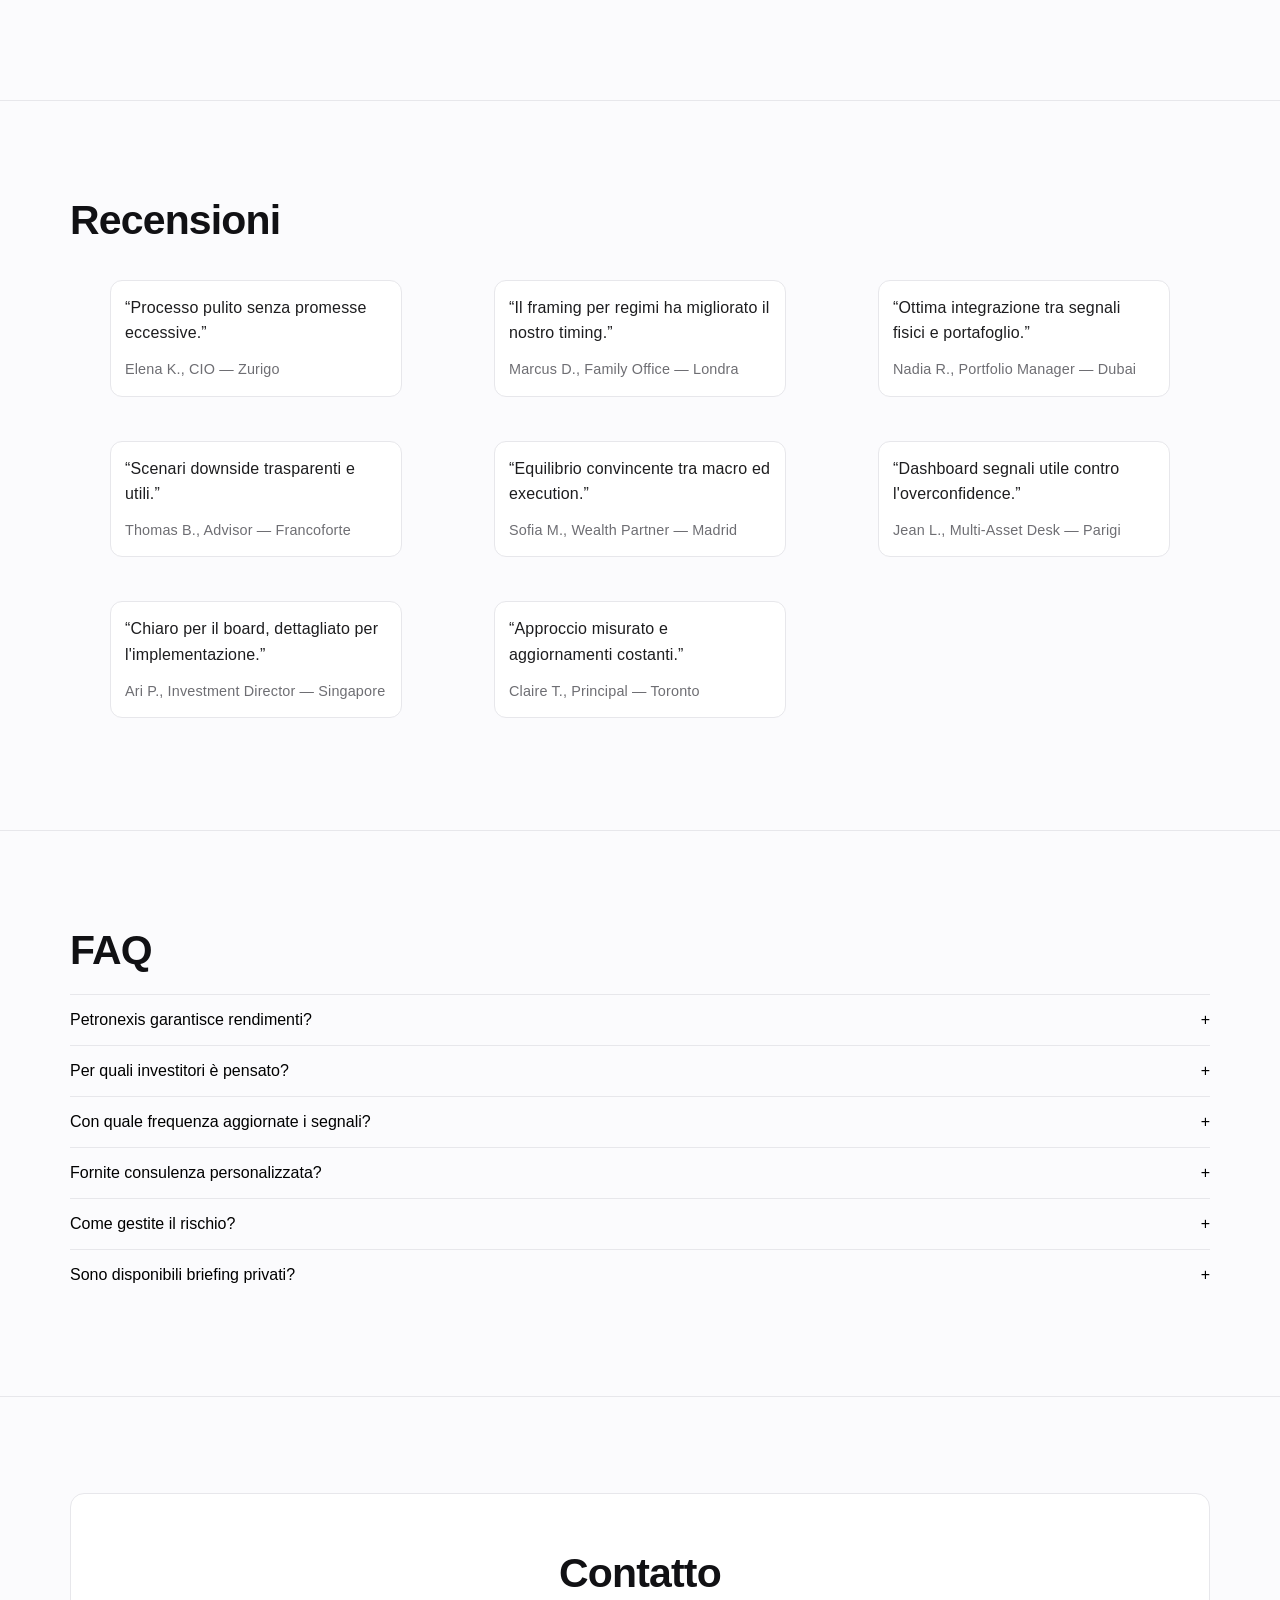
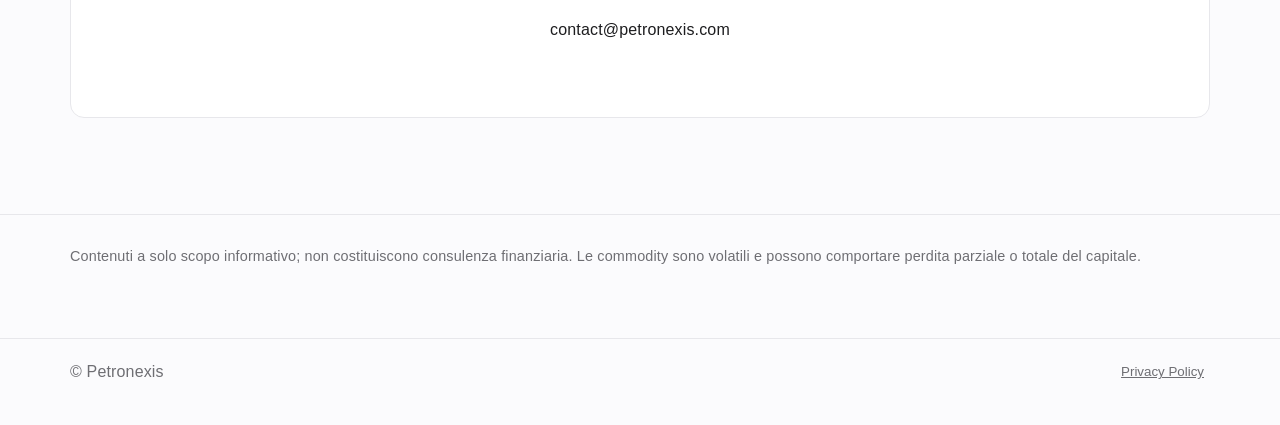
<file: it/index.html>
<!doctype html><html lang="it"><head><meta charset="UTF-8"><meta name="viewport" content="width=device-width, initial-scale=1.0"><meta name="description" content="Petronexis offre un approccio strutturato e prudente agli investimenti oil & gas."><title>Petronexis — Investimenti oil & gas strutturati</title><link rel="stylesheet" href="../assets/styles.css"><script defer src="../assets/main.js"></script><link rel="icon" href="../assets/favicon.svg" type="image/svg+xml"></head><body>
<header class="site-header"><div class="container nav-wrap"><a href="#" class="brand">Petronexis</a><nav class="main-nav"><a href="#platform">Piattaforma</a><a href="#market">Mercato</a><a href="#strategy">Strategia</a><a href="#reviews">Recensioni</a><a href="#contact">Contatto</a></nav><div class="header-actions"><select id="languageSelect" class="lang-select"><option value="../index.html">EN</option><option value="../de/index.html">DE</option><option value="../fr/index.html">FR</option><option value="../es/index.html">ES</option><option value="../it/index.html" selected>IT</option></select><a href="#contact" class="button">Richiedi accesso</a></div></div></header>
<main><section class="hero"><div class="container hero-grid"><div class="reveal"><p class="kicker">Lente istituzionale energia</p><h1>Investimento oil & gas strutturato con disciplina del rischio.</h1><p class="muted">Petronexis unisce intelligence di mercato e framework di allocazione lungo la filiera energetica. Pensato per investitori che cercano chiarezza, metodo e controllo del downside.</p><div class="signal-pills"><span>Brent/WTI</span><span>Stoccaggi</span><span>OPEC+</span><span>Margini di raffinazione</span><span>Flussi LNG</span></div><p class="highlight-line"><strong>Focus attuale:</strong> disciplina dell'offerta e frizioni logistiche mantengono un equilibrio vicino più teso.</p></div><aside class="card form-card reveal"><h3>Accesso privato</h3><p class="muted">Per investitori qualificati e risk-aware.</p><form data-demo-form data-message="Demo form — submission disabled"><label for="name">Nome completo</label><input id="name" type="text" required><label for="email">Email</label><input id="email" type="email" required><label for="phone">Numero di telefono</label><input id="phone" type="tel" required><button class="button" type="submit">Richiedi accesso</button><p class="inline-msg" aria-live="polite"></p></form></aside></div></section>
<section class="separator"><div class="container reveal"><h2>Market Snapshot</h2><div class="snapshot"><span class="snapshot-chip">Brent: $82,4 (illustrativo)</span><span class="snapshot-chip">Scorte OCSE: -1,8% YoY</span><span class="snapshot-chip">Capacità OPEC+: moderata</span><span class="snapshot-chip">Crack spread: solido</span><span class="snapshot-chip">Noli VLCC: elevati</span></div></div></section>
<section id="platform" class="separator"><div class="container two-col reveal"><div><h2>Piattaforma</h2><p>Petronexis è un framework analitico + allocativo per i mercati oil & gas. Mappiamo esposizioni upstream, midstream e downstream con controlli di rischio centrali.</p><p>Il processo privilegia ipotesi trasparenti, cadenza di ricerca e decisioni ripetibili.</p></div><div class="card"><ul><li>Mappatura integrata delle esposizioni.</li><li>Allocazione risk-first prima dei target di rendimento.</li><li>Aggiornamenti settimanali ed event-driven.</li><li>Revisioni per scenario e regime.</li></ul></div></div></section>
<section id="market" class="separator"><div class="container reveal"><h2>Lente di mercato</h2><p>Il complesso oil & gas è guidato da vincoli fisici, ciclo macro e coordinamento politico. Analizziamo sequenze di regimi, non una singola previsione.</p><p>Scorte, shipping, crack di raffinazione e macro vengono integrati per adattare l'allocazione in modo misurato.</p><ul><li>Disciplina dell'offerta e spare capacity.</li><li>Cicli della domanda e momentum macro.</li><li>Inventari e dinamiche di stoccaggio.</li><li>Geopolitica, sanzioni e rotte navali.</li><li>Margini di raffinazione e utilizzo impianti.</li></ul></div></section>
<section class="separator"><div class="container reveal"><h2>Tre modalità di esposizione</h2><div class="exposure"><article><h3>Upstream</h3><p class="muted">Esposizione sensibile a produzione, capex e prezzo realizzato.</p></article><article><h3>Midstream</h3><p class="muted">Infrastrutture e trasporto con focus su stabilità dei flussi.</p></article><article><h3>Downstream</h3><p class="muted">Partecipazione ai margini di raffinazione e prodotti.</p></article></div></div></section>
<section id="strategy" class="separator"><div class="container reveal"><h2>Strategia</h2><div class="subsections"><article><h3>Consapevolezza di regime</h3><p class="muted">Approcci diversi in mercati tight o loose.</p></article><article><h3>Mentalità di hedging</h3><p class="muted">Protezione del capitale, nessuna promessa di performance.</p></article><article><h3>Liquidità</h3><p class="muted">Dimensionamento coerente con profondità e stress di mercato.</p></article><article><h3>Scenario planning</h3><p class="muted">Percorsi base, upside e downside prima di riallocare.</p></article><article><h3>Disciplina di review</h3><p class="muted">Rivalutazione periodica di segnali e assunzioni.</p></article></div></div></section>
<section class="separator"><div class="container reveal"><h2>Segnali monitorati</h2><div class="min-grid"><div>Shift di policy OPEC+</div><div>Draw/build di inventario</div><div>Rig count e trend capex</div><div>Utilizzo raffinerie e crack</div><div>Noli marittimi / colli di bottiglia</div><div>Flussi LNG</div><div>Struttura curva: backwardation/contango</div><div>Volatilità / skew opzioni</div></div></div></section>
<section class="separator"><div class="container reveal"><h2>Timeline scenario</h2><div class="timeline"><div class="step"><small>Step 1</small><h3>Tesi</h3><p class="muted">Definire regime e squilibrio.</p></div><div class="step"><small>Step 2</small><h3>Segnali</h3><p class="muted">Confermare con scorte, curva e noli.</p></div><div class="step"><small>Step 3</small><h3>Bande allocative</h3><p class="muted">Impostare range con overlay di rischio.</p></div><div class="step"><small>Step 4</small><h3>Review</h3><p class="muted">Rivalutare assunzioni e trigger.</p></div></div></div></section>
<section class="separator"><div class="container reveal"><h2>Caso illustrativo</h2><div class="case-block"><p><strong>Esempio illustrativo:</strong> in un mercato in irrigidimento con scorte in calo, il portafoglio può aumentare moderatamente beta upstream mantenendo stabilità midstream e coperture protettive.</p></div></div></section>
<section class="separator"><div class="container reveal"><h2>Calcolatore di scenario</h2><div class="card"><div class="calc-row"><label for="investmentAmount">Importo investimento: <strong id="amountValue"></strong></label><input id="investmentAmount" type="range" min="25000" max="1000000" step="5000" value="250000"></div><div class="calc-row"><label for="timeHorizon">Orizzonte temporale: <strong id="horizonValue"></strong></label><input id="timeHorizon" type="range" min="1" max="10" value="5"></div><p class="output" id="projectionOutput">—</p><p class="range-output" id="rangeOutput">—</p><p class="muted">Solo a scopo informativo. Non è consulenza finanziaria.</p></div></div></section>
<section class="separator"><div class="container reveal"><h2>Vantaggi distintivi</h2><ul class="edge-list"><li>Mappatura strutturata dei regimi</li><li>Framing supply-chain</li><li>Overlay di rischio</li><li>Disciplina di scenario</li><li>Trasparenza</li><li>Cadenza di ricerca</li><li>Consapevolezza esecutiva</li><li>Focus sul drawdown</li><li>Dimensionamento liquido</li><li>Vista cross-segmento</li></ul></div></section>
<section class="separator"><div class="container reveal"><h2>Weekly Energy Brief</h2><p>Il brief settimanale sintetizza i cambiamenti fisici e finanziari del mercato con taglio operativo.</p><p>Ogni nota collega la view a indicatori di rischio misurabili.</p><ul><li>Punti di svolta inventari regionali.</li><li>Shift della curva prompt/deferred.</li><li>Stress di posizionamento e tono di volatilità.</li></ul><div class="long-block"><h3>Risk Notes</h3><p>Le note rischio evidenziano fattori che possono invalidare rapidamente una tesi.</p><p>L'obiettivo è la preparazione, non la certezza.</p><ul><li>Condizioni di stop e finestre di revisione.</li><li>Framework di riduzione esposizione.</li><li>Monitoraggio correlazioni cross-asset.</li></ul></div><div class="long-block"><h3>Commento macro e geopolitico</h3><p>Il contesto macro/geopolitico è trattato come distribuzione di esiti.</p><p>Rotte marittime, sanzioni, FX e tassi entrano nella pianificazione scenari.</p><ul><li>Percorso policy e sensibilità crescita.</li><li>Rischi assicurativi e logistici.</li><li>Resilienza domanda regionale.</li></ul></div></div></section>
<section id="reviews" class="separator"><div class="container reveal"><h2>Recensioni</h2><div class="reviews-grid"><blockquote class="quote"><p>“Processo pulito senza promesse eccessive.”</p><cite>Elena K., CIO — Zurigo</cite></blockquote><blockquote class="quote"><p>“Il framing per regimi ha migliorato il nostro timing.”</p><cite>Marcus D., Family Office — Londra</cite></blockquote><blockquote class="quote"><p>“Ottima integrazione tra segnali fisici e portafoglio.”</p><cite>Nadia R., Portfolio Manager — Dubai</cite></blockquote><blockquote class="quote"><p>“Scenari downside trasparenti e utili.”</p><cite>Thomas B., Advisor — Francoforte</cite></blockquote><blockquote class="quote"><p>“Equilibrio convincente tra macro ed execution.”</p><cite>Sofia M., Wealth Partner — Madrid</cite></blockquote><blockquote class="quote"><p>“Dashboard segnali utile contro l'overconfidence.”</p><cite>Jean L., Multi-Asset Desk — Parigi</cite></blockquote><blockquote class="quote"><p>“Chiaro per il board, dettagliato per l'implementazione.”</p><cite>Ari P., Investment Director — Singapore</cite></blockquote><blockquote class="quote"><p>“Approccio misurato e aggiornamenti costanti.”</p><cite>Claire T., Principal — Toronto</cite></blockquote></div></div></section>
<section class="separator"><div class="container reveal"><h2>FAQ</h2><div class="faq-item"><button class="faq-btn" aria-expanded="false">Petronexis garantisce rendimenti?<span>+</span></button><div class="faq-content"><p>No. Petronexis fornisce framework di ricerca e allocazione.</p></div></div><div class="faq-item"><button class="faq-btn" aria-expanded="false">Per quali investitori è pensato?<span>+</span></button><div class="faq-content"><p>Per investitori disciplinati e sensibili al rischio.</p></div></div><div class="faq-item"><button class="faq-btn" aria-expanded="false">Con quale frequenza aggiornate i segnali?<span>+</span></button><div class="faq-content"><p>Settimanalmente e durante eventi di mercato.</p></div></div><div class="faq-item"><button class="faq-btn" aria-expanded="false">Fornite consulenza personalizzata?<span>+</span></button><div class="faq-content"><p>No. I contenuti sono informativi.</p></div></div><div class="faq-item"><button class="faq-btn" aria-expanded="false">Come gestite il rischio?<span>+</span></button><div class="faq-content"><p>Con bande di scenario, logica di hedging e disciplina di liquidità.</p></div></div><div class="faq-item"><button class="faq-btn" aria-expanded="false">Sono disponibili briefing privati?<span>+</span></button><div class="faq-content"><p>Sì, per controparti qualificate.</p></div></div></div></section>
<section id="contact" class="separator"><div class="container reveal"><div class="card contact-block"><h2>Contatto</h2><p><a href="mailto:contact@petronexis.com">contact@petronexis.com</a></p></div></div></section><section class="disclaimer"><div class="container">Contenuti a solo scopo informativo; non costituiscono consulenza finanziaria. Le commodity sono volatili e possono comportare perdita parziale o totale del capitale.</div></section></main>
<footer><div class="container footer-row"><span>© Petronexis</span><button class="text-btn" data-open-privacy>Privacy Policy</button></div></footer>
<div class="modal" id="privacyModal" role="dialog" aria-modal="true" aria-labelledby="privacyTitle"><div class="modal-card"><div class="modal-top"><h2 id="privacyTitle">Informativa Privacy</h2><button class="close-btn" data-close-privacy aria-label="Chiudi">×</button></div><p>Petronexis raccoglie solo i dati inseriti volontariamente nel modulo demo. In questo sito l'invio è disabilitato.</p><p>In produzione i dati saranno usati solo per comunicazioni investitori e aggiornamenti di servizio. Nessuna vendita dei dati.</p><p>Richieste di correzione o cancellazione: contact@petronexis.com.</p><p>Le informazioni di mercato sono illustrative e non personalizzate.</p></div></div>
</body></html>
</file>
<file: assets/styles.css>
:root {
  --bg: #fbfbfd;
  --surface: #ffffff;
  --text: #111114;
  --muted: #6e6e73;
  --line: #e7e7eb;
  --accent: #0a66d9;
  --accent-hover: #0052b2;
  --radius: 14px;
  --max: 1140px;
}

* {
  box-sizing: border-box;
}

html {
  scroll-behavior: smooth;
}

body {
  margin: 0;
  font-family: -apple-system, BlinkMacSystemFont, "SF Pro Text", "Segoe UI", Roboto, Helvetica, Arial, sans-serif;
  background: var(--bg);
  color: var(--text);
  line-height: 1.6;
  letter-spacing: 0.01em;
}

a {
  color: inherit;
  text-decoration: none;
}

.container {
  width: min(var(--max), 92vw);
  margin: 0 auto;
}

.site-header {
  position: sticky;
  top: 0;
  backdrop-filter: blur(10px);
  background: rgba(251, 251, 253, 0.88);
  border-bottom: 1px solid rgba(231, 231, 235, 0.7);
  z-index: 50;
}

.nav-wrap {
  min-height: 72px;
  display: flex;
  align-items: center;
  justify-content: space-between;
  gap: 20px;
}

.brand {
  font-size: 1rem;
  font-weight: 600;
  letter-spacing: 0.02em;
}

.main-nav {
  display: flex;
  gap: 22px;
  color: var(--muted);
  font-size: 0.92rem;
}

.main-nav a:hover,
.main-nav a:focus-visible {
  color: var(--text);
}

.header-actions {
  display: flex;
  gap: 12px;
  align-items: center;
}

.lang-select {
  border: 1px solid var(--line);
  background: var(--surface);
  border-radius: 999px;
  padding: 8px 14px;
  color: var(--muted);
}

.button {
  border: 1px solid var(--accent);
  background: var(--accent);
  color: #fff;
  padding: 10px 16px;
  border-radius: 999px;
  font-size: 0.9rem;
  font-weight: 500;
  transition: background 0.2s ease;
  cursor: pointer;
}

.button:hover,
.button:focus-visible {
  background: var(--accent-hover);
}

main section {
  padding: 96px 0;
}

.hero {
  padding-top: 120px;
}

.hero-grid {
  display: grid;
  grid-template-columns: 1.3fr 0.9fr;
  gap: 40px;
  align-items: start;
}

.kicker {
  color: var(--muted);
  text-transform: uppercase;
  font-size: 0.8rem;
  letter-spacing: 0.12em;
  margin-bottom: 18px;
}

h1,
h2,
h3,
h4 {
  line-height: 1.15;
  letter-spacing: -0.02em;
  margin: 0;
}

h1 {
  font-size: clamp(2.3rem, 4.8vw, 4.5rem);
  max-width: 14ch;
  margin-bottom: 20px;
}

h2 {
  font-size: clamp(1.7rem, 3.2vw, 2.6rem);
  margin-bottom: 20px;
}

p {
  margin: 0 0 18px;
  color: #1d1d1f;
}

.muted {
  color: var(--muted);
}

.signal-pills {
  display: flex;
  flex-wrap: wrap;
  gap: 10px;
  margin: 26px 0;
}

.signal-pills span,
.snapshot-chip {
  border: 1px solid var(--line);
  background: var(--surface);
  color: var(--muted);
  border-radius: 999px;
  padding: 8px 13px;
  font-size: 0.86rem;
}

.highlight-line {
  border-top: 1px solid var(--line);
  padding-top: 16px;
  font-size: 0.95rem;
}

.card {
  background: var(--surface);
  border: 1px solid var(--line);
  border-radius: var(--radius);
  padding: 26px;
}

.form-card h3 {
  font-size: 1.22rem;
  margin-bottom: 4px;
}

.form-card p {
  margin-bottom: 18px;
}

.form-card label {
  display: block;
  font-size: 0.84rem;
  color: var(--muted);
  margin-bottom: 6px;
}

.form-card input {
  width: 100%;
  padding: 11px 12px;
  border-radius: 10px;
  border: 1px solid var(--line);
  margin-bottom: 14px;
  background: #fff;
}

.inline-msg {
  margin-top: 10px;
  font-size: 0.84rem;
  color: var(--muted);
}

.separator {
  border-top: 1px solid var(--line);
}

.two-col {
  display: grid;
  grid-template-columns: repeat(2, minmax(0, 1fr));
  gap: 36px;
}

ul {
  padding-left: 18px;
  margin: 0;
  color: #1d1d1f;
}

li {
  margin: 9px 0;
}

.subsections {
  display: grid;
  grid-template-columns: repeat(2, minmax(0, 1fr));
  gap: 20px;
}

.subsections article {
  border-top: 1px solid var(--line);
  padding-top: 14px;
}

.min-grid {
  display: grid;
  grid-template-columns: repeat(2, minmax(0, 1fr));
  gap: 14px;
}

.min-grid div,
.edge-list li,
.quote,
.step,
.exposure article,
.case-block {
  border: 1px solid var(--line);
  background: var(--surface);
  border-radius: 12px;
  padding: 14px;
}

.snapshot {
  display: flex;
  flex-wrap: wrap;
  gap: 10px;
}

.exposure {
  display: grid;
  grid-template-columns: repeat(3, minmax(0, 1fr));
  gap: 14px;
}

.timeline {
  display: grid;
  grid-template-columns: repeat(4, minmax(0, 1fr));
  gap: 12px;
}

.step small {
  color: var(--muted);
  text-transform: uppercase;
  letter-spacing: 0.08em;
}

.range-output {
  margin-top: 10px;
  color: var(--muted);
  font-size: 0.92rem;
}

.calc-row {
  margin: 18px 0;
}

.calc-row input[type="range"] {
  width: 100%;
}

.output {
  font-size: 1.3rem;
  margin-top: 10px;
}

.edge-list {
  columns: 2;
  column-gap: 14px;
  list-style: none;
  padding: 0;
}

.edge-list li {
  break-inside: avoid;
  margin-bottom: 12px;
}

.long-block {
  border-top: 1px solid var(--line);
  padding-top: 22px;
  margin-top: 24px;
}

.reviews-grid {
  display: grid;
  grid-template-columns: repeat(3, minmax(0, 1fr));
  gap: 12px;
}

.quote p {
  margin-bottom: 10px;
}

.quote cite {
  color: var(--muted);
  font-style: normal;
  font-size: 0.9rem;
}

.faq-item {
  border-top: 1px solid var(--line);
}

.faq-btn {
  width: 100%;
  padding: 16px 0;
  background: transparent;
  border: 0;
  text-align: left;
  font-size: 1rem;
  display: flex;
  justify-content: space-between;
  align-items: center;
  cursor: pointer;
}

.faq-content {
  max-height: 0;
  overflow: hidden;
  transition: max-height 0.22s ease;
  color: var(--muted);
}

.contact-block {
  text-align: center;
  padding: 56px 24px;
}

.disclaimer {
  border-top: 1px solid var(--line);
  padding: 30px 0 70px;
  color: var(--muted);
  font-size: 0.9rem;
}

footer {
  border-top: 1px solid var(--line);
  padding: 20px 0 40px;
  color: var(--muted);
}

.footer-row {
  display: flex;
  justify-content: space-between;
  align-items: center;
}

.text-btn {
  border: 0;
  background: transparent;
  color: var(--muted);
  text-decoration: underline;
  cursor: pointer;
}

.reveal {
  opacity: 0;
  transform: translateY(12px);
  transition: opacity 0.5s ease, transform 0.5s ease;
}

.reveal.visible {
  opacity: 1;
  transform: translateY(0);
}

.modal {
  position: fixed;
  inset: 0;
  background: rgba(0, 0, 0, 0.35);
  display: none;
  align-items: center;
  justify-content: center;
  padding: 20px;
}

.modal.open {
  display: flex;
}

.modal-card {
  width: min(700px, 95vw);
  max-height: 80vh;
  overflow: auto;
  background: var(--surface);
  border-radius: var(--radius);
  border: 1px solid var(--line);
  padding: 24px;
}

.modal-top {
  display: flex;
  justify-content: space-between;
  align-items: center;
  gap: 12px;
}

.close-btn {
  border: 1px solid var(--line);
  background: #fff;
  border-radius: 999px;
  width: 34px;
  height: 34px;
  cursor: pointer;
}

@media (max-width: 980px) {
  .main-nav {
    display: none;
  }

  .hero-grid,
  .two-col,
  .subsections,
  .exposure,
  .timeline,
  .reviews-grid {
    grid-template-columns: 1fr;
  }

  .edge-list {
    columns: 1;
  }

  .reviews-grid {
    display: flex;
    overflow-x: auto;
    scroll-snap-type: x mandatory;
  }

  .quote {
    min-width: 84%;
    scroll-snap-align: start;
  }
}
</file>
